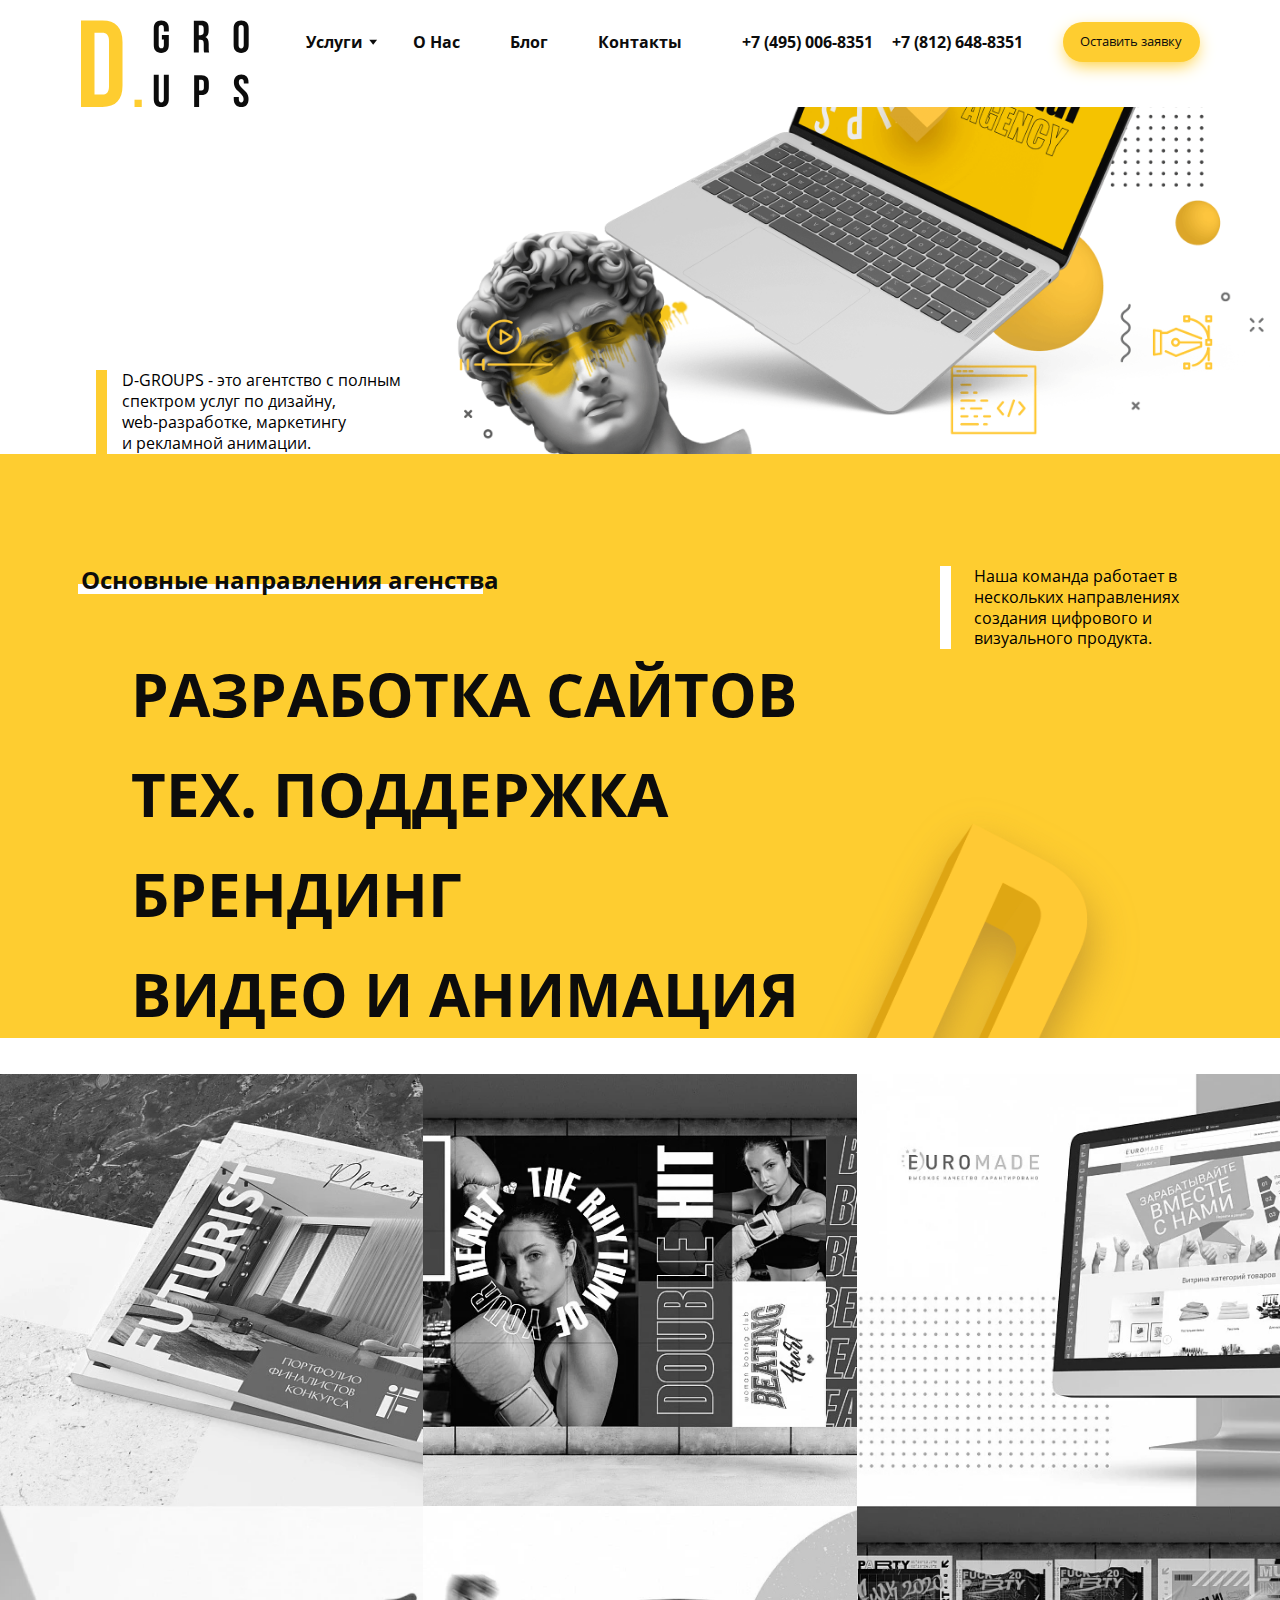
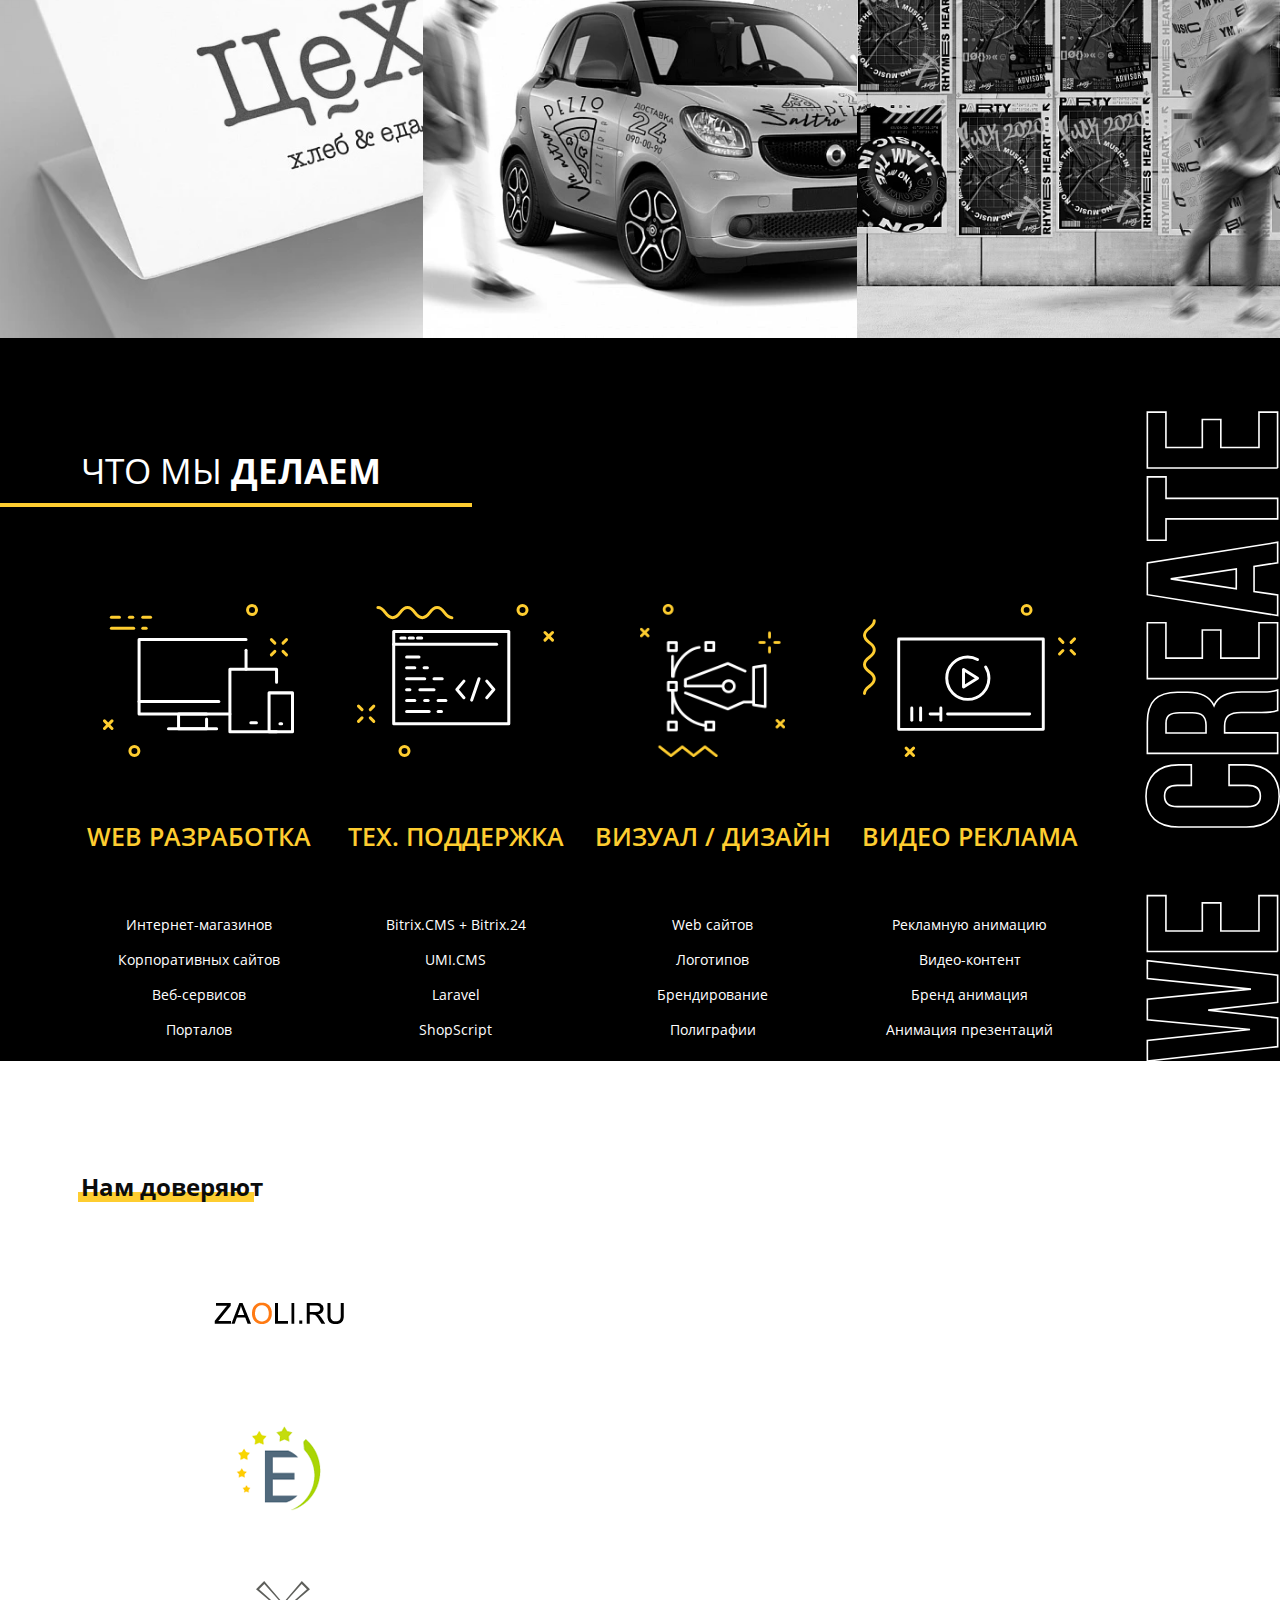
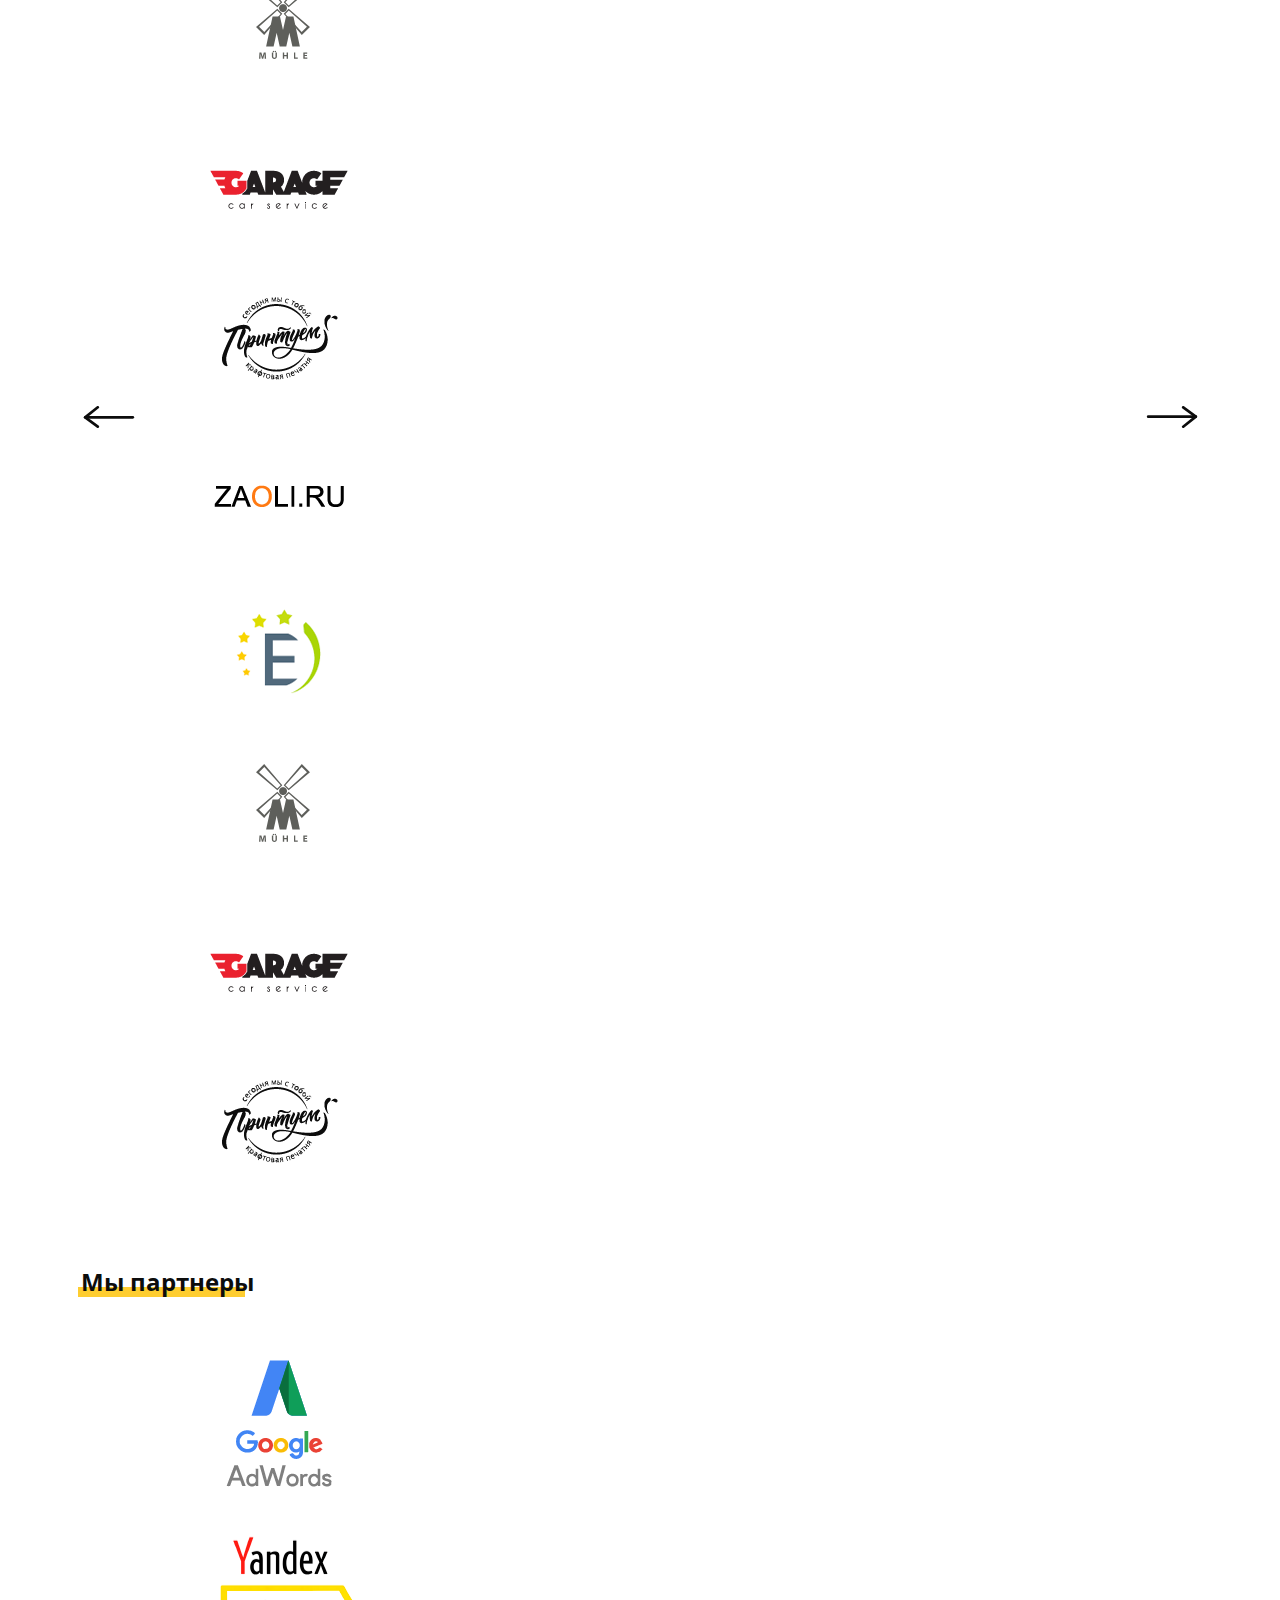
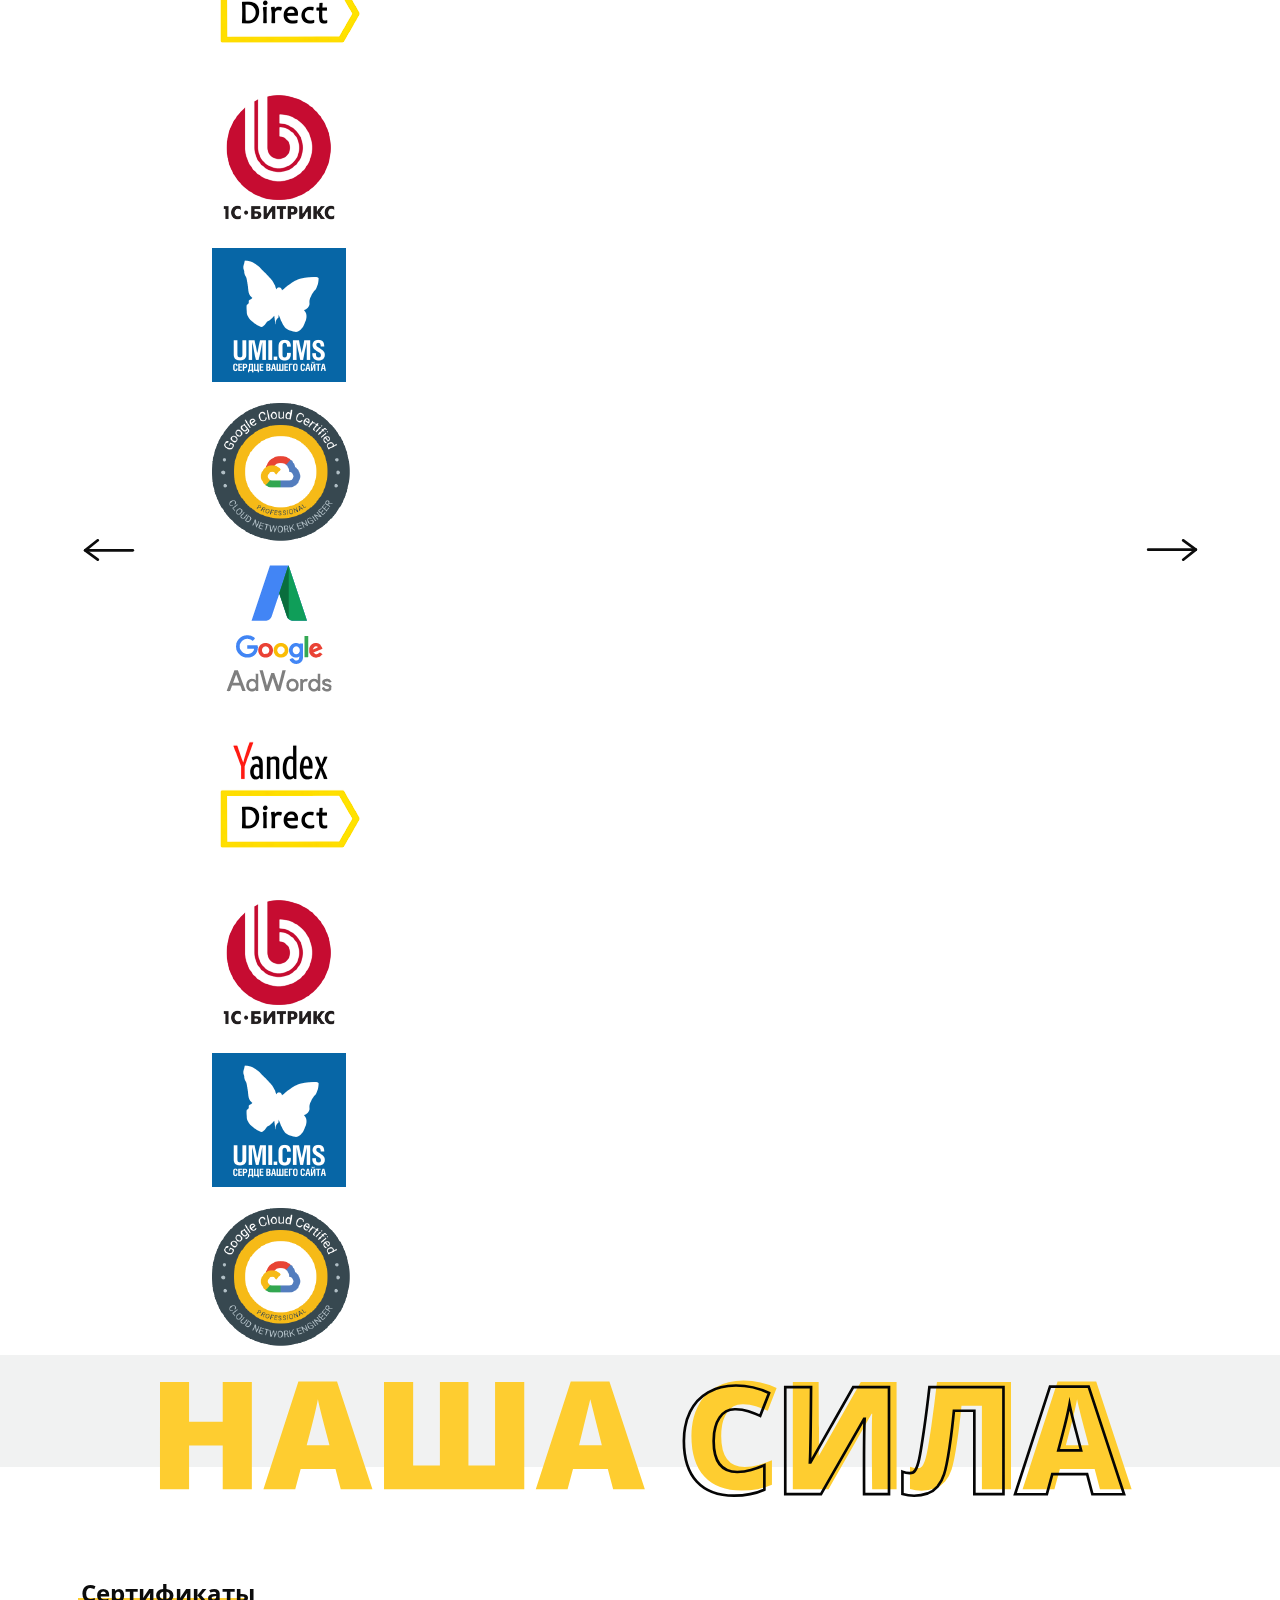
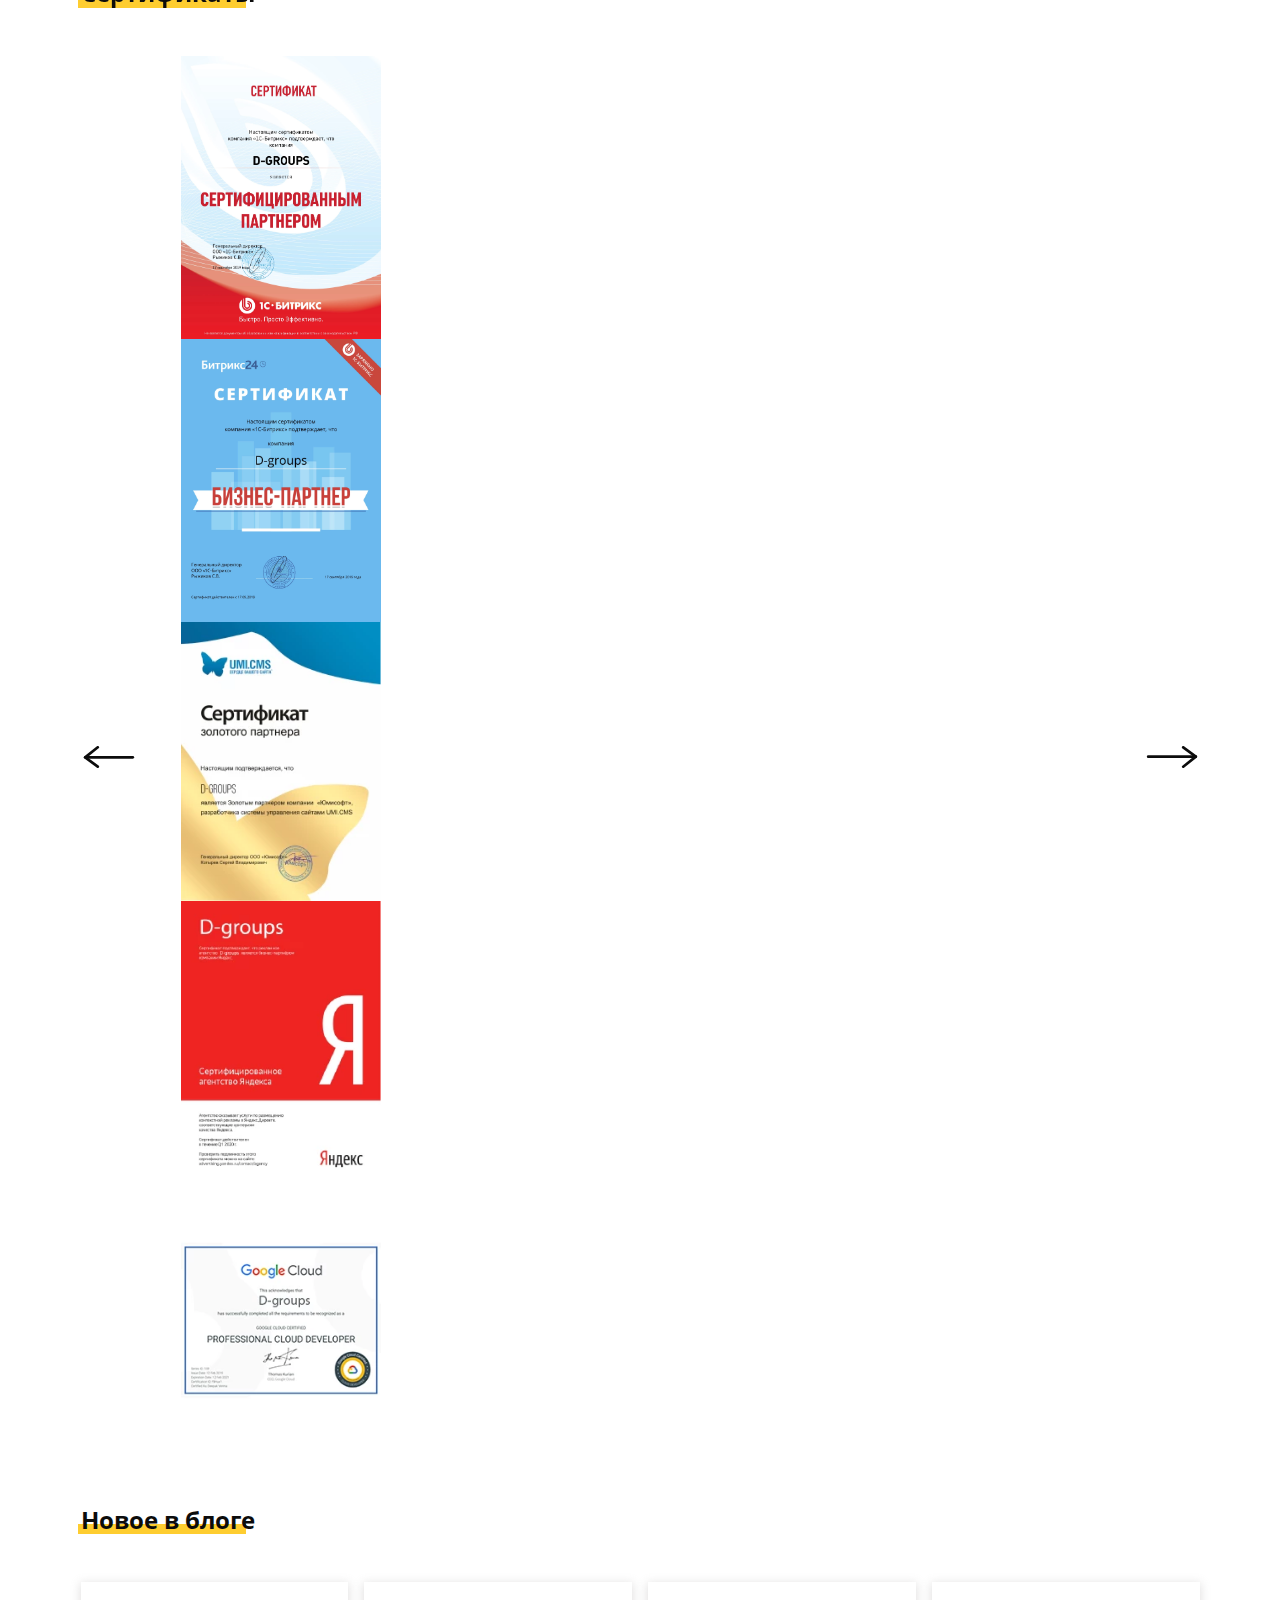
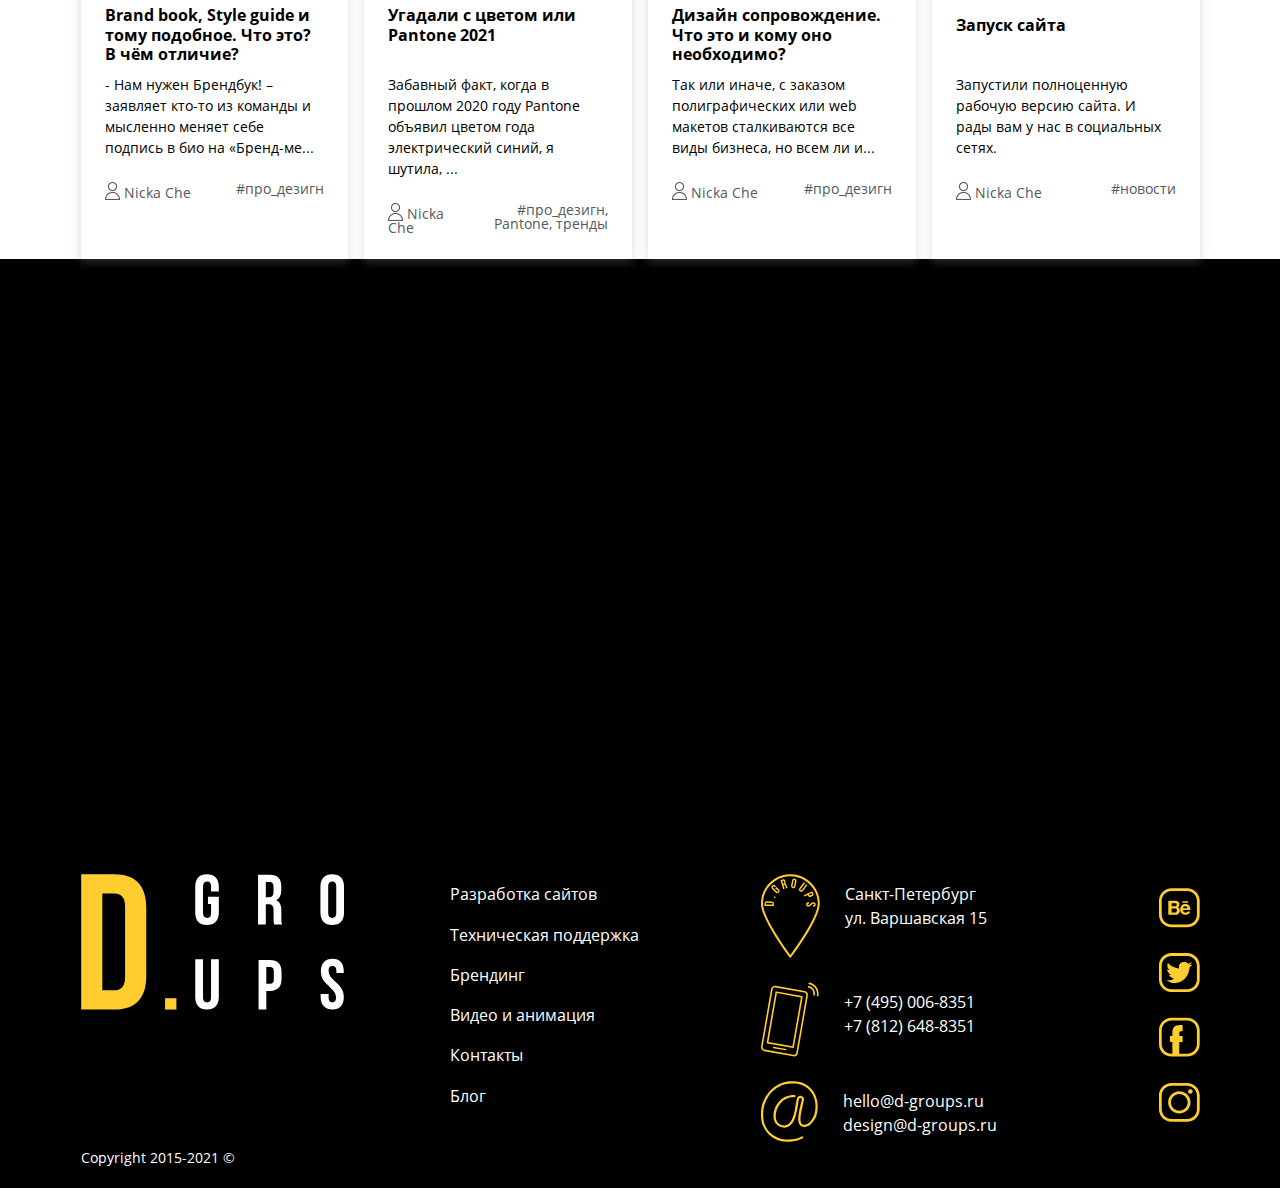
<file: index.html>
<!DOCTYPE html>
<html lang="ru">
<head>
	<meta charset="utf-8">
	<meta name="viewport" content="width=device-width, initial-scale=1.0">
	<meta name="description" content="Мы в компании D-groups занимаемся основными направлениями развития бизнеса клиентов, такими как созданием и поддержкой веб сайтов и реализацию дизайна и брендинга для бизнеса.">
	<link rel="preload" href="assets/fonts/open-sans-v17-vietnamese_latin-ext_latin_greek-ext_greek_cyrillic-ext_cyrillic-regular.woff2" as="font" type="font/woff2" crossorigin>
	<link rel="preload" href="https://d-groups.ru/local/templates/dgroupsNew/assets/fonts/open-sans-v17-vietnamese_latin-ext_latin_greek-ext_greek_cyrillic-ext_cyrillic-600.woff2" as="font" type="font/woff2" crossorigin="anonymous">
	<link rel="preload" href="assets/fonts/open-sans-v17-vietnamese_latin-ext_latin_greek-ext_greek_cyrillic-ext_cyrillic-700.woff2" as="font" type="font/woff2" crossorigin>
	<link rel="stylesheet" href="assets/css/style.css">
	<title>D-groups - разработка и продвижение сайтов, тех поддержка и обслуживание. Дизайн и брендинг бизнеса</title>
</head>
<body>
	<!--Sprite-->
	<svg class="sprite">
		<symbol id="arrow-dropdown" viewBox="0 0 9 6">
			<g><g><path d="M4.826.216L.914 5.172h7.823z"/></g></g>
		</symbol>
		<symbol id="arrow-slider" viewBox="0 0 56.7 24.8">
			<g>
			<polyline class="st0" points="15.7,23.3 1.5,12.8 15.7,1.5 	"/>
			<line class="st0" x1="1.5" y1="12.8" x2="55.2" y2="12.8"/>
			<style>
				.st0{fill:none;stroke-width:3;stroke-linecap:round;stroke-linejoin:round;stroke-miterlimit:10;}
			</style>
			</g>
		</symbol>
	</svg>

	<div class="wrapper">
		<header class="header" id="header">
				<div class="container">
					<div class="row">
						<div class="col-3 col-xxl-3 col-xl-2 col-lg-2">
							<a href="/" class="header__logo logo-nofixed">
								<img src="assets/images/logo.svg" alt="Логотип">
							</a>
							<a href="/" class="header__logo logo-fixed">
								<img src="assets/images/logo-white.svg" alt="Логотип">
							</a>
						</div>
						<div class="col-9 col-xxl-9 col-xl-10 col-lg-10">
							<nav class="header__menu menu">
								<ul class="menu__nav nav">
									<li class="nav__dropdown nav__list">
										<span class="nav__link header__link">Услуги</span>
										<span>
											<svg class="nav__dropdown__arrow">
												<use xlink:href="#arrow-dropdown"></use>
											</svg>
										</span>
										<ul class="nav__dropdown__menu">
											<li><a href="#">Разработка сайтов</a></li>
											<li><a href="#">Поддержка сайтов</a></li>
											<li>
												<a href="#">Дизайн</a>
												<ul class="menu__marker">
													<li><a href="brand.html">Брендинг</a></li>
													<li><a href="#">Поддержка</a></li>
													<li><a href="#">Логотипа</a></li>
													<li><a href="#">Полиграфии</a></li>
												</ul>
											</li>
											<li><a href="video.html">Видео и анимация</a></li>
										</ul>
									</li>
									<li class="nav__list"><a href="#" class="nav__link header__link">О Нас</a></li>
									<li class="nav__list"><a href="blog.html" class="nav__link header__link">Блог</a></li>
									<li class="nav__list"><a href="#" class="nav__link header__link">Контакты</a></li>
								</ul>
								<div class="header__phones phones">
									<a href="tel:+74950068351" class="header__link">+7 (495) 006-8351</a>
									<a href="tel:+78126488351" class="header__link">+7 (812) 648-8351</a>
								</div>
								<div class="header__btn">
									<a href="#" class="btn">Оставить заявку</a>
								</div>
									<div class="burger" id="burger">
									<span class="burger__item"></span>
								</div>
							</nav>
						</div>
					</div>
				</div>
			</header>
			<div class="fullpage" id="fullpage">
				<!--Intro-->
				<div class="block-intro block-intro_p section" id="intro">
					<div class="container">
						<div class="row">
							<div class="col-lg-4 col-md-5 col-sm-9">
								<div class="block-intro__info animated fadeIn delay-1s">
									<div class="block__text block__text-line">
									D-GROUPS - это агентство с полным<br> спектром услуг по дизайну,<br> web-разработке, маркетингу<br> и рекламной анимации.
									</div>
								</div>
							</div>
						</div>
					</div>
					<div class="block-intro__banner">
						<div class="block-intro__notebook">
							<img src="assets/images/intro_index_notebook.png" alt="">
						</div>
						<div class="block-intro__bust animated fadeInRight">
							<img src="assets/images/intro_index_bust.png" alt="">
						</div>
					</div>
				</div>
				<!--/intro-->
				<!--Create-->
				<section class="block-create bg-yellow block section">
					<div class="container relative">
						<div class="block__header">
							<h2 class="block-create__title title">Основные направления агенства</h2>
						</div>
						<ul class="block-create__menu">
							<li><a href="#" class="block-create__link">Разработка сайтов</a></li>
							<li><a href="#" class="block-create__link">Тех. поддержка</a></li>
							<li><a href="brand.html" class="block-create__link">Брендинг</a></li>
							<li><a href="video.html" class="block-create__link">Видео и анимация</a></li>
						</ul>
						<div class="block-create__info block__text block__text-line block__text-line_white">
							Наша команда работает в нескольких направлениях создания цифрового и визуального продукта.
						</div>
						<div class="block-create__letter">
							<img src="assets/images/3d_d.png" alt="">
						</div>
					</div>
				</section>
				<!--/create-->
				<!--Portfolio-->
				<div class="block-portfolio section">
					<div class="row">
						<div class="col-lg-4 col-md-6 col-12">
							<a href="#" class="block-portfolio__item">
								<img src="assets/images/futurist.webp" alt="Дизайн каталога интерьеров для победителей конкурса FUTURIST от RBI">
							</a>
						</div>
						<div class="col-lg-4 col-md-6 col-12">
							<a href="#" class="block-portfolio__item">
								<img src="assets/images/beat.webp" alt="Брендинг Для женского боксерского клуба «HEART BEAT»">
							</a>
						</div>
						<div class="col-lg-4 col-md-6 col-12">
							<a href="#" class="block-portfolio__item">
								<img src="assets/images/euromade.webp" alt="Euro">
							</a>
						</div>
						<div class="col-lg-4 col-md-6 col-12">
							<a href="#" class="block-portfolio__item">
								<img src="assets/images/cex.webp" alt="Логотип Для пекарни с ёмким названием «ЦЕХ»">
							</a>
						</div>
						<div class="col-lg-4 col-md-6 col-12">
							<a href="#" class="block-portfolio__item">
								<img src="assets/images/pezzo.webp" alt="Брендинг для пиццерии «Un altro Pezzo»">
							</a>
						</div>
						<div class="col-lg-4 col-md-6 col-12">
							<a href="#" class="block-portfolio__item">
								<img src="assets/images/party.webp" alt="Мерч бук для закрытой вечеринки 2020">
							</a>
						</div>
					</div>
				</div>
				<!--/portfolio-->
				<!--WeDo-->
				<section class="block block-wedo section">
					<div class="container">
						<h2 class="title-big title-big_line">Что мы <span>делаем</span></h2>
						<div class="block-wedo__content">
							<div class="row">
								<div class="col-lg-3 col-md-6 col-12">
									<div class="block-wedo__item">
										<a href="#">
											<img src="assets/images/icon_web.svg" alt="Web разработка">
										</a>
										<h3><a class="block-wedo__title title-yellow_semibold" href="#"> Web разработка</a></h3>
										<ul class="block-wedo__menu">
											<li><a href="#" class="block-wedo__link">Интернет-магазинов</a></li>
											<li><a href="#" class="block-wedo__link">Корпоративных сайтов</a></li>
											<li><a href="#" class="block-wedo__link">Веб-сервисов</a></li>
											<li><a href="#" class="block-wedo__link">Порталов</a></li>
										</ul>
									</div><!--/block-wedo__item-->
								</div>
								<div class="col-lg-3 col-md-6 col-12">
									<div class="block-wedo__item">
										<a href="#">
											<img src="assets/images/icon_teh.svg" alt="Тех. поддержка">
										</a>
										<h3><a class="block-wedo__title title-yellow_semibold" href="#">Тех. поддержка</a></h3>
										<ul class="block-wedo__menu">
											<li><a href="#" class="block-wedo__link">Bitrix.CMS + Bitrix.24</a></li>
											<li><a href="#" class="block-wedo__link">UMI.CMS</a></li>
											<li><a href="#" class="block-wedo__link">Laravel</a></li>
											<li><a href="#" class="block-wedo__link">ShopScript</a></li>
										</ul>
									</div><!--/block-wedo__item-->
								</div>
								<div class="col-lg-3 col-md-6 col-12">
									<div class="block-wedo__item">
										<a href="#">
											<img src="assets/images/icon_design.svg" alt="Визуал / Дизайн">
										</a>
										<h3><a class="block-wedo__title title-yellow_semibold" href="#"> Визуал / Дизайн</a></h3>
										<ul class="block-wedo__menu">
											<li><a href="#" class="block-wedo__link">Web сайтов</a></li>
											<li><a href="#" class="block-wedo__link">Логотипов</a></li>
											<li><a href="#" class="block-wedo__link">Брендирование</a></li>
											<li><a href="#" class="block-wedo__link">Полиграфии</a></li>
										</ul>
									</div><!--/block-wedo__item-->
								</div>
								<div class="col-lg-3 col-md-6 col-12">
									<div class="block-wedo__item">
										<a href="#">
											<img src="assets/images/icon_video.svg" alt="Видео реклама">
										</a>
										<h3><a class="block-wedo__title title-yellow_semibold" href="#">Видео реклама</a></h3>
										<ul class="block-wedo__menu">
											<li><a href="#" class="block-wedo__link">Рекламную анимацию</a></li>
											<li><a href="#" class="block-wedo__link">Видео-контент</a></li>
											<li><a href="#" class="block-wedo__link">Бренд анимация</a></li>
											<li><a href="#" class="block-wedo__link">Анимация презентаций</a></li>
										</ul>
									</div><!--/block-wedo__item-->
								</div>
							</div>
						</div>
					</div>
				</section>
				<!--/weDo-->
				<!--Trust-->
				<section class="block block-trust section">
					<div class="container">
						<div class="block-trust__slider block-trust__slider_clients">
							<h2 class="title title-line_yellow">Нам доверяют</h2>
							<div class="slider__block">
								<div class="slider-trust slider-trust_clients">
									<div class="slider-trust__wrapper">
										<div class="slider-trust__item">
											<img src="assets/images/zaoli.png" alt="">
										</div>
									</div>
									<div class="slider-trust__wrapper">
										<div class="slider-trust__item">
											<img src="assets/images/euro.png" alt="">
										</div>
									</div>
									<div class="slider-trust__wrapper">
										<div class="slider-trust__item">
											<img src="assets/images/muh.png" alt="">
										</div>
									</div>
									<div class="slider-trust__wrapper">
										<div class="slider-trust__item">
											<img src="assets/images/garage.png" alt="">
										</div>
									</div>
									<div class="slider-trust__wrapper">
										<div class="slider-trust__item">
											<img src="assets/images/printuem.png" alt="">
										</div>
									</div>
									<div class="slider-trust__wrapper">
										<div class="slider-trust__item">
											<img src="assets/images/zaoli.png" alt="">
										</div>
									</div>
									<div class="slider-trust__wrapper">
										<div class="slider-trust__item">
											<img src="assets/images/euro.png" alt="">
										</div>
									</div>
									<div class="slider-trust__wrapper">
										<div class="slider-trust__item">
											<img src="assets/images/muh.png" alt="">
										</div>
									</div>
									<div class="slider-trust__wrapper">
										<div class="slider-trust__item">
											<img src="assets/images/garage.png" alt="">
										</div>
									</div>
									<div class="slider-trust__wrapper">
										<div class="slider-trust__item">
											<img src="assets/images/printuem.png" alt="">
										</div>
									</div>
								</div><!--/slider-trust-->
								<div class="arrows">
									<svg class="slider__arrow slider__arrow-prev slider-clients__arrow-prev">
										<use xlink:href="#arrow-slider"></use>
									</svg>
									<svg class="slider__arrow slider__arrow-next slider-clients__arrow-next">
										<use xlink:href="#arrow-slider"></use>
									</svg>
								</div>
							</div>
						</div><!--/block-trust__slider-->
						<div class="block-trust__slider block-trust__slider_partners">
							<h2 class="title title-line_yellow">Мы партнеры</h2>
							<div class="slider__block slider__block_partners">
								<div class="slider-trust slider-trust_partners">
									<div class="slider-trust__wrapper">
										<div class="slider-trust__item">
											<img src="assets/images/google.png" alt="">
										</div>
									</div>
									<div class="slider-trust__wrapper">
										<div class="slider-trust__item">
											<img src="assets/images/yandex.png" alt="">
										</div>
									</div>
									<div class="slider-trust__wrapper">
										<div class="slider-trust__item">
											<img src="assets/images/bitrix.png" alt="">
										</div>
									</div>
									<div class="slider-trust__wrapper">
										<div class="slider-trust__item">
											<img src="assets/images/umi.png" alt="">
										</div>
									</div>
									<div class="slider-trust__wrapper">
										<div class="slider-trust__item">
											<img src="assets/images/cloud.png" alt="">
										</div>
									</div>
									<div class="slider-trust__wrapper">
										<div class="slider-trust__item">
											<img src="assets/images/google.png" alt="">
										</div>
									</div>
									<div class="slider-trust__wrapper">
										<div class="slider-trust__item">
											<img src="assets/images/yandex.png" alt="">
										</div>
									</div>
									<div class="slider-trust__wrapper">
										<div class="slider-trust__item">
											<img src="assets/images/bitrix.png" alt="">
										</div>
									</div>
									<div class="slider-trust__wrapper">
										<div class="slider-trust__item">
											<img src="assets/images/umi.png" alt="">
										</div>
									</div>
									<div class="slider-trust__wrapper">
										<div class="slider-trust__item">
											<img src="assets/images/cloud.png" alt="">
										</div>
									</div>
								</div><!--/slider-trust-->
								<div class="arrows">
									<svg class="slider__arrow slider__arrow-prev slider-partners__arrow-prev">
										<use xlink:href="#arrow-slider"></use>
									</svg>
									<svg class="slider__arrow slider__arrow-next slider-partners__arrow-next">
										<use xlink:href="#arrow-slider"></use>
									</svg>
								</div>
							</div>
						</div><!--/block-trust__slider-->
						<div class="scroll"></div>
					</div>
				</section>
				<!--/trust-->
				<!--Power-->
				<section class="block block-power section bg-gray" id="power">
					<div class="container">
						<div class="block-power__content power-block">
							
								<img class="block-power__images" src="assets/images/power_1.svg" alt="">
							
							<div class="block-power__images block-power__decor block-power__decor-dash">
								<img src="assets/images/power_2.svg" alt="">
							</div>
							<div class="block-power__images block-power__decor block-power__decor-icon">
								<img src="assets/images/power_4.svg" alt="">
							</div>
							<div class="block-power__images block-power__decor block-power__decor-words">
								<img src="assets/images/power_3.svg" alt="">
							</div>
						</div>
					</div>
				</section>
				<!--/power-->

				<section class="block section">
					<div class="container">
						<div class="block__slider block__slider_index">
							<h2 class="title title-line_yellow">Сертификаты</h2>
							<div class="slider__block">
								<div class="slider-certificates">
									<div class="slider-certificates__wrapper">
										<div class="slider-certificates__item">
											<img src="assets/images/certificate-bitrix_01.webp" alt="">
										</div>
									</div>
									<div class="slider-certificates__wrapper">
										<div class="slider-certificates__item">
											<img src="assets/images/certificate-bitrix_02.webp" alt="">
										</div>
									</div>
									<div class="slider-certificates__wrapper">
										<div class="slider-certificates__item">
											<img src="assets/images/certificate-umi.webp" alt="">
										</div>
									</div>
									<div class="slider-certificates__wrapper">
										<div class="slider-certificates__item">
											<img src="assets/images/certificate-yandex.webp" alt="">
										</div>
									</div>
									<div class="slider-certificates__wrapper">
										<div class="slider-certificates__item">
											<img src="assets/images/certificate-cloud.webp" alt="">
										</div>
									</div>
								</div><!--/slider-certificates-->
								<div class="arrows">
									<svg class="slider__arrow slider__arrow-prev slider-certificates__arrow-prev">
										<use xlink:href="#arrow-slider"></use>
									</svg>
									<svg class="slider__arrow slider__arrow-next slider-certificates__arrow-next">
										<use xlink:href="#arrow-slider"></use>
									</svg>
								</div>
							</div>
						</div><!--/block__slider-->
						<div class="block__news news">
							<h2 class="title title-line_yellow">Новое в блоге</h2>
							<div class="block__news__content news__content">
								<div class="news__col">
									<div class="news__item">
										<h3><a class="news__title" href="#">Brand book, Style guide и тому подобное. Что это? В чём отличие?</a></h3>
										<div class="news__anons">
										 - Нам нужен Брендбук! – заявляет кто-то из команды и мысленно меняет себе подпись в био на «Бренд-ме... 
										</div>
										<div class="news__info">
											<div class="new__autor">
												<img src="assets/images/author.webp" alt="">
												<span>Nicka Che</span>
											</div>
											<div class="news__tags">#про_дезигн</div>
										</div>
									</div><!--/news__item-->
								</div>
								<div class="news__col">
									<div class="news__item">
										<h3><a class="news__title" href="#">Угадали с цветом или Pantone 2021</a></h3>
										<div class="news__anons">
										 Забавный факт, когда в прошлом 2020 году Pantone объявил цветом года электрический синий, я шутила, ...
										</div>
										<div class="news__info">
											<div class="new__autor">
												<img src="assets/images/author.webp" alt="">
												<span>Nicka Che</span>
											</div>
											<div class="news__tags">#про_дезигн, Pantone, тренды</div>
										</div>
									</div><!--/news__item-->
								</div>
								<div class="news__col">
									<div class="news__item">
										<h3><a class="news__title" href="#">Дизайн сопровождение. Что это и кому оно необходимо?</a></h3>
										<div class="news__anons">
										Так или иначе, с заказом полиграфических или web макетов сталкиваются все виды бизнеса, но всем ли и...
										</div>
										<div class="news__info">
											<div class="new__autor">
												<img src="assets/images/author.webp" alt="">
												<span>Nicka Che</span>
											</div>
											<div class="news__tags">#про_дезигн</div>
										</div>
									</div><!--/news__item-->
								</div>
								<div class="news__col">
									<div class="news__item">
										<h3><a class="news__title news__title_short" href="#">Запуск сайта</a></h3>
										<div class="news__anons">
										Запустили полноценную рабочую версию сайта. И рады вам у нас в социальных сетях.
										</div>
										<div class="news__info">
											<div class="new__autor">
												<img src="assets/images/author.webp" alt="">
												<span>Nicka Che</span>
											</div>
											<div class="news__tags">#новости</div>
										</div>
									</div><!--/news__item-->
								</div>
							</div><!--/news__block-->
						</div>
					</div>
				</section>

				<!--Footer-->
				<footer class="footer section">
					<div class="footer__inner">
						<div class="map-block">
							<iframe src="https://yandex.ru/map-widget/v1/?um=constructor%3A7e0213c07e7f49e4aed4ea2635091c2e552f78369f2253c221537f27af4eb2f7&amp;source=constructor" width="100%" height="100%" frameborder="0"></iframe>
						</div>
						<div class="footer__content">
							<div class="container container-footer">
								<div class="row">
									<div class="col-xl-3 col-lg-2 col-md-2 col-12">
										<a href="/" class="footer__logo">
											<img src="assets/images/logo-white.svg" alt="лого">
										</a>
									</div>
									<div class="col-xxl-2 col-1 footer__freeplace"></div>
									<div class="col-xl-2 col-lg-3 col-md-3 col-5 p-md-0">
										<div class="footer__menu">
											<div class="footer__menu__column">
											<a href="#" class="footer__text footer__link">Разработка сайтов</a>
											<a href="#" class="footer__text footer__link">Техническая поддержка</a>
											<a href="brand.html" class="footer__text footer__link">Брендинг</a>
											<a href="video.html" class="footer__text footer__link">Видео и анимация</a>
										</div>
										<div class="footer__menu__column">
											<a href="#" class="footer__text footer__link">Контакты</a>
											<a href="blog.html" class="footer__text footer__link">Блог</a>
										</div>
										</div>
									</div>
									<div class="col-1 footer__freeplace"></div>
									<div class="col-xxl-3 col-lg-4 col-md-4 col-7">
										<div class="footer__about">
											<div class="footer__icon">
												<img src="assets/images/pin.svg" alt="иконка локации">
											</div>
											<div class="footer__text footer__info">Санкт-Петербург<br>ул. Варшавская 15</div>
										</div>
										<div class="footer__about">
											<div class="footer__icon footer__icon-phone">
												<img src="assets/images/phone.svg" alt="иконка телефона">
											</div>
											<div class="footer__info">
												<a href="tel:+74950068351" class="footer__text footer__link">+7 (495) 006-8351</a>
												<a href="tel:+78126488351" class="footer__text footer__link">+7 (812) 648-8351</a>
											</div>
										</div>
										<div class="footer__about">
											<div class="footer__icon">
												<img src="assets/images/mail.svg" alt="иконка почты">
											</div>
											<div class="footer__info">
												<a href="mailto:hello@d-groups.ru" class="footer__text footer__link">hello@d-groups.ru</a>
												<a href="mailto:dev@d-groups.ru" class="footer__text footer__link">design@d-groups.ru</a>
											</div>
										</div>
									</div>
									<div class="col-md-1 col-12">
										<div class="footer__social">
											<a href="#" class="footer__icon-social" target="blank">
												<img src="assets/images/behance.svg" alt="behance">
											</a>
											<a href="#" class="footer__icon-social" target="blank">
												<img src="assets/images/twitter.svg" alt="twitter">
											</a>
											<a href="#" class="footer__icon-social" target="blank">
												<img src="assets/images/facebook.svg" alt="facebook">
											</a>
											<a href="#" class="footer__icon-social" target="blank">
												<img src="assets/images/instagram.svg" alt="instagram">
											</a>
										</div>
									</div>
									<div class="col-12">
										<div class="footer__copyright footer__text">Copyright 2015-2021 ©</div>
									</div>
								</div>
							</div>
						</div>
					</div>
				</footer>
				<!--/footer-->
			</div>
			<nav class="header__menu_mobile">
										<ul class="pl-0">
											<li>
												<span class="nav__link header__link">Услуги:</span>
												<ul>
													<li class="menu__dots"><a class="nav__link header__link" href="#">Разработка сайтов</a></li>
													<li class="menu__dots"><a class="nav__link header__link" href="#">Поддержка сайтов</a></li>
													<li class="menu__dots">
														<a class="nav__link header__link" href="#">Дизайн</a>
														<ul class="menu__marker">
															<li><a class="header__link" href="brand.html">Брендинг</a></li>
															<li><a class="header__link" href="#">Поддержка</a></li>
															<li><a class="header__link" href="#">Логотипа</a></li>
															<li><a class="header__link" href="#">Полиграфии</a></li>
														</ul>
													</li>
													<li class="menu__dots"><a class="nav__link header__link" href="video.html">Видео и анимация</a></li>
												</ul>
											</li>
											<li><a href="#" class="nav__link header__link">О Нас</a></li>
											<li><a href="blog.html" class="nav__link header__link">Блог</a></li>
											<li><a href="#" class="nav__link header__link">Контакты</a></li>
										</ul>
										<div class="header__btn_mobile">
											<a href="#" class="btn">Оставить заявку</a>
										</div>
									</div>
			</nav>


	<script src="assets/js/jquery-3.6.0.min.js"></script>
	<script src="assets/js/slick.min.js"></script>
	<script src="https://alvarotrigo.com/fullPage/fullpage.min.js"></script>
	<script src="assets/js/script.js"></script>
</body>
</html>
</file>
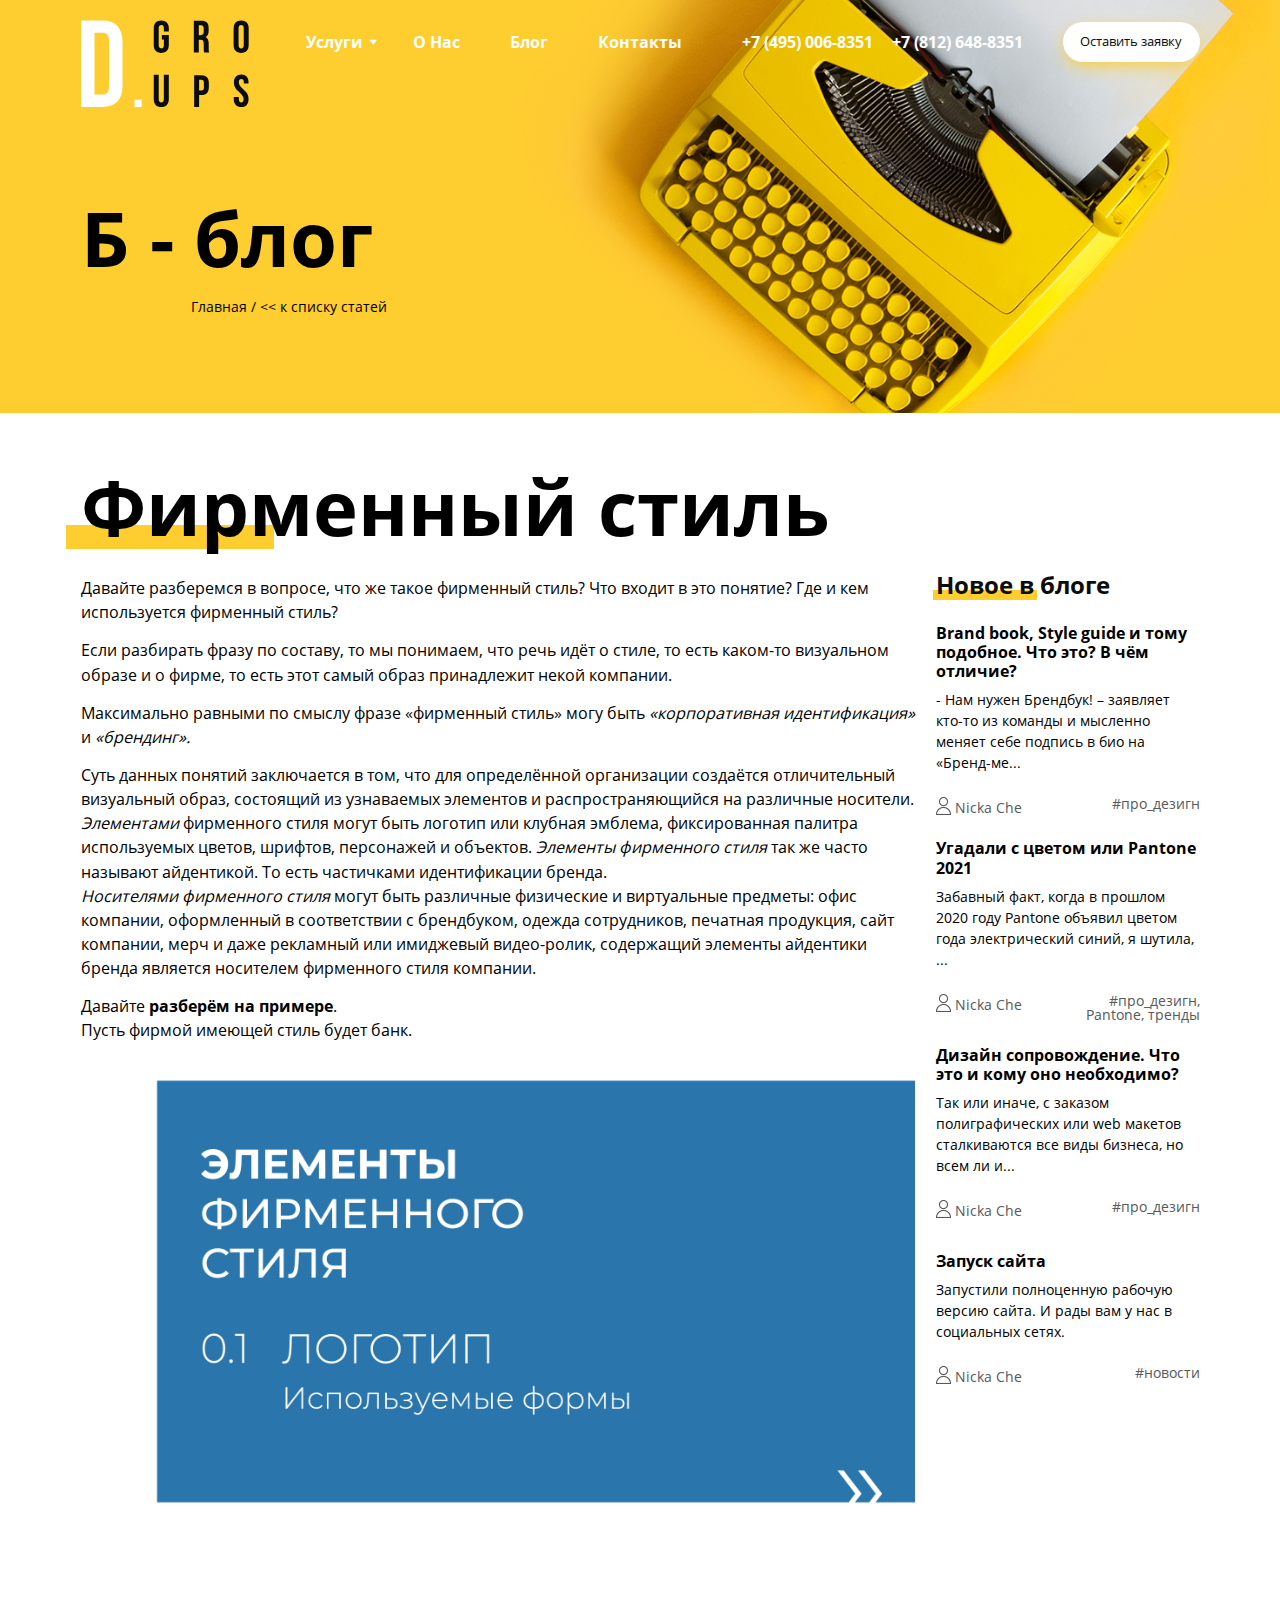
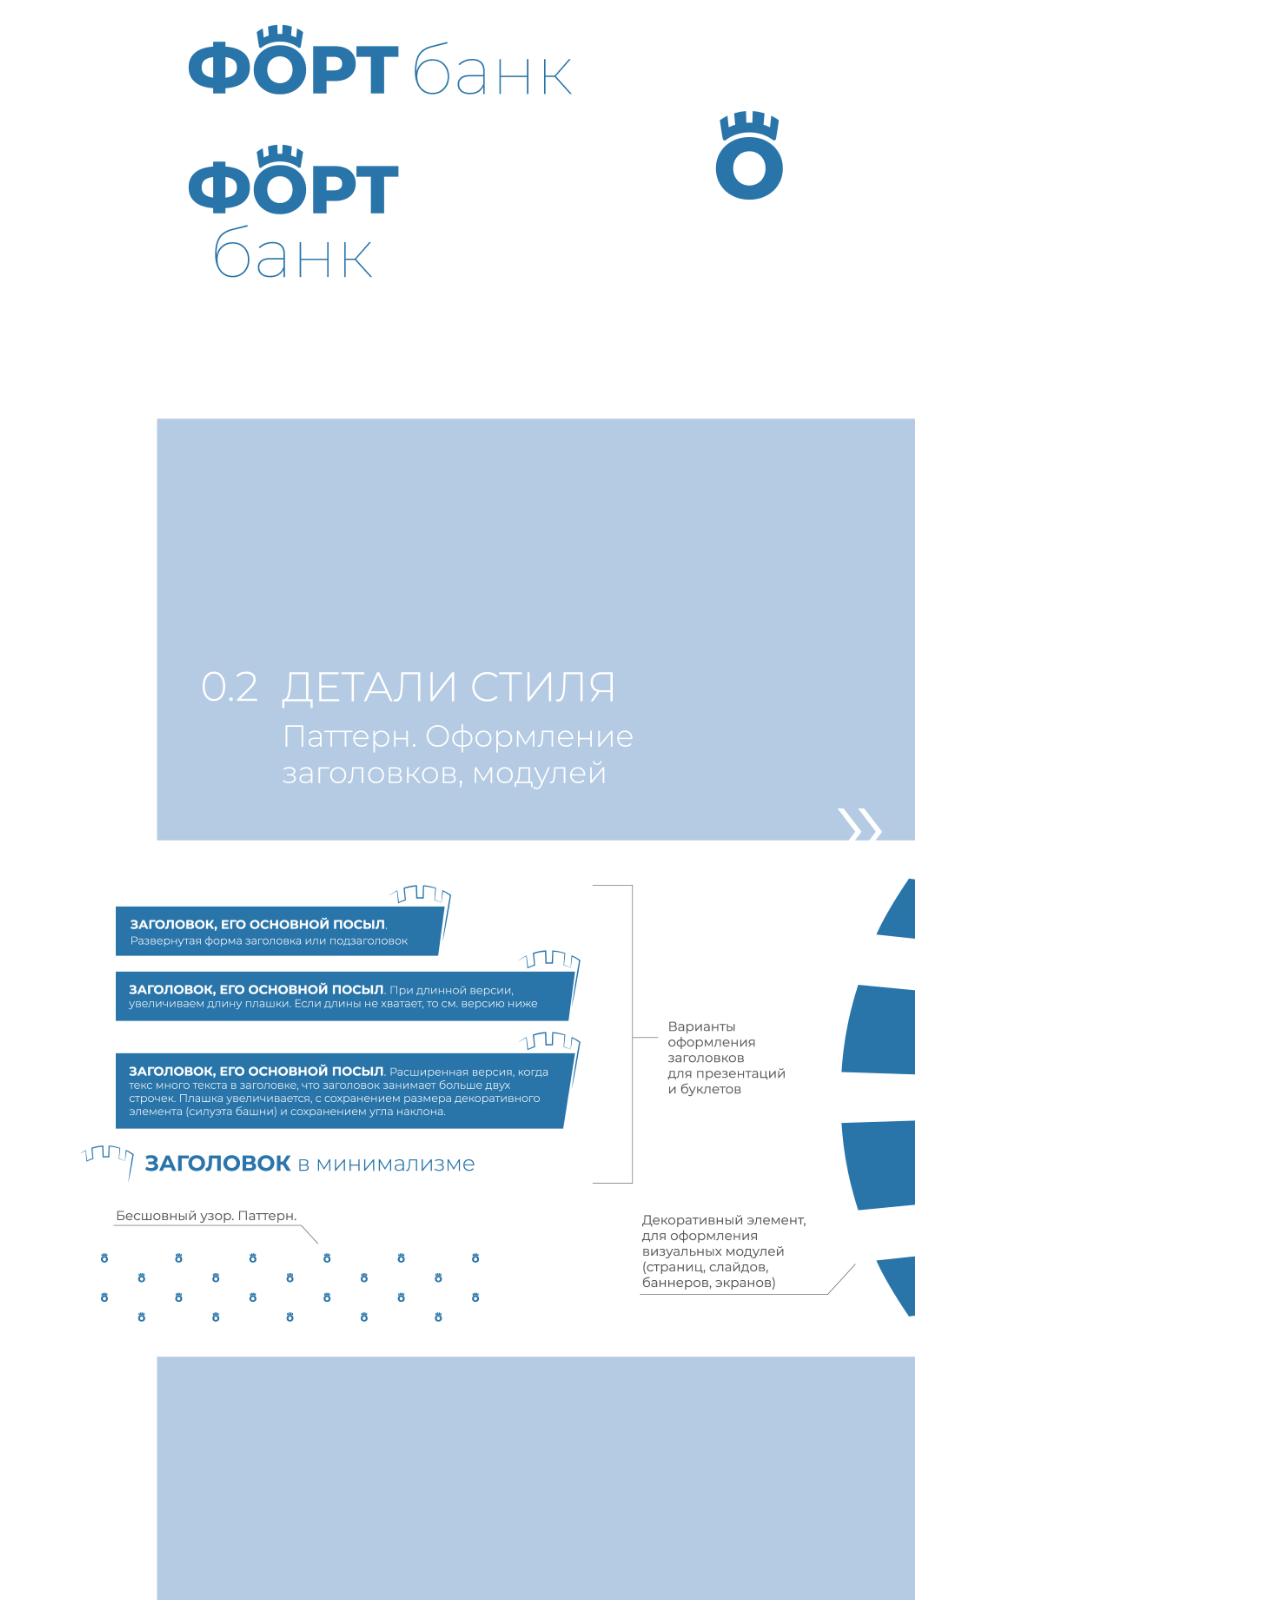
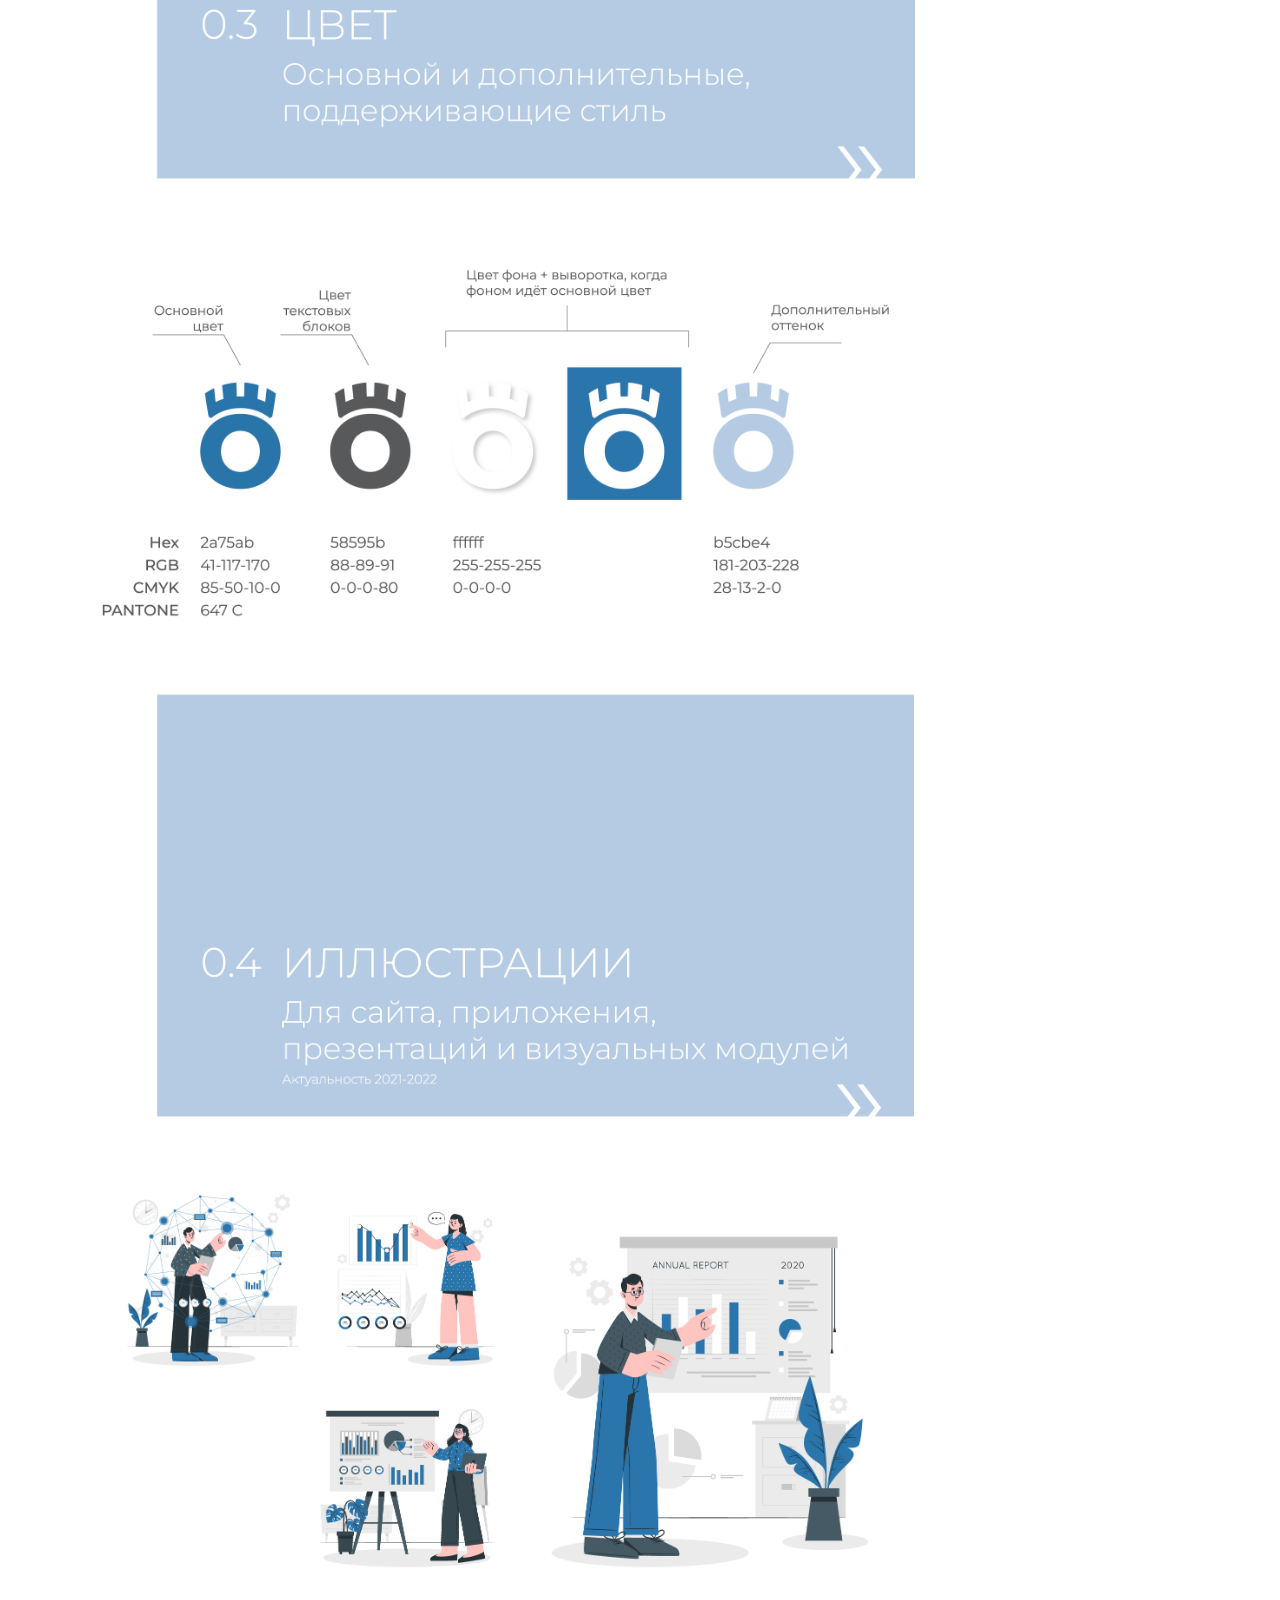
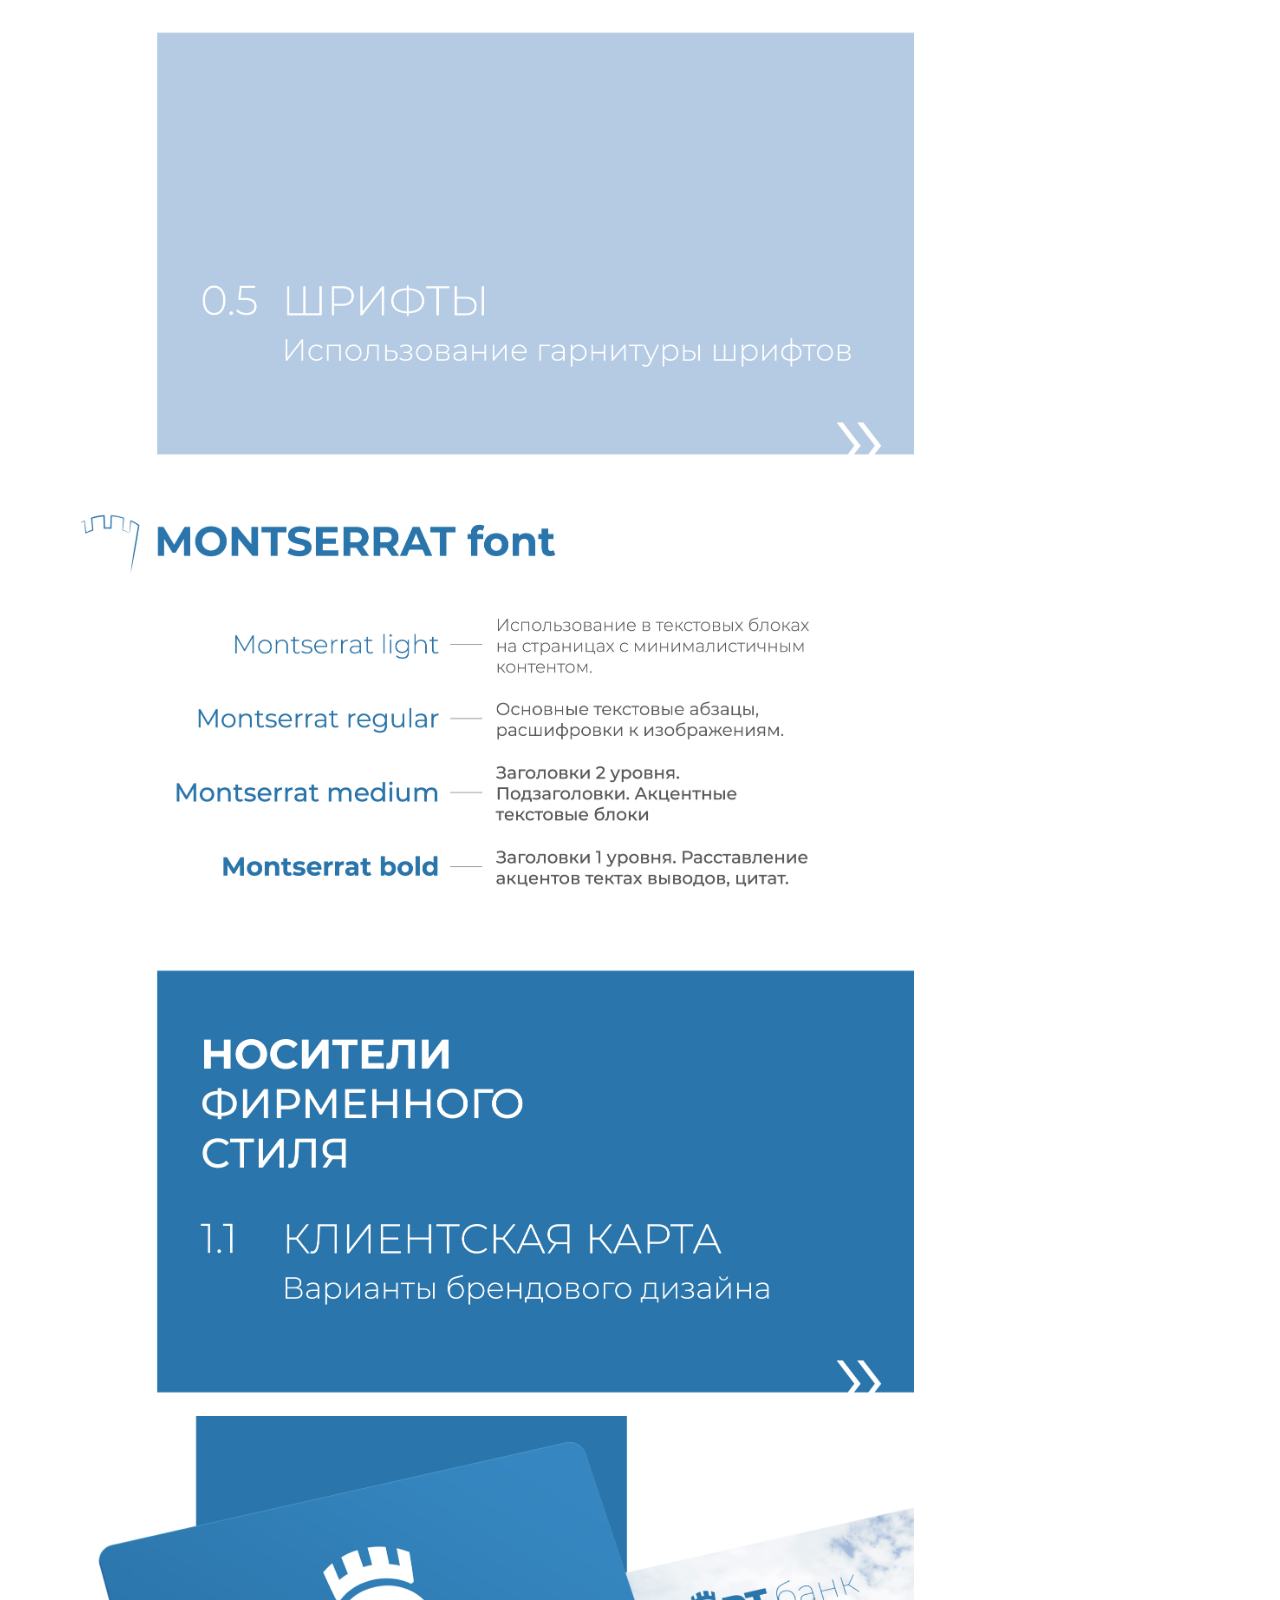
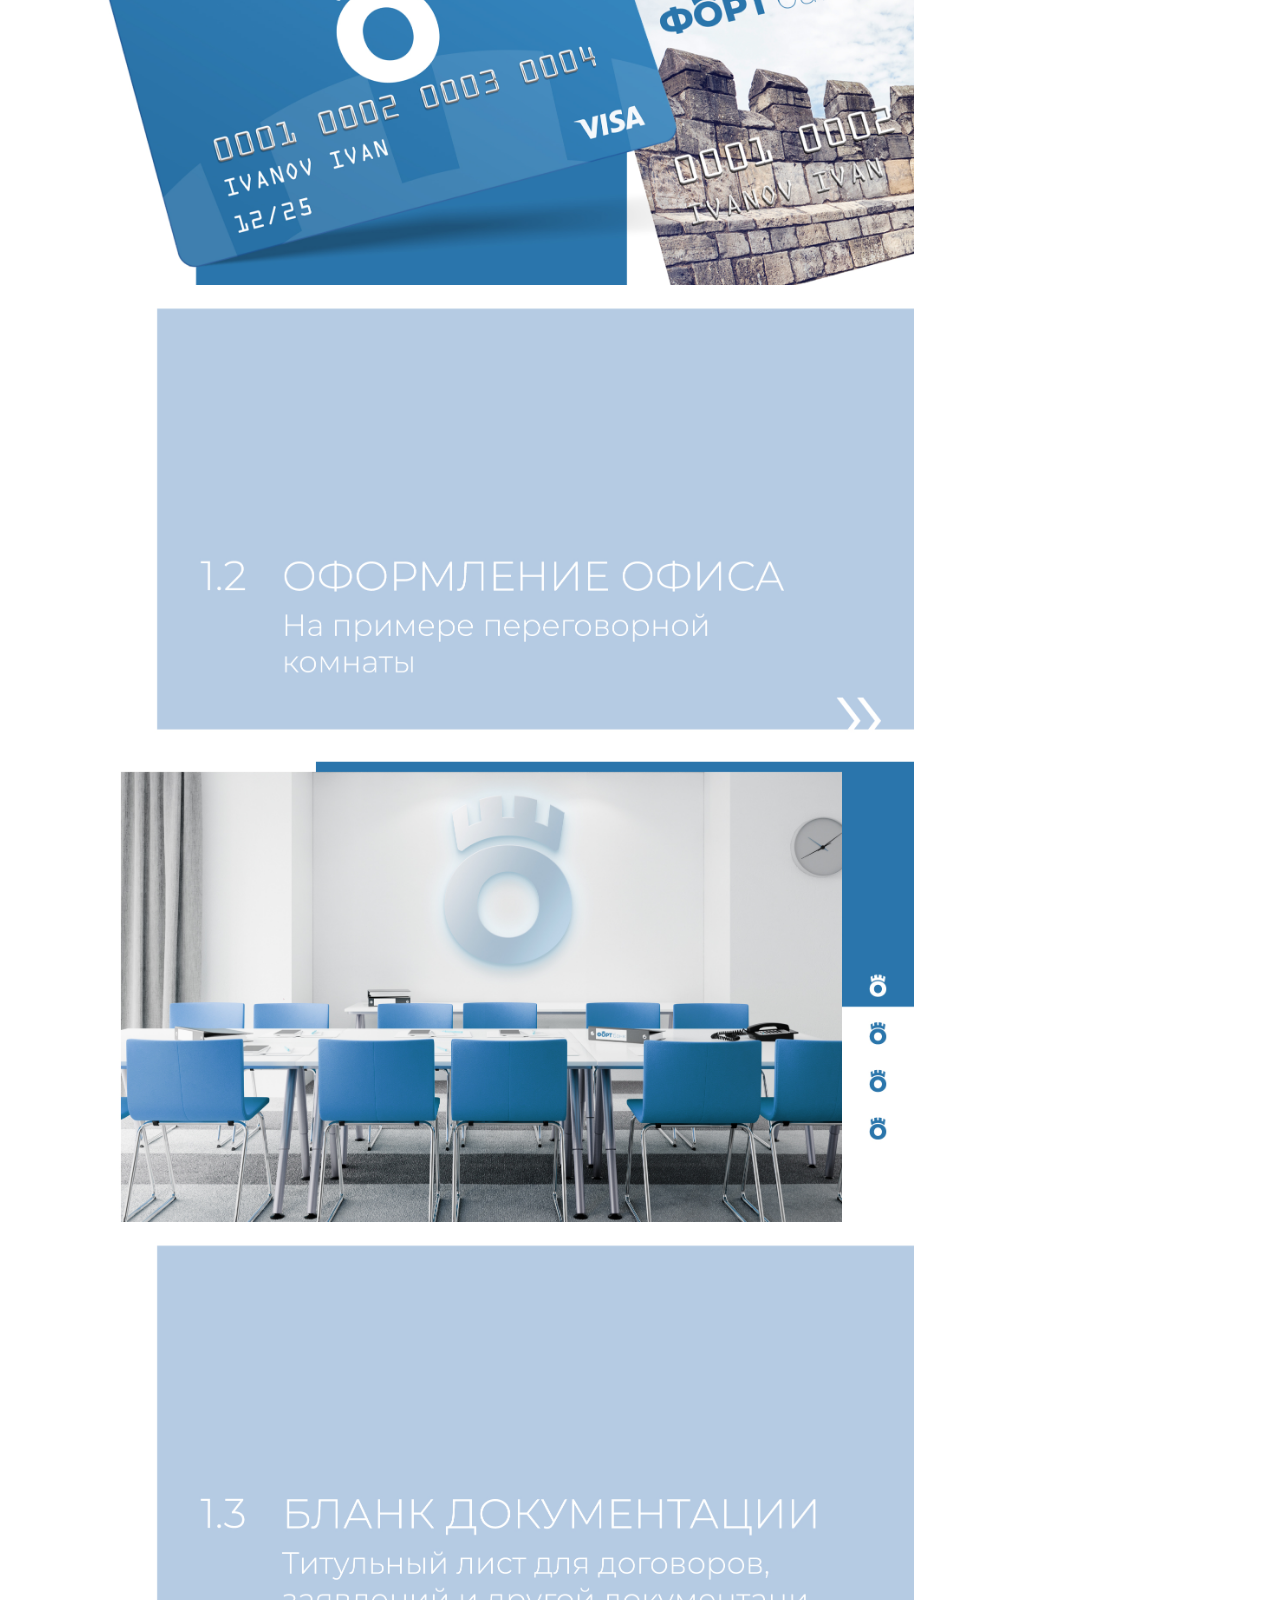
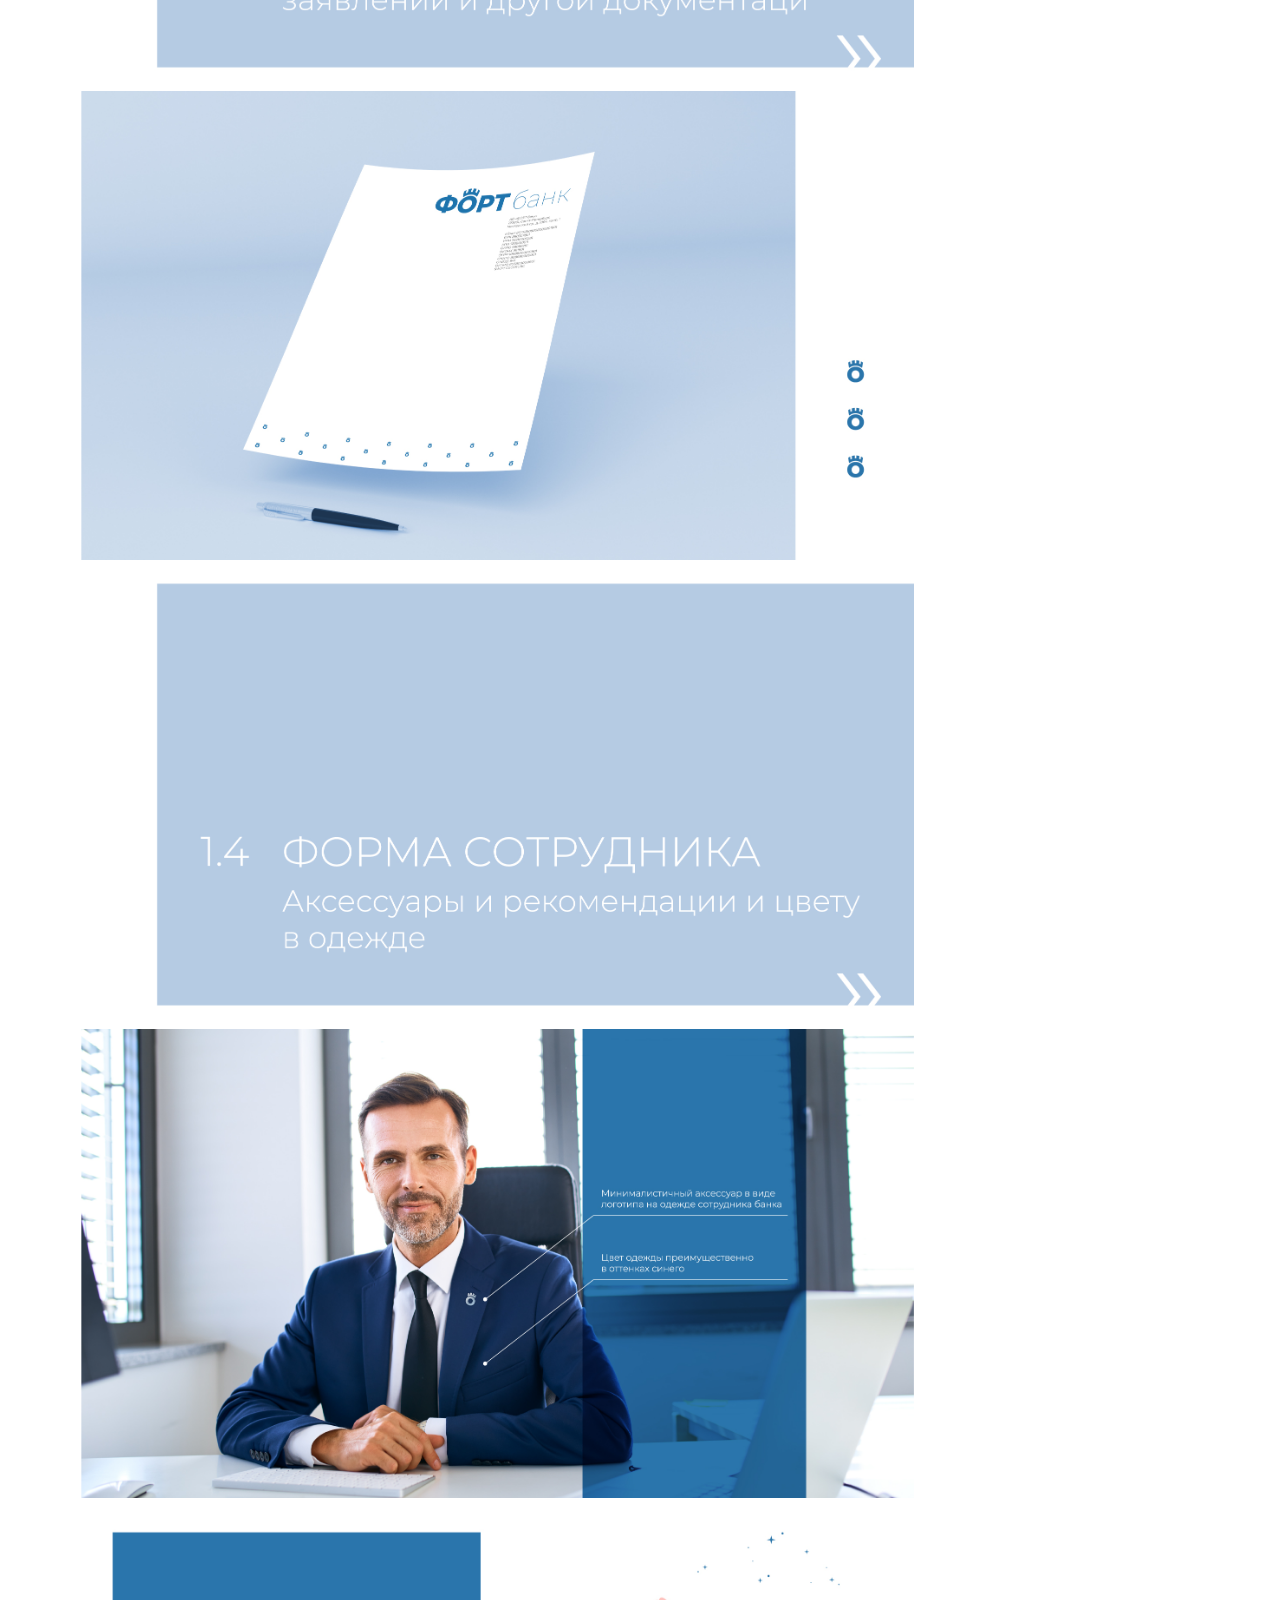
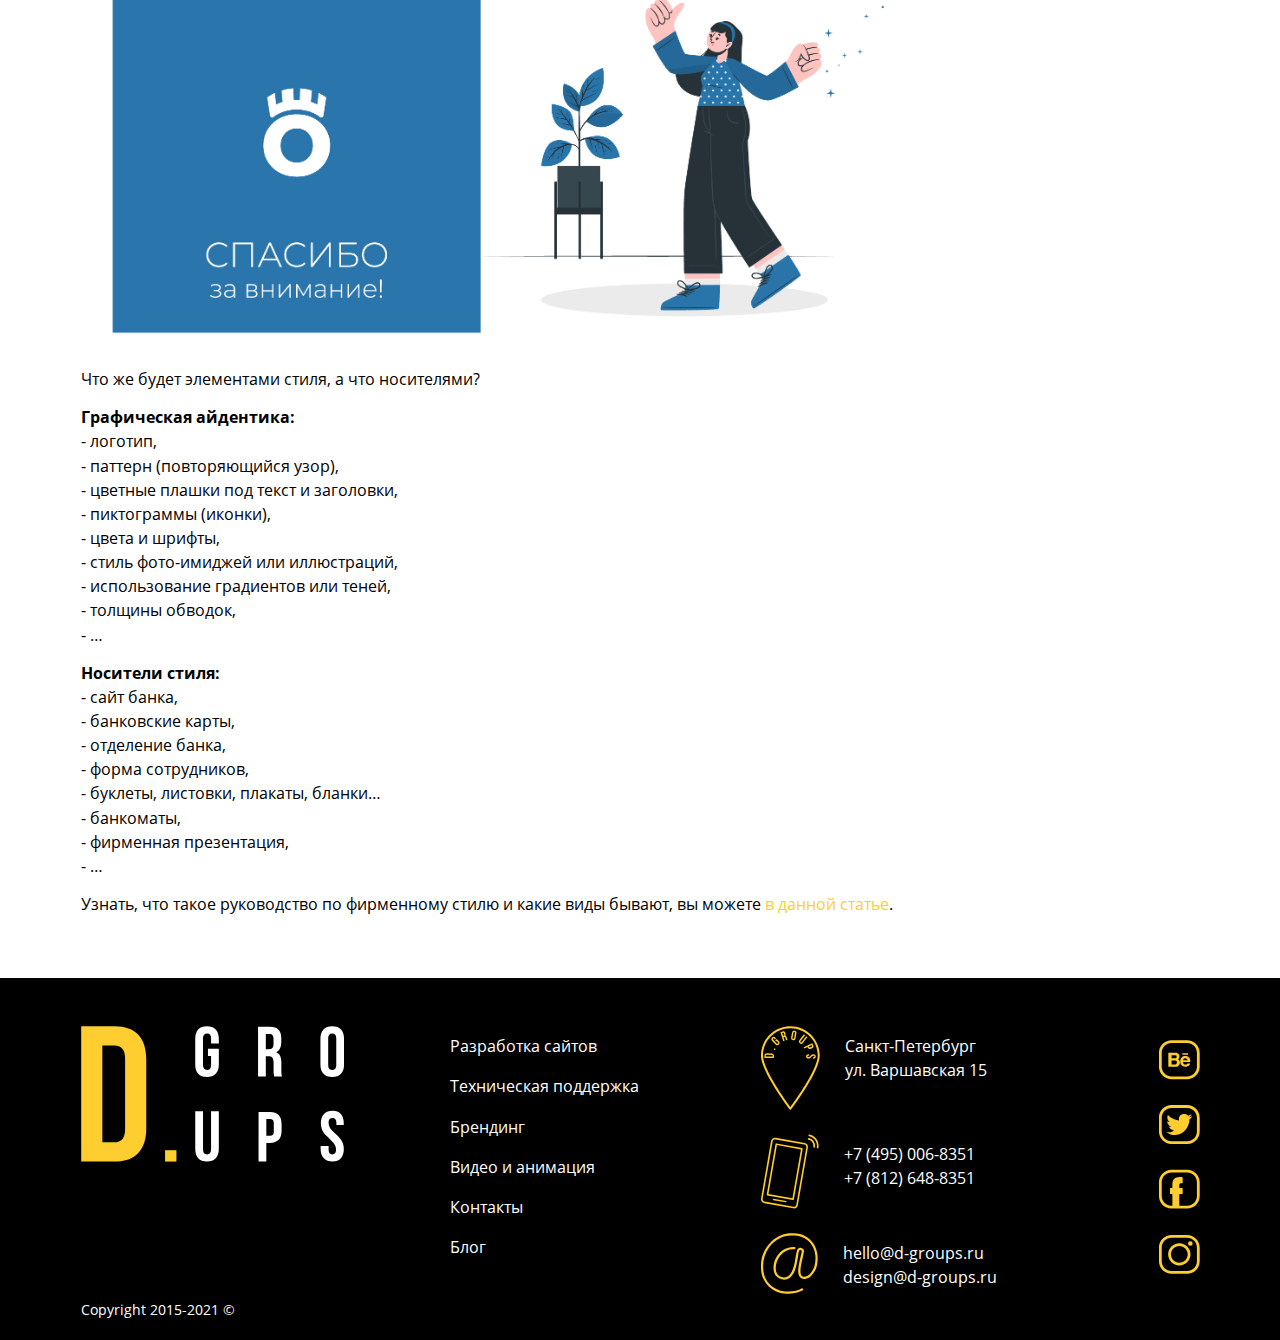
<file: blog-article_firm-style.html>
<!DOCTYPE html>
<html lang="ru">
<head>
	<meta charset="utf-8">
	<meta name="viewport" content="width=device-width, initial-scale=1.0">
	<meta name="description" content="Мы в компании D-groups занимаемся основными направлениями развития бизнеса клиентов, такими как созданием и поддержкой веб сайтов и реализацию дизайна и брендинга для бизнеса.">
	<link rel="preload" href="assets/fonts/open-sans-v17-vietnamese_latin-ext_latin_greek-ext_greek_cyrillic-ext_cyrillic-regular.woff2" as="font" type="font/woff2" crossorigin>
	<link rel="preload" href="https://d-groups.ru/local/templates/dgroupsNew/assets/fonts/open-sans-v17-vietnamese_latin-ext_latin_greek-ext_greek_cyrillic-ext_cyrillic-600.woff2" as="font" type="font/woff2" crossorigin="anonymous">
	<link rel="preload" href="assets/fonts/open-sans-v17-vietnamese_latin-ext_latin_greek-ext_greek_cyrillic-ext_cyrillic-700.woff2" as="font" type="font/woff2" crossorigin>
	<link rel="stylesheet" href="assets/css/style.css">
	<title>Фирменный стиль</title>
</head>
<body>
	<!--Sprite-->
	<svg class="sprite">
		<symbol id="arrow-dropdown" viewBox="0 0 9 6">
			<g><g><path d="M4.826.216L.914 5.172h7.823z"/></g></g>
		</symbol>
		<symbol id="arrow-slider" viewBox="0 0 56.7 24.8">
			<g>
			<polyline class="st0" points="15.7,23.3 1.5,12.8 15.7,1.5 	"/>
			<line class="st0" x1="1.5" y1="12.8" x2="55.2" y2="12.8"/>
			<style>
				.st0{fill:none;stroke-width:3;stroke-linecap:round;stroke-linejoin:round;stroke-miterlimit:10;}
			</style>
			</g>
		</symbol>
	</svg>

	<div class="wrapper">
		


			<div class="blog__intro blog__intro_p block-intro_p" id="intro">
				<header class="header header_yellow" id="header">
					<div class="header__wrapper">
						<div class="container">
							<div class="row">
								<div class="col-3 col-xxl-3 col-xl-2 col-lg-2">
									<a href="#" class="header__logo logo-nofixed">
										<img src="assets/images/logo-white_d.svg" alt="Логотип">
									</a>
									<a href="#" class="header__logo logo-fixed">
										<img src="assets/images/logo-white.svg" alt="Логотип">
									</a>
								</div>
								<div class="col-9 col-xxl-9 col-xl-10 col-lg-10">
									<nav class="header__menu menu">
										<ul class="menu__nav nav">
											<li class="nav__dropdown nav__list">
												<span class="nav__link header__link">Услуги</span>
												<span>
													<svg class="nav__dropdown__arrow">
														<use xlink:href="#arrow-dropdown"></use>
													</svg>
												</span>
												<ul class="nav__dropdown__menu">
													<li><a href="#">Разработка сайтов</a></li>
													<li><a href="#">Поддержка сайтов</a></li>
													<li>
														<a href="#">Дизайн</a>
														<ul class="menu__marker">
															<li><a href="brand.html">Брендинг</a></li>
															<li><a href="#">Поддержка</a></li>
															<li><a href="#">Логотипа</a></li>
															<li><a href="#">Полиграфии</a></li>
														</ul>
													</li>
													<li><a href="video.html">Видео и анимация</a></li>
												</ul>
											</li>
											<li class="nav__list"><a href="#" class="nav__link header__link">О Нас</a></li>
											<li class="nav__list"><a href="#" class="nav__link header__link">Блог</a></li>
											<li class="nav__list"><a href="#" class="nav__link header__link">Контакты</a></li>
										</ul>
										<div class="header__phones phones">
											<a href="tel:+74950068351" class="header__link">+7 (495) 006-8351</a>
											<a href="tel:+78126488351" class="header__link">+7 (812) 648-8351</a>
										</div>
										<div class="header__btn">
											<a href="#" class="btn">Оставить заявку</a>
										</div>
											<div class="burger" id="burger">
											<span class="burger__item"></span>
										</div>
									</nav>
								</div>
							</div>
						</div>
					<div class="blog__typewriter">
						<img src="assets/images/blog/typewriter.png" alt="">
					</div>
				</div>
			</header>
				<div class="container">
					<div class="blog__header">
						<div class="blog__title blog__title_pt blog__title_ml">Б - блог</div>
						<div class="blog__description">
							<div class="breadcrumbs">
								<a href="/">Главная</a>
								<a href="blog.html"><< к списку статей</a>
							</div>
						</div>
					</div>
				</div>
			</div>
			<div class="main">
				<div class="container transform-left">
					<div class="row">
						<div class="col-lg-9 col-12">
							<article class="blog-article">
								<h1 class="blog__title blog__title_short-line blog-article__title">Фирменный стиль</h1>
								<div class="blog-article__content">
									<div class="blog-article__text block__text">
										<p>Давайте разберемся в вопросе, что же такое фирменный стиль? Что входит в это понятие? Где и кем используется фирменный стиль?</p>
										<p>Если разбирать фразу по составу, то мы понимаем, что речь идёт о стиле, то есть каком-то визуальном образе и о фирме, то есть этот самый образ принадлежит некой компании.</p>
										<p>Максимально равными по смыслу фразе «фирменный стиль» могу быть <i>«корпоративная идентификация»</i> и <i>«брендинг».</i></p>
										<p>Суть данных понятий заключается в том, что для определённой организации создаётся отличительный визуальный образ, состоящий из узнаваемых элементов и распространяющийся на различные носители.<br><i>Элементами </i>фирменного стиля могут быть логотип или клубная эмблема, фиксированная палитра используемых цветов, шрифтов, персонажей и объектов. <i>Элементы фирменного стиля</i> так же часто называют айдентикой. То есть частичками идентификации бренда.<br><i>Носителями фирменного стиля</i> могут быть различные физические и виртуальные предметы: офис компании, оформленный в соответствии с брендбуком, одежда сотрудников, печатная продукция, сайт компании, мерч и даже рекламный или имиджевый видео-ролик, содержащий элементы айдентики бренда является носителем фирменного стиля компании.</p>
										<p>Давайте <b>разберём на примере</b>.<br>Пусть фирмой имеющей стиль будет банк.</p>
									</div>
									<img src="assets/images/blog/firm-style/firm_00.jpg" alt="Банк Форт. Фирменный стиль картинка #0">
									<img src="assets/images/blog/firm-style/firm_01.jpg" alt="Банк Форт. Фирменный стиль картинка #1">
									<img src="assets/images/blog/firm-style/firm_02.jpg" alt="Банк Форт. Фирменный стиль картинка #2">
									<img src="assets/images/blog/firm-style/firm_03.jpg" alt="Банк Форт. Фирменный стиль картинка #3">
									<img src="assets/images/blog/firm-style/firm_04.jpg" alt="Банк Форт. Фирменный стиль картинка #4">
									<img src="assets/images/blog/firm-style/firm_05.jpg" alt="Банк Форт. Фирменный стиль картинка #5">
									<img src="assets/images/blog/firm-style/firm_06.jpg" alt="Банк Форт. Фирменный стиль картинка #6">
									<img src="assets/images/blog/firm-style/firm_07.jpg" alt="Банк Форт. Фирменный стиль картинка #7">
									<img src="assets/images/blog/firm-style/firm_08.jpg" alt="Банк Форт. Фирменный стиль картинка #8">
									<img src="assets/images/blog/firm-style/firm_09.jpg" alt="Банк Форт. Фирменный стиль картинка #9">
									<img src="assets/images/blog/firm-style/firm_10.jpg" alt="Банк Форт. Фирменный стиль картинка #10">
									<img src="assets/images/blog/firm-style/firm_11.jpg" alt="Банк Форт. Фирменный стиль картинка #11">
									<img src="assets/images/blog/firm-style/firm_12.jpg" alt="Банк Форт. Фирменный стиль картинка #12">
									<img src="assets/images/blog/firm-style/firm_13.jpg" alt="Банк Форт. Фирменный стиль картинка #13">
									<img src="assets/images/blog/firm-style/firm_14.jpg" alt="Банк Форт. Фирменный стиль картинка #14">
									<img src="assets/images/blog/firm-style/firm_15.jpg" alt="Банк Форт. Фирменный стиль картинка #15">
									<img src="assets/images/blog/firm-style/firm_16.jpg" alt="Банк Форт. Фирменный стиль картинка #16">
									<img src="assets/images/blog/firm-style/firm_17.jpg" alt="Банк Форт. Фирменный стиль картинка #17">
									<img src="assets/images/blog/firm-style/firm_18.jpg" alt="Банк Форт. Фирменный стиль картинка #18">
									<div class="blog-article__text block__text">
										<p>Что же будет элементами стиля, а что носителями?</p>
											<ul class="p-0">
												<b>Графическая айдентика:</b>
												<li>- логотип,</li>
												<li>- паттерн (повторяющийся узор),</li>
												<li>- цветные плашки под текст и заголовки,</li>
												<li>- пиктограммы (иконки),</li>
												<li>- цвета и шрифты,</li>
												<li>- стиль фото-имиджей или иллюстраций,</li>
												<li>- использование градиентов или теней,</li>
												<li>- толщины обводок,</li>
												<li>- …</li>
											</ul>
											<ul class="p-0">
												<b>Носители стиля:</b>
												<li>- сайт банка,</li>
												<li>- банковские карты,</li>
												<li>- отделение банка,</li>
												<li>- форма сотрудников,</li>
												<li>- буклеты, листовки, плакаты, бланки…</li>
												<li>- банкоматы,</li>
												<li>- фирменная презентация,</li>
												<li>- …</li>
											</ul>
											<p>Узнать, что такое руководство по фирменному стилю и какие виды бывают, вы можете <a href="#">в данной статье</a>.</p>
									</div>
								</div>
							</article>
						</div>
						<div class="col-lg-3 col-12">
							<div class="blog-article__sidebar">
								<div class="block__news news">
							<h2 class="title title-line_yellow">Новое в блоге</h2>
							<div class="block__news__content news__content">
								<div class="news__col">
									<div class="news__item">
										<h3><a class="news__title" href="#">Brand book, Style guide и тому подобное. Что это? В чём отличие?</a></h3>
										<div class="news__anons">
										 - Нам нужен Брендбук! – заявляет кто-то из команды и мысленно меняет себе подпись в био на «Бренд-ме... 
										</div>
										<div class="news__info">
											<div class="new__autor">
												<img src="assets/images/author.webp" alt="">
												<span>Nicka Che</span>
											</div>
											<div class="news__tags">#про_дезигн</div>
										</div>
									</div><!--/news__item-->
								</div>
								<div class="news__col">
									<div class="news__item">
										<h3><a class="news__title" href="#">Угадали с цветом или Pantone 2021</a></h3>
										<div class="news__anons">
										 Забавный факт, когда в прошлом 2020 году Pantone объявил цветом года электрический синий, я шутила, ...
										</div>
										<div class="news__info">
											<div class="new__autor">
												<img src="assets/images/author.webp" alt="">
												<span>Nicka Che</span>
											</div>
											<div class="news__tags">#про_дезигн, Pantone, тренды </div>
										</div>
									</div><!--/news__item-->
								</div>
								<div class="news__col">
									<div class="news__item">
										<h3><a class="news__title" href="#">Дизайн сопровождение. Что это и кому оно необходимо?</a></h3>
										<div class="news__anons">
										Так или иначе, с заказом полиграфических или web макетов сталкиваются все виды бизнеса, но всем ли и...
										</div>
										<div class="news__info">
											<div class="new__autor">
												<img src="assets/images/author.webp" alt="">
												<span>Nicka Che</span>
											</div>
											<div class="news__tags">#про_дезигн</div>
										</div>
									</div><!--/news__item-->
								</div>
								<div class="news__col">
									<div class="news__item">
										<h3><a class="news__title news__title_short" href="#">Запуск сайта</a></h3>
										<div class="news__anons">
										Запустили полноценную рабочую версию сайта. И рады вам у нас в социальных сетях.
										</div>
										<div class="news__info">
											<div class="new__autor">
												<img src="assets/images/author.webp" alt="">
												<span>Nicka Che</span>
											</div>
											<div class="news__tags">#новости</div>
										</div>
									</div><!--/news__item-->
								</div>
							</div><!--/news__block-->
							</div>
						</div>
					</div>
				</div>
			</div>



				<!--Footer-->
				<footer class="footer transform-left">
					<div class="footer__inner">
						<div class="footer__content">
							<div class="container container-footer">
								<div class="row">
									<div class="col-xl-3 col-lg-2 col-md-2 col-12">
										<a href="/" class="footer__logo">
											<img src="assets/images/logo-white.svg" alt="лого">
										</a>
									</div>
									<div class="col-xxl-2 col-1 footer__freeplace"></div>
									<div class="col-xl-2 col-lg-3 col-md-3 col-5 p-md-0">
										<div class="footer__menu">
											<div class="footer__menu__column">
											<a href="#" class="footer__text footer__link">Разработка сайтов</a>
											<a href="#" class="footer__text footer__link">Техническая поддержка</a>
											<a href="brand.html" class="footer__text footer__link">Брендинг</a>
											<a href="video.html" class="footer__text footer__link">Видео и анимация</a>
										</div>
										<div class="footer__menu__column">
											<a href="#" class="footer__text footer__link">Контакты</a>
											<a href="#" class="footer__text footer__link">Блог</a>
										</div>
										</div>
									</div>
									<div class="col-1 footer__freeplace"></div>
									<div class="col-xxl-3 col-lg-4 col-md-4 col-7">
										<div class="footer__about">
											<div class="footer__icon">
												<img src="assets/images/pin.svg" alt="иконка локации">
											</div>
											<div class="footer__text footer__info">Санкт-Петербург<br>ул. Варшавская 15</div>
										</div>
										<div class="footer__about">
											<div class="footer__icon footer__icon-phone">
												<img src="assets/images/phone.svg" alt="иконка телефона">
											</div>
											<div class="footer__info">
												<a href="tel:+74950068351" class="footer__text footer__link">+7 (495) 006-8351</a>
												<a href="tel:+78126488351" class="footer__text footer__link">+7 (812) 648-8351</a>
											</div>
										</div>
										<div class="footer__about">
											<div class="footer__icon">
												<img src="assets/images/mail.svg" alt="иконка почты">
											</div>
											<div class="footer__info">
												<a href="mailto:hello@d-groups.ru" class="footer__text footer__link">hello@d-groups.ru</a>
												<a href="mailto:dev@d-groups.ru" class="footer__text footer__link">design@d-groups.ru</a>
											</div>
										</div>
									</div>
									<div class="col-md-1 col-12">
										<div class="footer__social">
											<a href="#" class="footer__icon-social" target="blank">
												<img src="assets/images/behance.svg" alt="behance">
											</a>
											<a href="#" class="footer__icon-social" target="blank">
												<img src="assets/images/twitter.svg" alt="twitter">
											</a>
											<a href="#" class="footer__icon-social" target="blank">
												<img src="assets/images/facebook.svg" alt="facebook">
											</a>
											<a href="#" class="footer__icon-social" target="blank">
												<img src="assets/images/instagram.svg" alt="instagram">
											</a>
										</div>
									</div>
									<div class="col-12">
										<div class="footer__copyright footer__text">Copyright 2015-2021 ©</div>
									</div>
								</div>
							</div>
						</div>
					</div>
				</footer>
				<!--/footer-->

			<nav class="header__menu_mobile header__menu_mobile_yellow">
										<ul class="pl-0">
											<li>
												<span class="nav__link header__link">Услуги:</span>
												<ul>
													<li class="menu__dots"><a class="nav__link header__link" href="#">Разработка сайтов</a></li>
													<li class="menu__dots"><a class="nav__link header__link" href="#">Поддержка сайтов</a></li>
													<li class="menu__dots">
														<a class="nav__link header__link" href="#">Дизайн</a>
														<ul class="menu__marker">
															<li><a class="header__link" href="brand.html">Брендинг</a></li>
															<li><a class="header__link" href="#">Поддержка</a></li>
															<li><a class="header__link" href="#">Логотипа</a></li>
															<li><a class="header__link" href="#">Полиграфии</a></li>
														</ul>
													</li>
													<li class="menu__dots"><a class="nav__link header__link" href="video.html">Видео и анимация</a></li>
												</ul>
											</li>
											<li><a href="#" class="nav__link header__link">О Нас</a></li>
											<li><a href="#" class="nav__link header__link">Блог</a></li>
											<li><a href="#" class="nav__link header__link">Контакты</a></li>
										</ul>
										<div class="header__btn_mobile">
											<a href="#" class="btn">Оставить заявку</a>
										</div>
									</div>
			</nav>


	<script src="assets/js/jquery-3.6.0.min.js"></script>
	<script src="assets/js/script.js"></script>
</body>
</html>
</file>
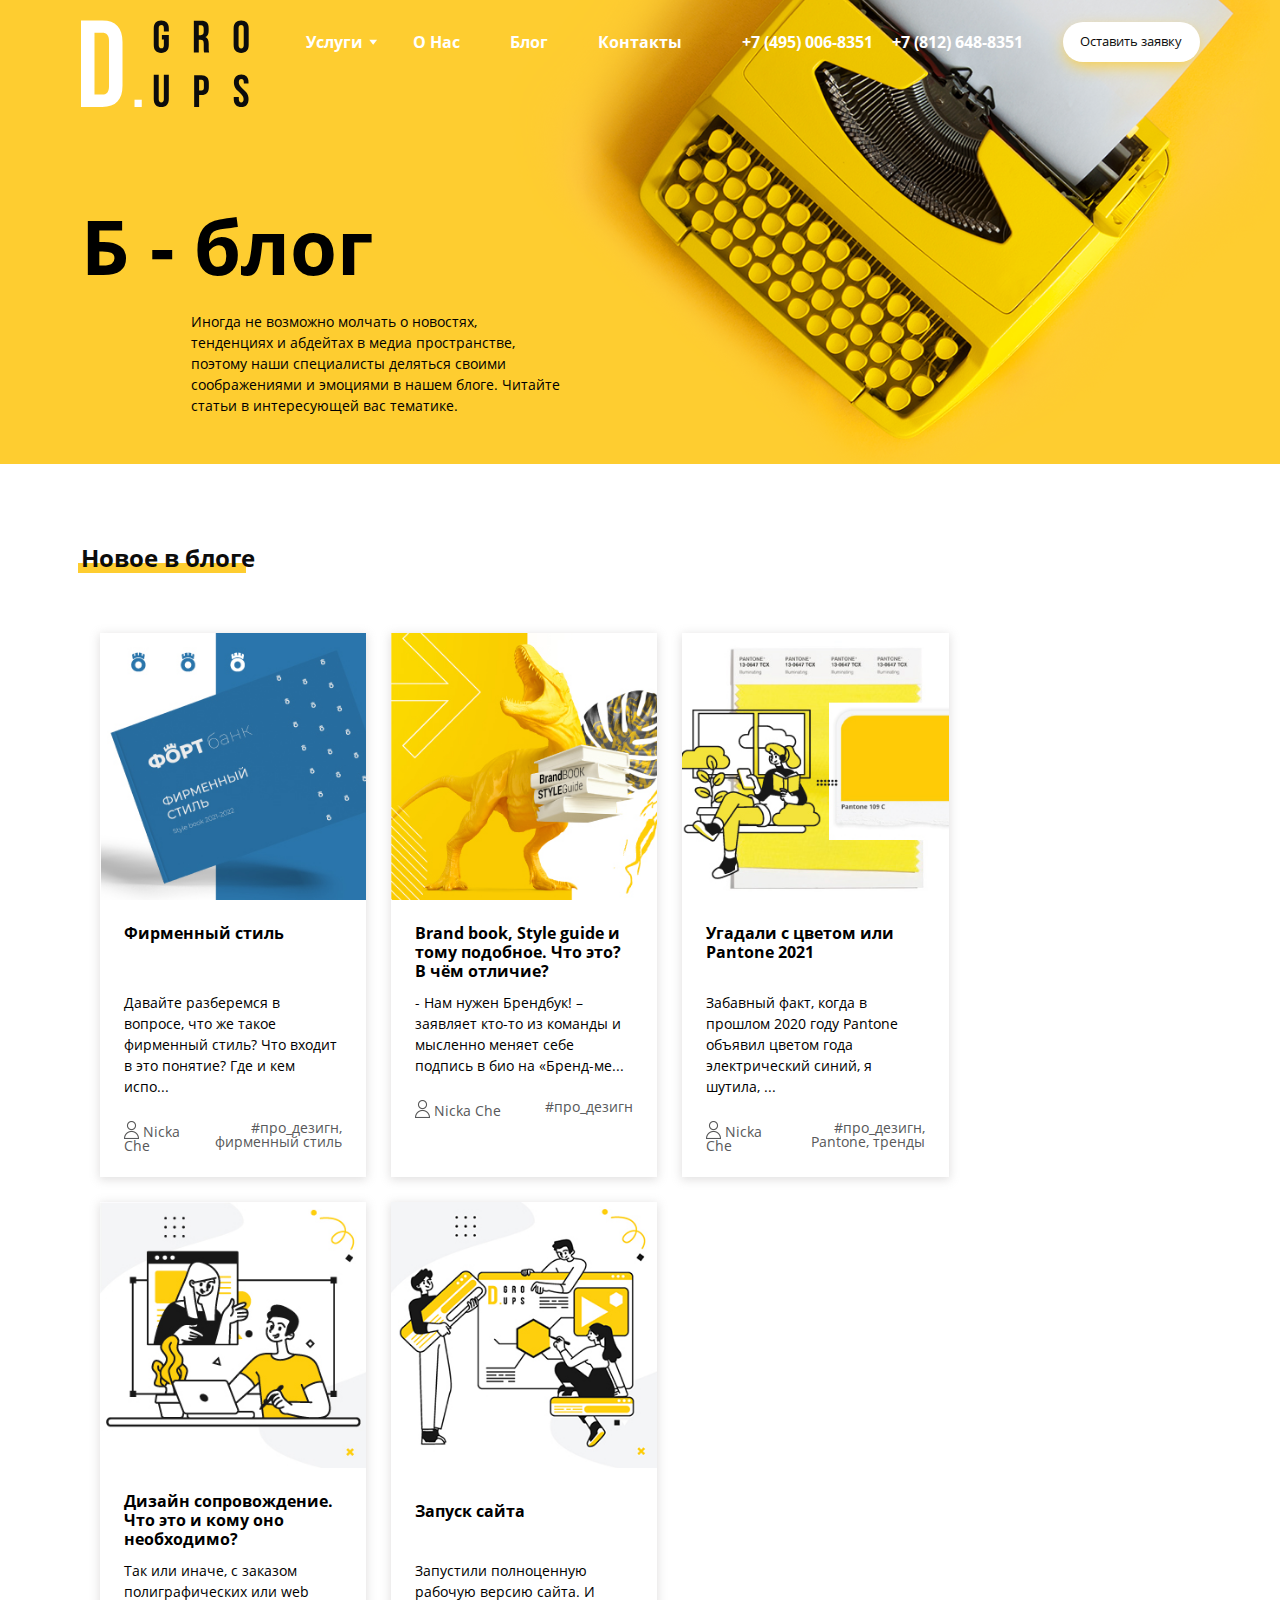
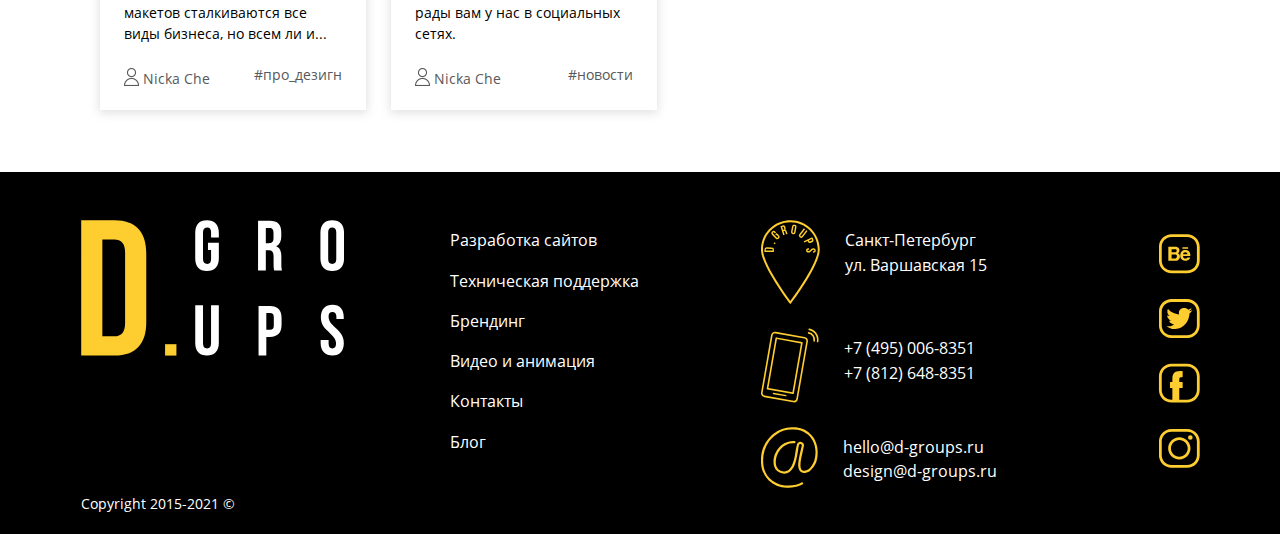
<file: blog.html>
<!DOCTYPE html>
<html lang="ru">
<head>
	<meta charset="utf-8">
	<meta name="viewport" content="width=device-width, initial-scale=1.0">
	<meta name="description" content="Мы в компании D-groups занимаемся основными направлениями развития бизнеса клиентов, такими как созданием и поддержкой веб сайтов и реализацию дизайна и брендинга для бизнеса.">
	<link rel="preload" href="assets/fonts/open-sans-v17-vietnamese_latin-ext_latin_greek-ext_greek_cyrillic-ext_cyrillic-regular.woff2" as="font" type="font/woff2" crossorigin>
	<link rel="preload" href="https://d-groups.ru/local/templates/dgroupsNew/assets/fonts/open-sans-v17-vietnamese_latin-ext_latin_greek-ext_greek_cyrillic-ext_cyrillic-600.woff2" as="font" type="font/woff2" crossorigin="anonymous">
	<link rel="preload" href="assets/fonts/open-sans-v17-vietnamese_latin-ext_latin_greek-ext_greek_cyrillic-ext_cyrillic-700.woff2" as="font" type="font/woff2" crossorigin>
	<link rel="stylesheet" href="assets/css/style.css">
	<title>Блог агенства D-groups</title>
</head>
<body>
	<!--Sprite-->
	<svg class="sprite">
		<symbol id="arrow-dropdown" viewBox="0 0 9 6">
			<g><g><path d="M4.826.216L.914 5.172h7.823z"/></g></g>
		</symbol>
		<symbol id="arrow-slider" viewBox="0 0 56.7 24.8">
			<g>
			<polyline class="st0" points="15.7,23.3 1.5,12.8 15.7,1.5 	"/>
			<line class="st0" x1="1.5" y1="12.8" x2="55.2" y2="12.8"/>
			<style>
				.st0{fill:none;stroke-width:3;stroke-linecap:round;stroke-linejoin:round;stroke-miterlimit:10;}
			</style>
			</g>
		</symbol>
	</svg>

	<div class="wrapper">
		


			<div class="blog__intro blog__intro_p block-intro_p" id="intro">
				<header class="header header_yellow" id="header">
					<div class="header__wrapper">
						<div class="container">
							<div class="row">
								<div class="col-3 col-xxl-3 col-xl-2 col-lg-2">
									<a href="/" class="header__logo logo-nofixed">
										<img src="assets/images/logo-white_d.svg" alt="Логотип">
									</a>
									<a href="/" class="header__logo logo-fixed">
										<img src="assets/images/logo-white.svg" alt="Логотип">
									</a>
								</div>
								<div class="col-9 col-xxl-9 col-xl-10 col-lg-10">
									<nav class="header__menu menu">
										<ul class="menu__nav nav">
											<li class="nav__dropdown nav__list">
												<span class="nav__link header__link">Услуги</span>
												<span>
													<svg class="nav__dropdown__arrow">
														<use xlink:href="#arrow-dropdown"></use>
													</svg>
												</span>
												<ul class="nav__dropdown__menu">
													<li><a href="#">Разработка сайтов</a></li>
													<li><a href="#">Поддержка сайтов</a></li>
													<li>
														<a href="#">Дизайн</a>
														<ul class="menu__marker">
															<li><a href="brand.html">Брендинг</a></li>
															<li><a href="#">Поддержка</a></li>
															<li><a href="#">Логотипа</a></li>
															<li><a href="#">Полиграфии</a></li>
														</ul>
													</li>
													<li><a href="video.html">Видео и анимация</a></li>
												</ul>
											</li>
											<li class="nav__list"><a href="#" class="nav__link header__link">О Нас</a></li>
											<li class="nav__list"><a href="#" class="nav__link header__link">Блог</a></li>
											<li class="nav__list"><a href="#" class="nav__link header__link">Контакты</a></li>
										</ul>
										<div class="header__phones phones">
											<a href="tel:+74950068351" class="header__link">+7 (495) 006-8351</a>
											<a href="tel:+78126488351" class="header__link">+7 (812) 648-8351</a>
										</div>
										<div class="header__btn">
											<a href="#" class="btn">Оставить заявку</a>
										</div>
											<div class="burger" id="burger">
											<span class="burger__item"></span>
										</div>
									</nav>
								</div>
							</div>
						</div>
					<div class="blog__typewriter">
						<img src="assets/images/blog/typewriter.png" alt="">
					</div>
				</div>
			</header>
				<div class="container">
					<div class="blog__header">
						<h1 class="blog__title blog__title_pt blog__title_ml">Б - блог</h1>
						<div class="blog__description">
							Иногда не возможно молчать о новостях, тенденциях и абдейтах в медиа пространстве, поэтому наши специалисты деляться своими соображениями и эмоциями в нашем блоге. Читайте статьи в интересующей вас тематике.
						</div>
					</div>
				</div>
			</div>
			<div class="main">
				<div class="container transform-left">
					<div class="block__news news blog__news">
							<h2 class="title title-line_yellow">Новое в блоге</h2>
							<div class="block__news__content news__content">
								<div class="news__col">
									<div class="news__wrapper">
										<a href="blog-article_firm-style.html" class="news__image">
											<img src="assets/images/blog/fort-bank.jpg" alt="">
										</a>
										<div class="news__item">
											<h3><a class="news__title" href="blog-article_firm-style.html">Фирменный стиль</a></h3>
											<div class="news__anons">
											Давайте разберемся в вопросе, что же такое фирменный стиль? Что входит в это понятие? Где и кем испо...
											</div>
											<div class="news__info">
												<div class="new__autor">
													<img src="assets/images/author.webp" alt="">
													<span>Nicka Che</span>
												</div>
												<div class="news__tags">#про_дезигн, фирменный стиль</div>
											</div>
										</div><!--/news__item-->
									</div>
								</div>
								<div class="news__col">
									<div class="news__wrapper">
										<a href="#" class="news__image">
											<img src="assets/images/blog/blog-brandbook.jpg" alt="">
										</a>
										<div class="news__item">
											<h3><a class="news__title" href="#">Brand book, Style guide и тому подобное. Что это? В чём отличие?</a></h3>
											<div class="news__anons">
											 - Нам нужен Брендбук! – заявляет кто-то из команды и мысленно меняет себе подпись в био на «Бренд-ме... 
											</div>
											<div class="news__info">
												<div class="new__autor">
													<img src="assets/images/author.webp" alt="">
													<span>Nicka Che</span>
												</div>
												<div class="news__tags">#про_дезигн</div>
											</div>
										</div><!--/news__item-->
									</div>
								</div>
								<div class="news__col">
									<div class="news__wrapper">
										<a href="#" class="news__image">
											<img src="assets/images/blog/blog-pantone.jpg" alt="">
										</a>
										<div class="news__item">
											<h3><a class="news__title" href="#">Угадали с цветом или Pantone 2021</a></h3>
											<div class="news__anons">
											 Забавный факт, когда в прошлом 2020 году Pantone объявил цветом года электрический синий, я шутила, ...
											</div>
											<div class="news__info">
												<div class="new__autor">
													<img src="assets/images/author.webp" alt="">
													<span>Nicka Che</span>
												</div>
												<div class="news__tags">#про_дезигн, Pantone, тренды</div>
											</div>
										</div><!--/news__item-->
									</div>
								</div>
								<div class="news__col">
									<div class="news__wrapper">
										<a href="#" class="news__image">
											<img src="assets/images/blog/design-support.jpg" alt="">
										</a>
										<div class="news__item">
											<h3><a class="news__title" href="#">Дизайн сопровождение. Что это и кому оно необходимо?</a></h3>
											<div class="news__anons">
											Так или иначе, с заказом полиграфических или web макетов сталкиваются все виды бизнеса, но всем ли и...
											</div>
											<div class="news__info">
												<div class="new__autor">
													<img src="assets/images/author.webp" alt="">
													<span>Nicka Che</span>
												</div>
												<div class="news__tags">#про_дезигн</div>
											</div>
										</div><!--/news__item-->
									</div>
								</div>
								<div class="news__col">
									<div class="news__wrapper">
										<a href="#" class="news__image">
											<img src="assets/images/blog/blog-site.jpg" alt="">
										</a>
										<div class="news__item">
											<h3><a class="news__title news__title_short" href="#">Запуск сайта</a></h3>
											<div class="news__anons">
											Запустили полноценную рабочую версию сайта. И рады вам у нас в социальных сетях.
											</div>
											<div class="news__info">
												<div class="new__autor">
													<img src="assets/images/author.webp" alt="">
													<span>Nicka Che</span>
												</div>
												<div class="news__tags">#новости</div>
											</div>
										</div><!--/news__item-->
									</div>
								</div>
							</div><!--/news__block-->
						</div>
				</div>
			</div>



				<!--Footer-->
				<footer class="footer transform-left">
					<div class="footer__inner">
						<div class="footer__content">
							<div class="container container-footer">
								<div class="row">
									<div class="col-xl-3 col-lg-2 col-md-2 col-12">
										<a href="/" class="footer__logo">
											<img src="assets/images/logo-white.svg" alt="лого">
										</a>
									</div>
									<div class="col-xxl-2 col-1 footer__freeplace"></div>
									<div class="col-xl-2 col-lg-3 col-md-3 col-5 p-md-0">
										<div class="footer__menu">
											<div class="footer__menu__column">
											<a href="#" class="footer__text footer__link">Разработка сайтов</a>
											<a href="#" class="footer__text footer__link">Техническая поддержка</a>
											<a href="brand.html" class="footer__text footer__link">Брендинг</a>
											<a href="video.html" class="footer__text footer__link">Видео и анимация</a>
										</div>
										<div class="footer__menu__column">
											<a href="#" class="footer__text footer__link">Контакты</a>
											<a href="#" class="footer__text footer__link">Блог</a>
										</div>
										</div>
									</div>
									<div class="col-1 footer__freeplace"></div>
									<div class="col-xxl-3 col-lg-4 col-md-4 col-7">
										<div class="footer__about">
											<div class="footer__icon">
												<img src="assets/images/pin.svg" alt="иконка локации">
											</div>
											<div class="footer__text footer__info">Санкт-Петербург<br>ул. Варшавская 15</div>
										</div>
										<div class="footer__about">
											<div class="footer__icon footer__icon-phone">
												<img src="assets/images/phone.svg" alt="иконка телефона">
											</div>
											<div class="footer__info">
												<a href="tel:+74950068351" class="footer__text footer__link">+7 (495) 006-8351</a>
												<a href="tel:+78126488351" class="footer__text footer__link">+7 (812) 648-8351</a>
											</div>
										</div>
										<div class="footer__about">
											<div class="footer__icon">
												<img src="assets/images/mail.svg" alt="иконка почты">
											</div>
											<div class="footer__info">
												<a href="mailto:hello@d-groups.ru" class="footer__text footer__link">hello@d-groups.ru</a>
												<a href="mailto:dev@d-groups.ru" class="footer__text footer__link">design@d-groups.ru</a>
											</div>
										</div>
									</div>
									<div class="col-md-1 col-12">
										<div class="footer__social">
											<a href="#" class="footer__icon-social" target="blank">
												<img src="assets/images/behance.svg" alt="behance">
											</a>
											<a href="#" class="footer__icon-social" target="blank">
												<img src="assets/images/twitter.svg" alt="twitter">
											</a>
											<a href="#" class="footer__icon-social" target="blank">
												<img src="assets/images/facebook.svg" alt="facebook">
											</a>
											<a href="#" class="footer__icon-social" target="blank">
												<img src="assets/images/instagram.svg" alt="instagram">
											</a>
										</div>
									</div>
									<div class="col-12">
										<div class="footer__copyright footer__text">Copyright 2015-2021 ©</div>
									</div>
								</div>
							</div>
						</div>
					</div>
				</footer>
				<!--/footer-->

			<nav class="header__menu_mobile header__menu_mobile_yellow">
										<ul class="pl-0">
											<li>
												<span class="nav__link header__link">Услуги:</span>
												<ul>
													<li class="menu__dots"><a class="nav__link header__link" href="#">Разработка сайтов</a></li>
													<li class="menu__dots"><a class="nav__link header__link" href="#">Поддержка сайтов</a></li>
													<li class="menu__dots">
														<a class="nav__link header__link" href="#">Дизайн</a>
														<ul class="menu__marker">
															<li><a class="header__link" href="brand.html">Брендинг</a></li>
															<li><a class="header__link" href="#">Поддержка</a></li>
															<li><a class="header__link" href="#">Логотипа</a></li>
															<li><a class="header__link" href="#">Полиграфии</a></li>
														</ul>
													</li>
													<li class="menu__dots"><a class="nav__link header__link" href="video.html">Видео и анимация</a></li>
												</ul>
											</li>
											<li><a href="#" class="nav__link header__link">О Нас</a></li>
											<li><a href="#" class="nav__link header__link">Блог</a></li>
											<li><a href="#" class="nav__link header__link">Контакты</a></li>
										</ul>
										<div class="header__btn_mobile">
											<a href="#" class="btn">Оставить заявку</a>
										</div>
									</div>
			</nav>


	<script src="assets/js/jquery-3.6.0.min.js"></script>
	<script src="assets/js/script.js"></script>
</body>
</html>
</file>
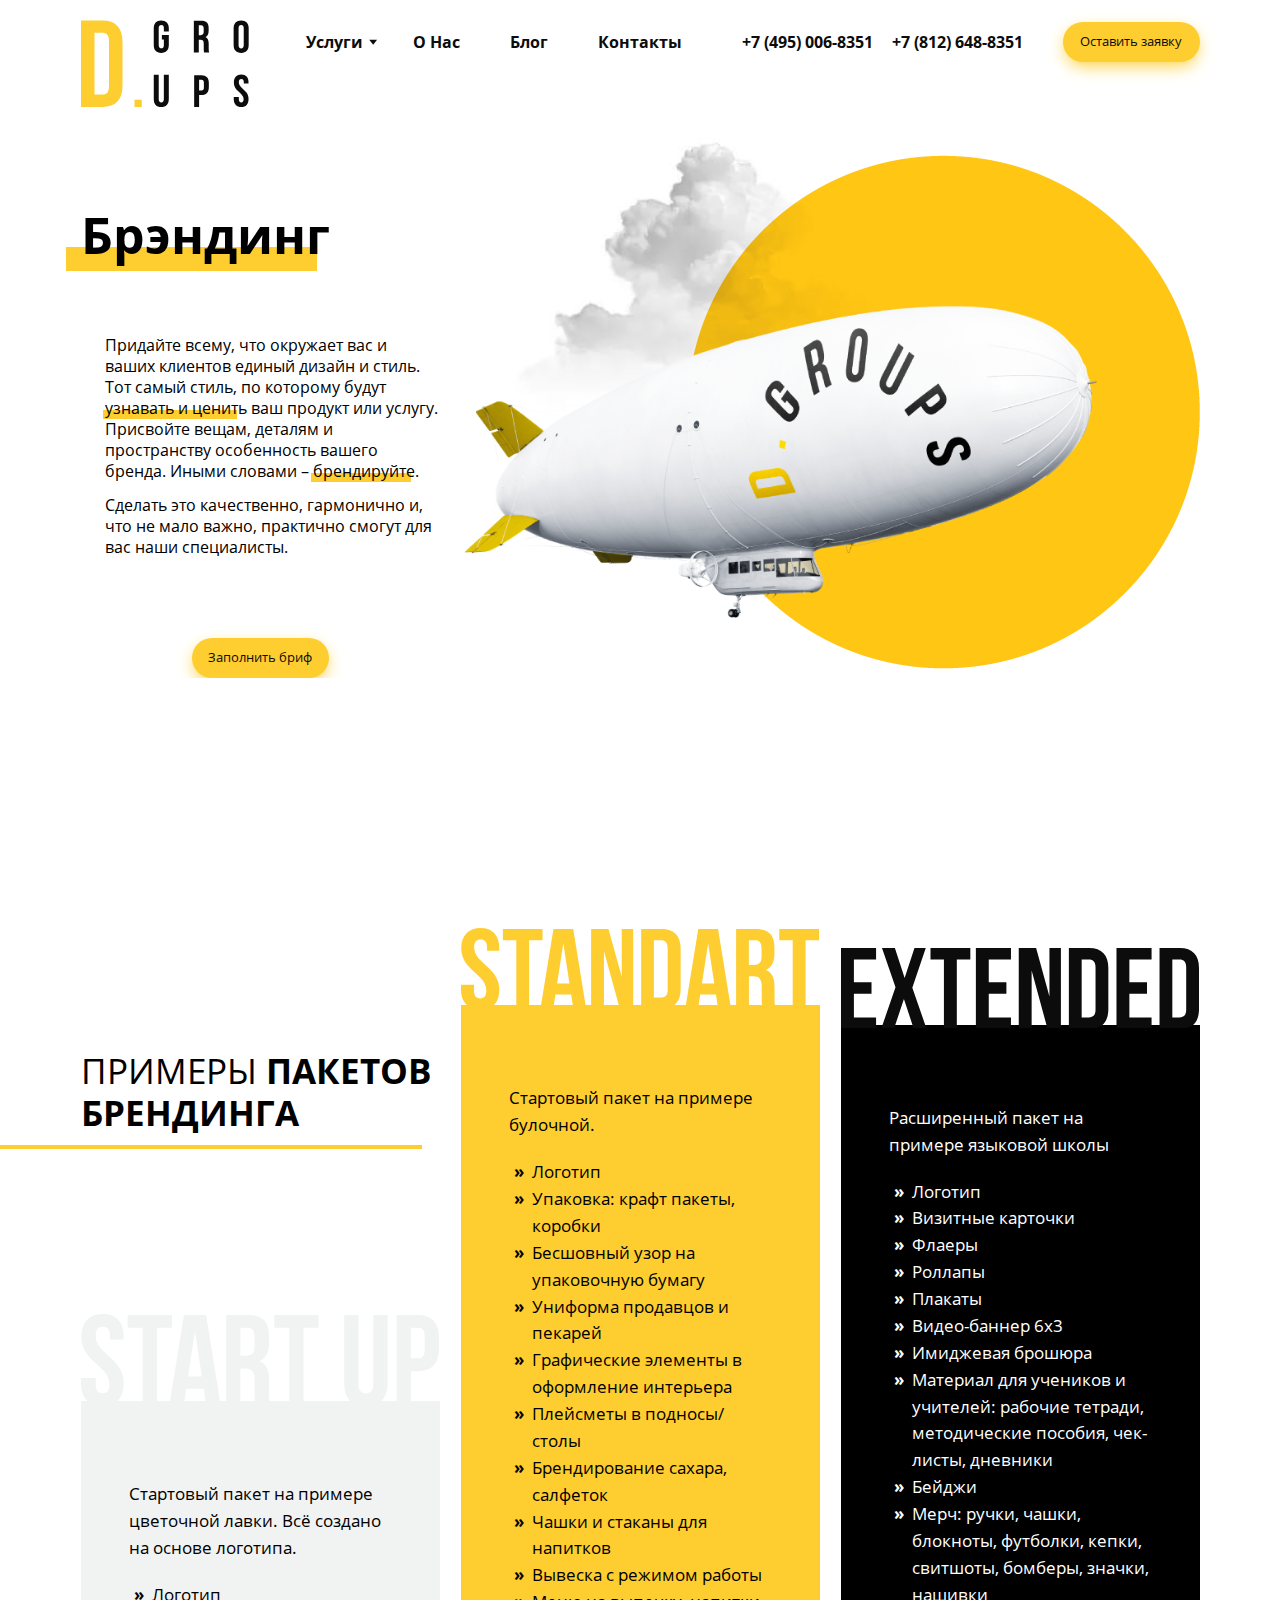
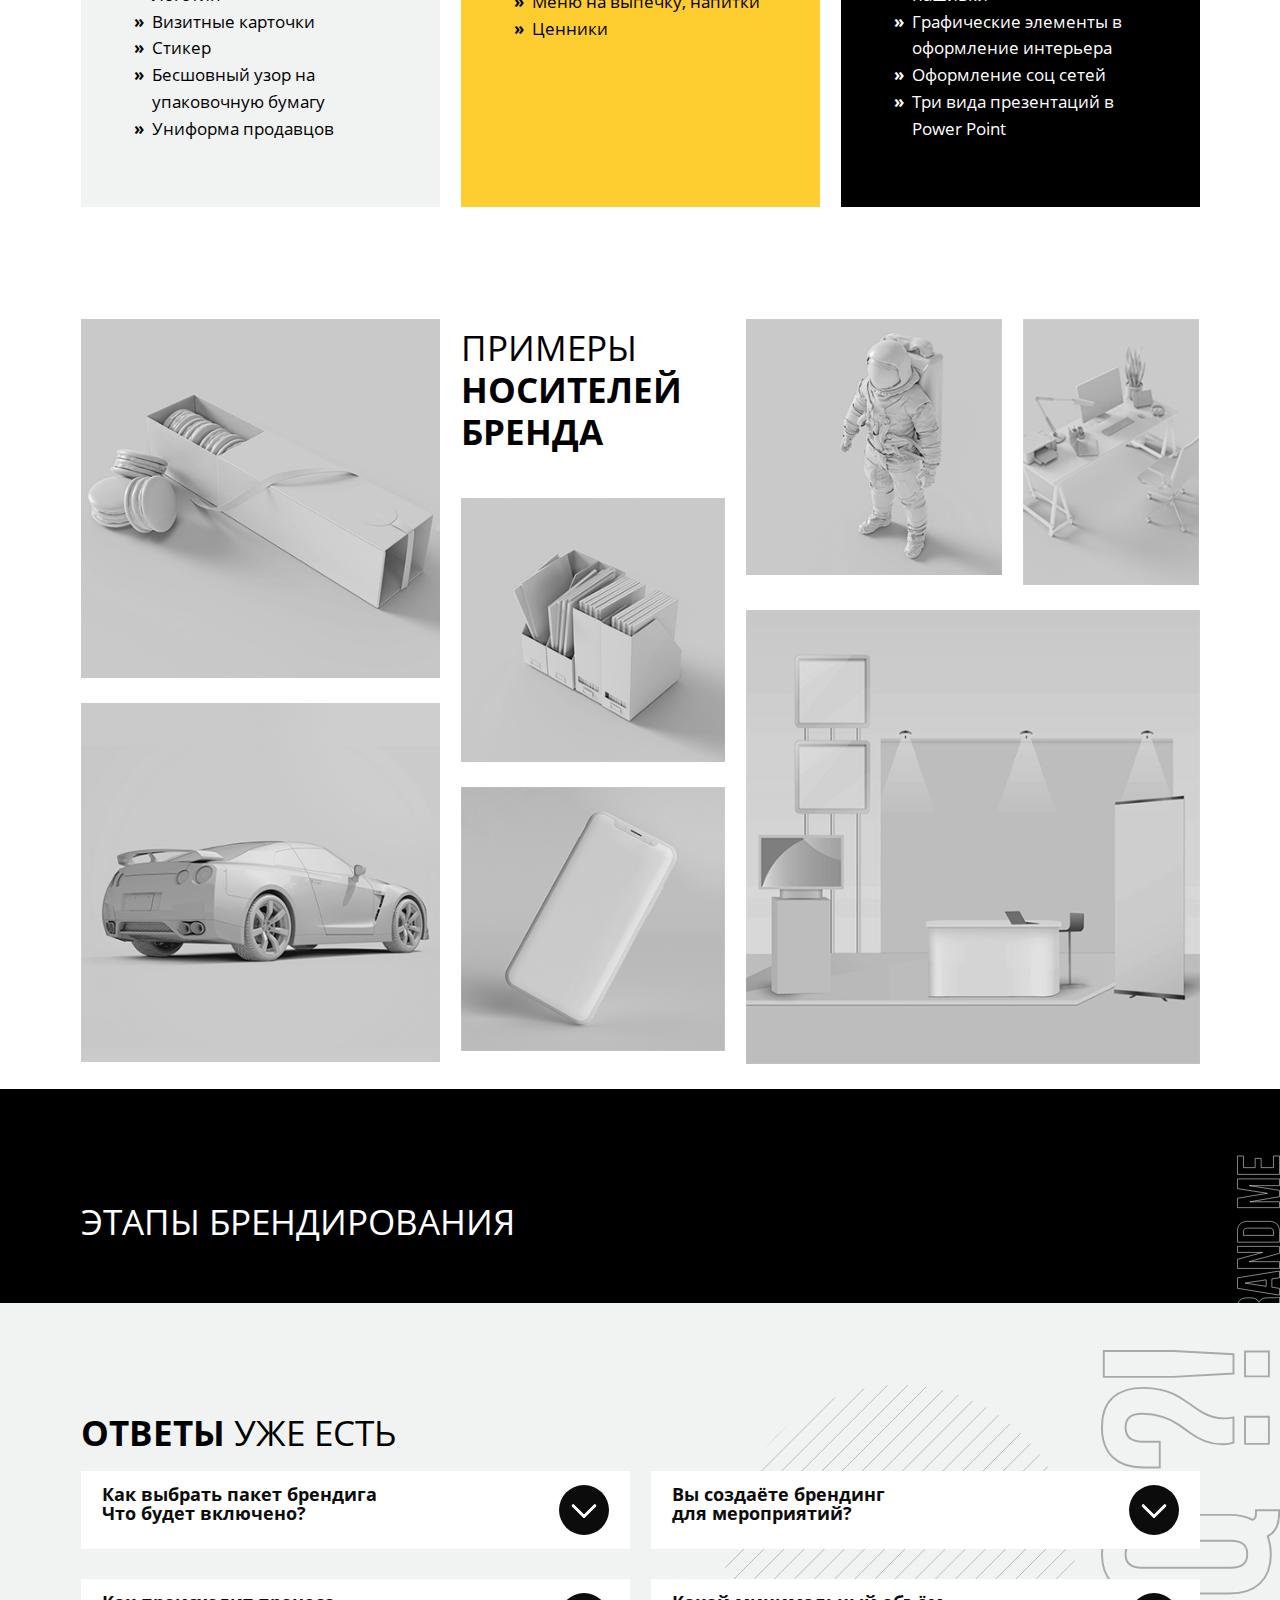
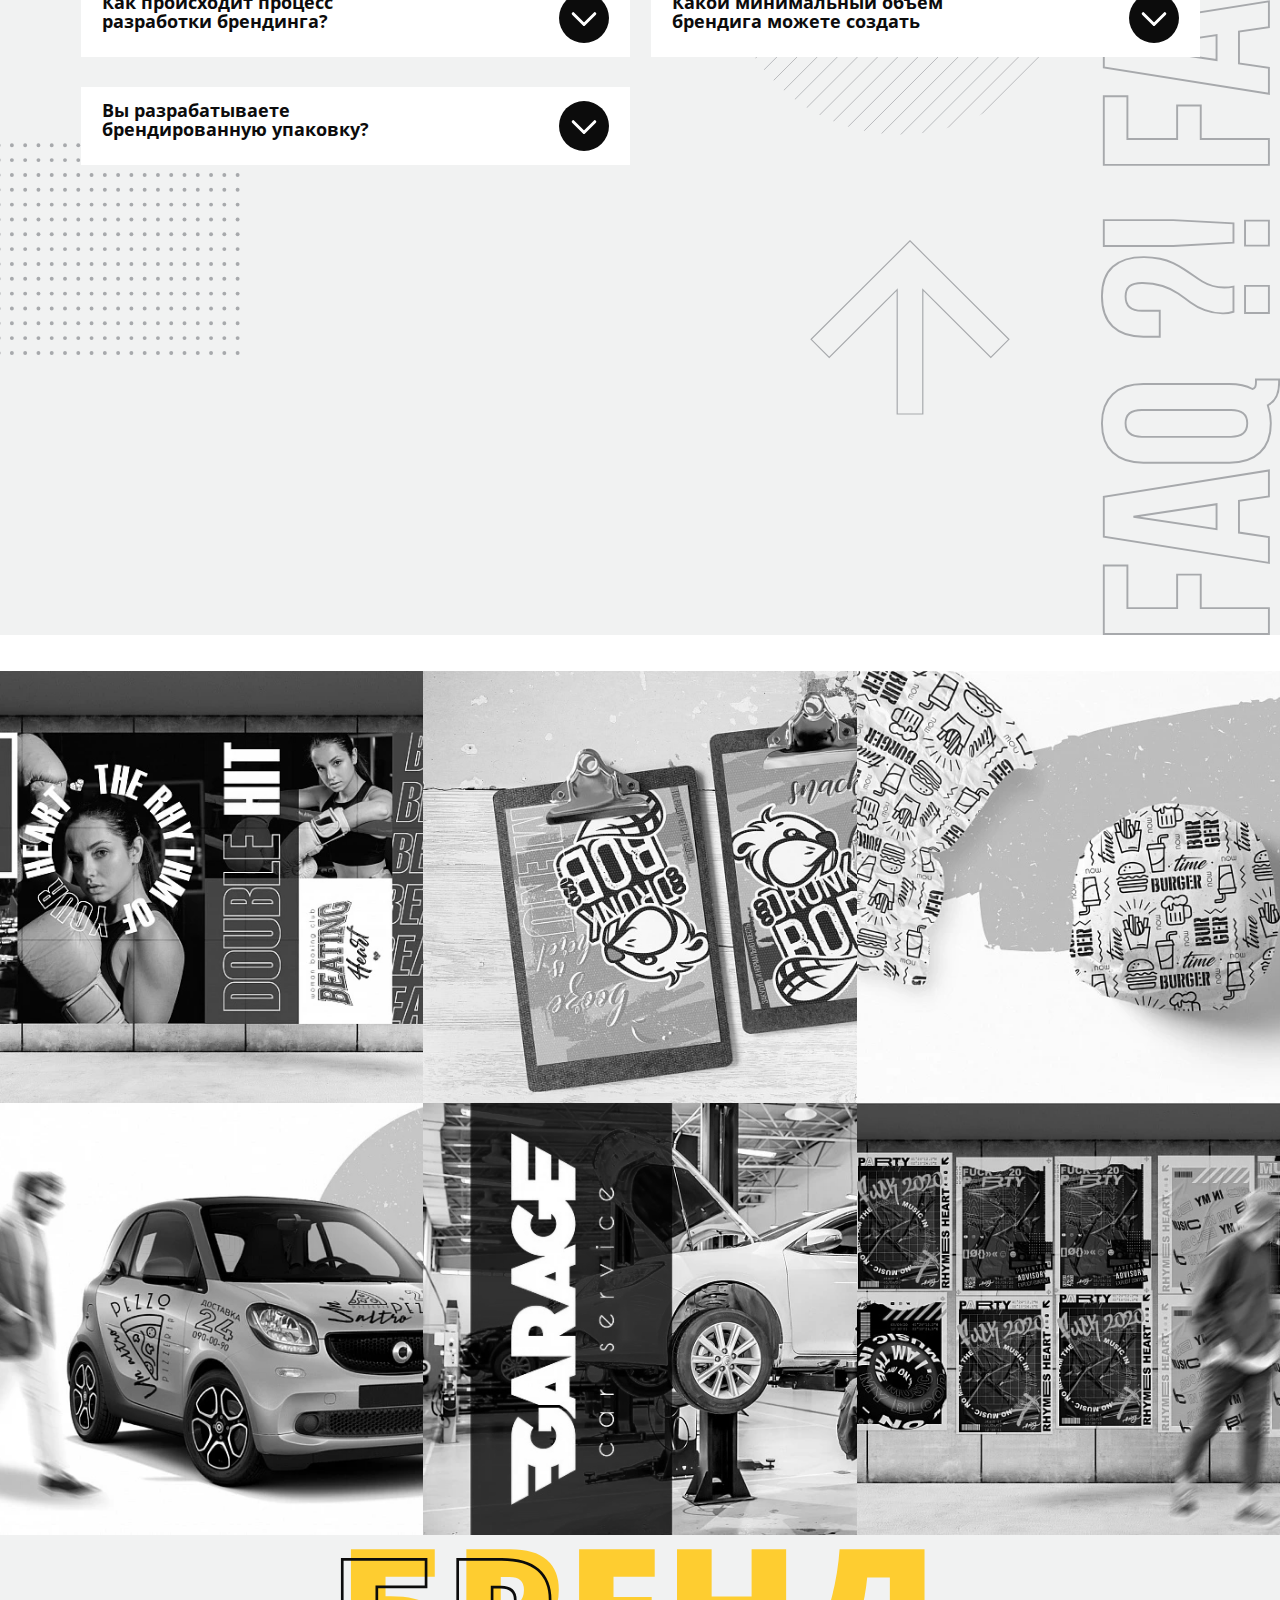
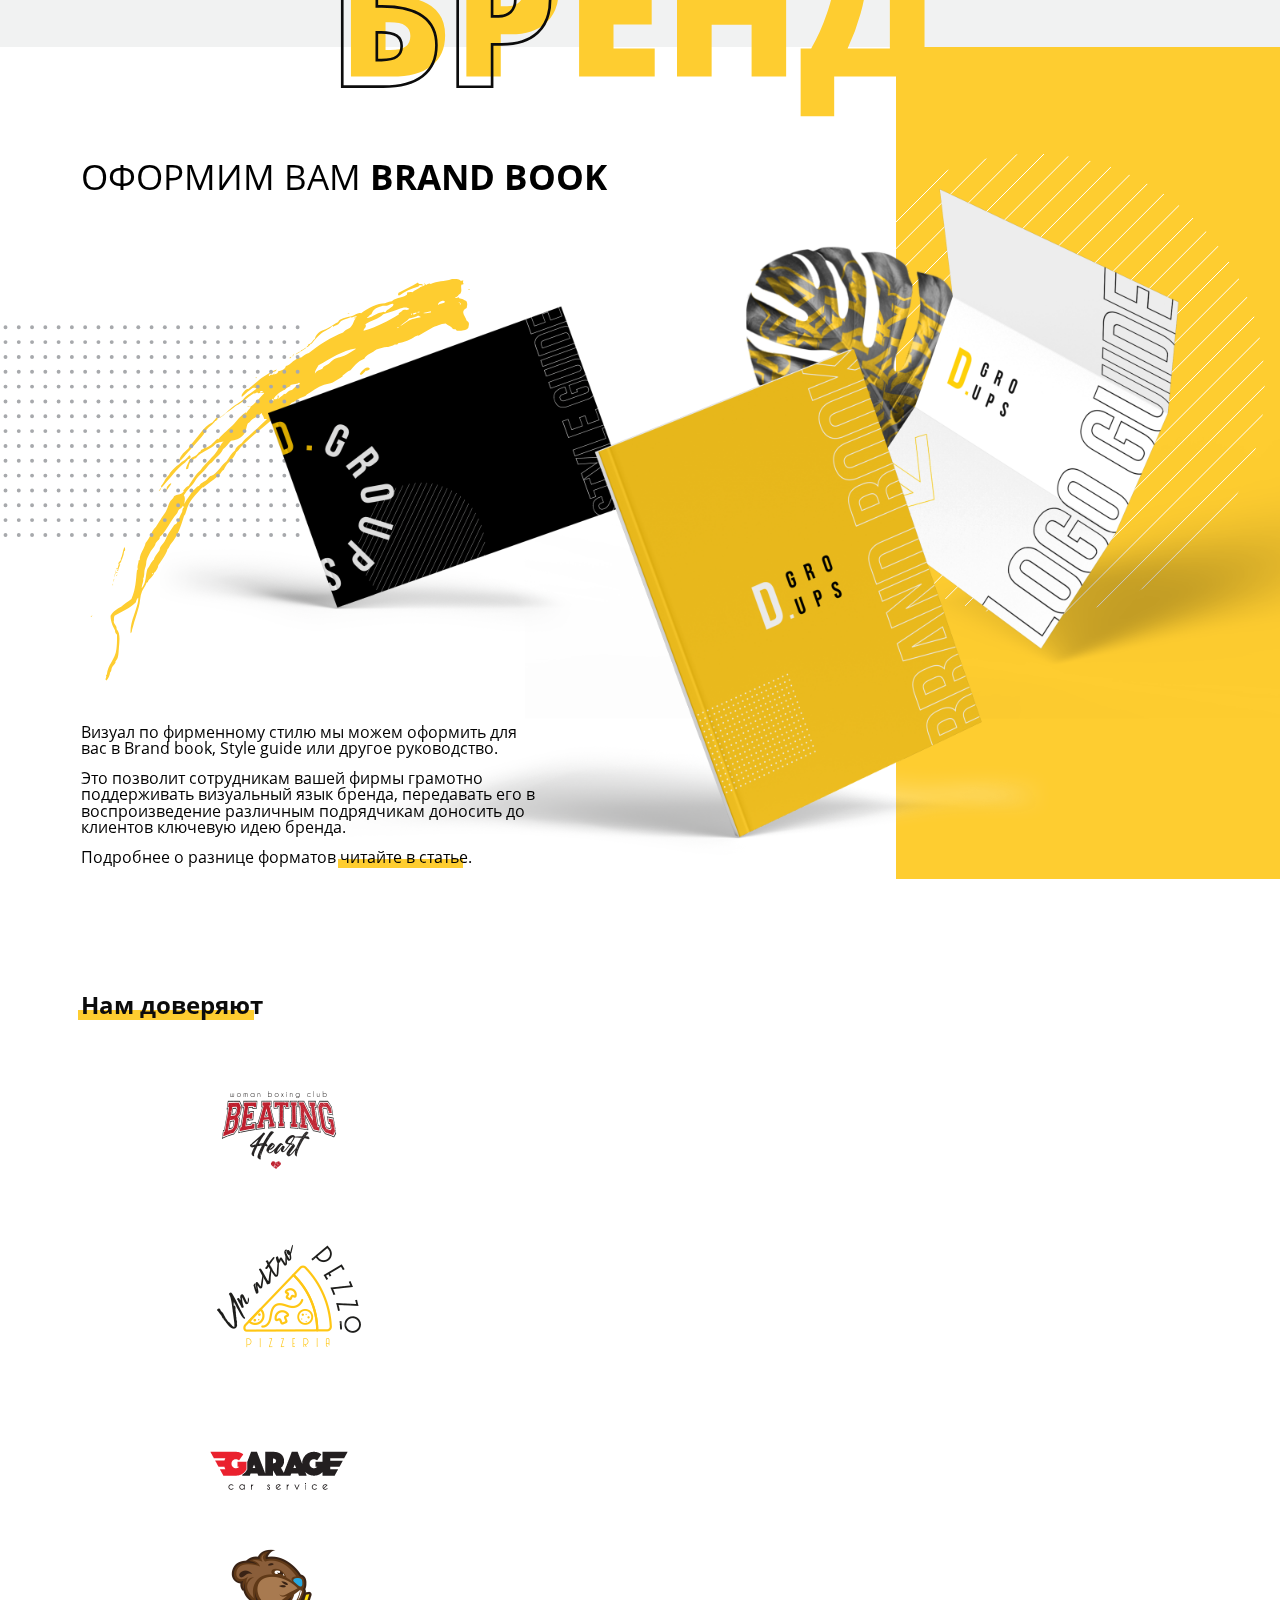
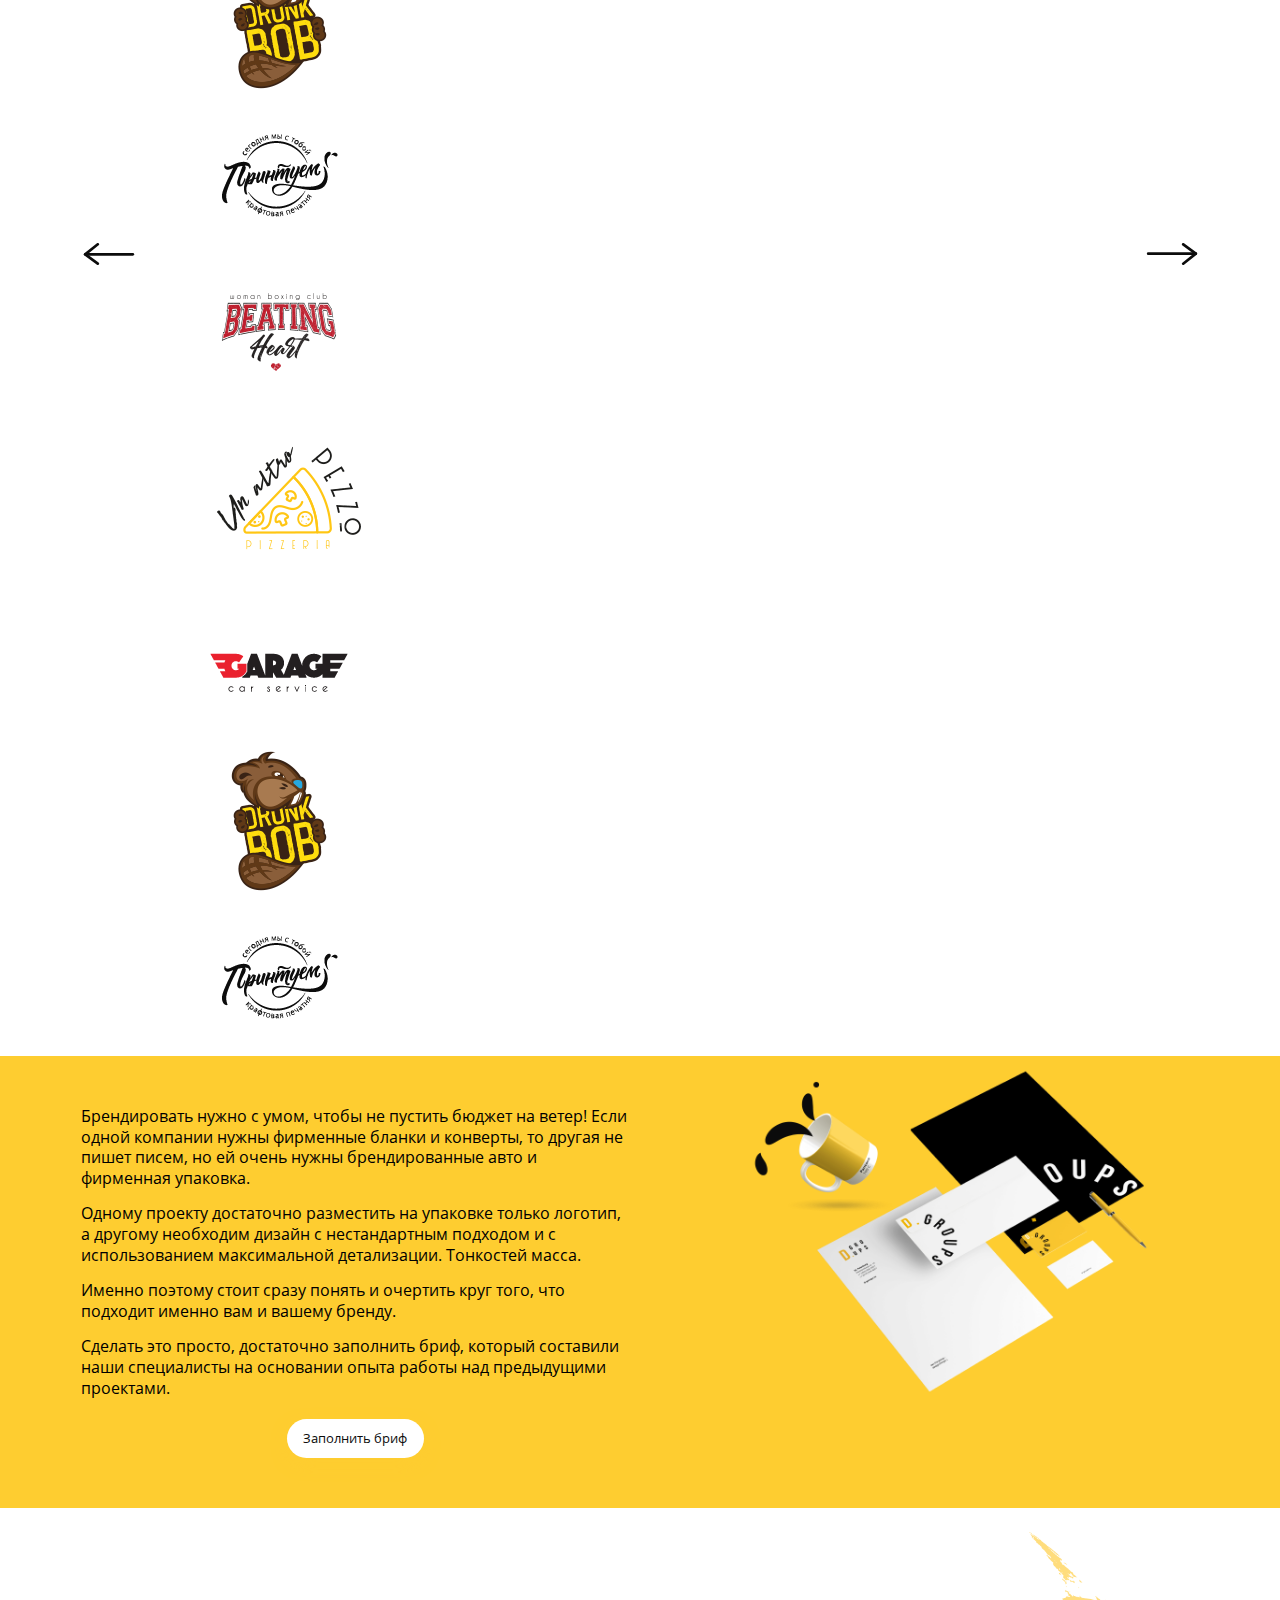
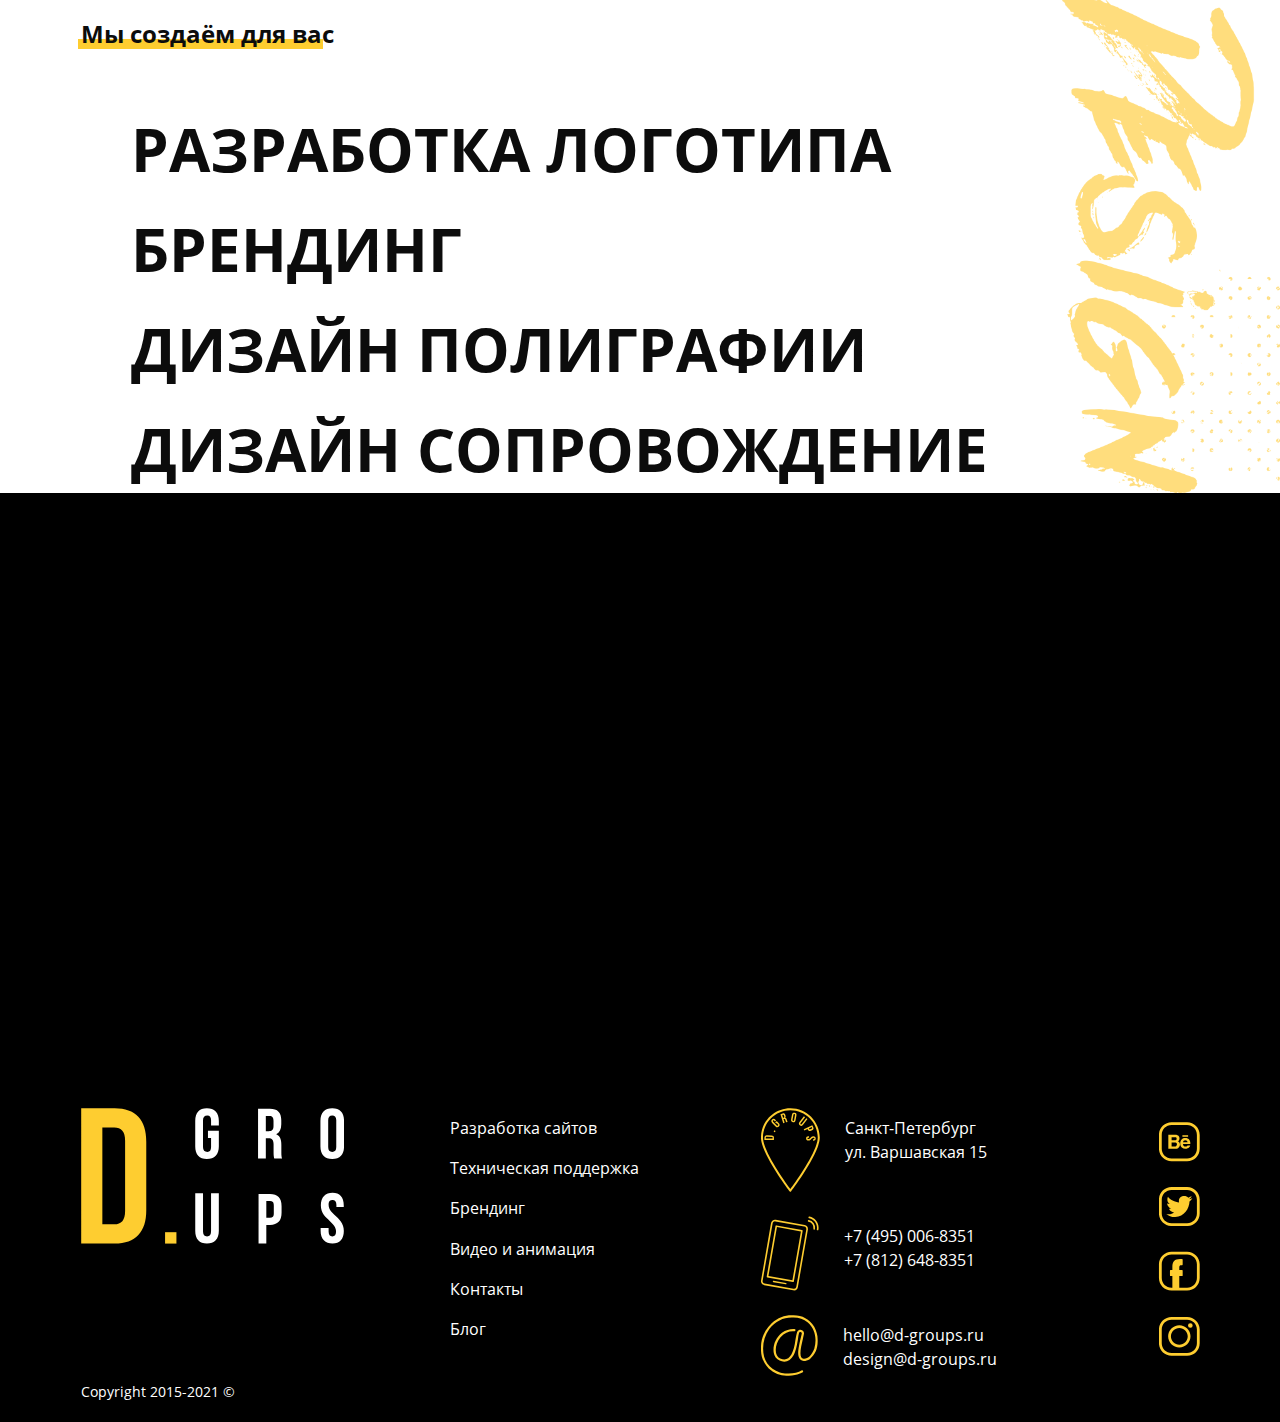
<file: brand.html>
<!DOCTYPE html>
<html lang="ru">
<head>
	<meta charset="utf-8">
	<meta name="viewport" content="width=device-width, initial-scale=1.0">
	<meta name="description" content="Мы в компании D-groups занимаемся основными направлениями развития бизнеса клиентов, такими как созданием и поддержкой веб сайтов и реализацию дизайна и брендинга для бизнеса.">
	<link rel="preload" href="assets/fonts/open-sans-v17-vietnamese_latin-ext_latin_greek-ext_greek_cyrillic-ext_cyrillic-regular.woff2" as="font" type="font/woff2" crossorigin>
	<link rel="preload" href="https://d-groups.ru/local/templates/dgroupsNew/assets/fonts/open-sans-v17-vietnamese_latin-ext_latin_greek-ext_greek_cyrillic-ext_cyrillic-600.woff2" as="font" type="font/woff2" crossorigin="anonymous">
	<link rel="preload" href="assets/fonts/open-sans-v17-vietnamese_latin-ext_latin_greek-ext_greek_cyrillic-ext_cyrillic-700.woff2" as="font" type="font/woff2" crossorigin>
	<link rel="stylesheet" href="assets/css/style.css">
	<title>Брэндинг (фирменный стиль) дизайн - разработка для Вашего бизнеса - D-groups</title>
</head>
<body>
	<!--Sprite-->
	<svg class="sprite">
		<symbol id="arrow-dropdown" viewBox="0 0 9 6">
			<g><g><path d="M4.826.216L.914 5.172h7.823z"/></g></g>
		</symbol>
		<symbol id="arrow-slider" viewBox="0 0 56.7 24.8">
			<g>
			<polyline class="st0" points="15.7,23.3 1.5,12.8 15.7,1.5 	"/>
			<line class="st0" x1="1.5" y1="12.8" x2="55.2" y2="12.8"/>
			<style>
				.st0{fill:none;stroke-width:3;stroke-linecap:round;stroke-linejoin:round;stroke-miterlimit:10;}
			</style>
			</g>
		</symbol>
	</svg>

	<div class="wrapper">
		<header class="header" id="header">
				<div class="container">
					<div class="row">
						<div class="col-3 col-xxl-3 col-xl-2 col-lg-2">
							<a href="/" class="header__logo logo-nofixed">
								<img src="assets/images/logo.svg" alt="Логотип">
							</a>
							<a href="#" class="header__logo logo-fixed">
								<img src="assets/images/logo-white.svg" alt="Логотип">
							</a>
						</div>
						<div class="col-9 col-xxl-9 col-xl-10 col-lg-10">
							<nav class="header__menu menu">
								<ul class="menu__nav nav">
									<li class="nav__dropdown nav__list">
										<span class="nav__link header__link">Услуги</span>
										<span>
											<svg class="nav__dropdown__arrow">
												<use xlink:href="#arrow-dropdown"></use>
											</svg>
										</span>
										<ul class="nav__dropdown__menu">
											<li><a href="#">Разработка сайтов</a></li>
											<li><a href="#">Поддержка сайтов</a></li>
											<li>
												<a href="#">Дизайн</a>
												<ul class="menu__marker">
													<li><a href="brand.html">Брендинг</a></li>
													<li><a href="#">Поддержка</a></li>
													<li><a href="#">Логотипа</a></li>
													<li><a href="#">Полиграфии</a></li>
												</ul>
											</li>
											<li><a href="video.html">Видео и анимация</a></li>
										</ul>
									</li>
									<li class="nav__list"><a href="#" class="nav__link header__link">О Нас</a></li>
									<li class="nav__list"><a href="blog.html" class="nav__link header__link">Блог</a></li>
									<li class="nav__list"><a href="#" class="nav__link header__link">Контакты</a></li>
								</ul>
								<div class="header__phones phones">
									<a href="tel:+74950068351" class="header__link">+7 (495) 006-8351</a>
									<a href="tel:+78126488351" class="header__link">+7 (812) 648-8351</a>
								</div>
								<div class="header__btn">
									<a href="#" class="btn">Оставить заявку</a>
								</div>
									<div class="burger" id="burger">
									<span class="burger__item"></span>
								</div>
							</nav>
						</div>
					</div>
				</div>
			</header>
			<div class="fullpage" id="fullpage">
				<!--Intro-->
				<section class="block-intro block-intro_p block-intro_pb-0 section" id="intro">
					<div class="container">
						<div class="row block-intro__row_revers">
							<div class="col-lg-4 col-md-9 col-sm-9 animated fadeInLeft delay-01s">
								<h1 class="block-intro__title block-intro__title_mt">
									Брэндинг
								</h1>
								<div class="block-intro__text block-intro__text_mt block__text">
									<p>Придайте всему, что окружает вас и ваших клиентов единый дизайн и стиль. Тот самый стиль, по которому будут <span class="block__text-line-bottom">узнавать и ценить</span> ваш продукт или услугу. Присвойте вещам, деталям и пространству особенность вашего бренда. Иными словами – <span class="block__text-line-bottom">брендируйте.</span></p>
									<p> Сделать это качественно, гармонично и, что не мало важно, практично смогут для вас наши специалисты. </p>
								</div>
								<a href="#" class="block-intro__btn btn btn_center">Заполнить бриф</a>
							</div>
							<div class="col-lg-8 col-md-12">
								<div class="block-intro__banner block-intro__banner_relative">
									<div class="block-intro__airship animated slideInLeft">
										<img src="assets/images/airship.png" alt="">
									</div>
									<div class="block-intro__cloud">
										<img src="assets/images/brand_cloud.png" alt="">
									</div>
								</div>
							</div>
						</div>
					</div>
				</section>
				<!--/intro-->
				<!--Package-->
				<section class="section section-package" id="package">
						<div class="block block-package">
						<div class="container">
							<div class="row">
								<div class="col-md-4 col-sm-12">
									<div class="block-package__column">
										<h2 class="block-package__title title-big title-big_black">Примеры <span>пакетов брендинга</span></h2>
										<div class="block-package__name">
											<img src="assets/images/start_up.svg" alt="">
										</div>
										<div class="block-package__content block-package__content_start bg-gray">
											<div class="block-package__description block__text">Стартовый пакет на примере цветочной лавки. Всё создано на основе логотипа.</div>
											<ul class="block-package__list block__text">
												<li>Логотип</li>
												<li>Визитные карточки</li>
												<li>Стикер</li>
												<li>Бесшовный узор на упаковочную бумагу</li>
												<li>Униформа продавцов</li>
											</ul>
										</div>
									</div><!--/block-package__column-->
								</div>
								<div class="col-md-4 col-sm-12">
									<div class="block-package__column">
										<div class="block-package__name">
											<img src="assets/images/standart.svg" alt="">
										</div>
										<div class="block-package__content block-package__content_standart bg-yellow">
											<div class="block-package__description block__text">Стартовый пакет на примере булочной.</div>
											<ul class="block-package__list block__text">
												<li>Логотип</li>
												<li>Упаковка: крафт пакеты, коробки</li>
												<li>Бесшовный узор на упаковочную бумагу</li>
												<li>Униформа продавцов и пекарей</li>
												<li>Графические элементы в оформление интерьера</li>
												<li>Плейсметы в подносы/столы</li>
												<li>Брендирование сахара, салфеток</li>
												<li>Чашки и стаканы для напитков</li>
												<li>Вывеска с режимом работы</li>
												<li>Меню на выпечку, напитки</li>
												<li>Ценники</li>
											</ul>
										</div>
									</div><!--/block-package__column-->
								</div>
								<div class="col-md-4 col-sm-12">
									<div class="block-package__column">
										<div class="block-package__name">
											<img src="assets/images/extended.svg" alt="">
										</div>
										<div class="block-package__content block-package__content_extended bg-black">
											<div class="block-package__description block__text block__text_white">Расширенный пакет на примере языковой школы</div>
											<ul class="block-package__list block__text block__text_white">
												<li>Логотип</li>
												<li>Визитные карточки</li>
												<li>Флаеры</li>
												<li>Роллапы</li>
												<li>Плакаты</li>
												<li>Видео-баннер 6х3</li>
												<li>Имиджевая брошюра</li>
												<li>Материал для учеников и учителей: рабочие тетради, методические пособия, чек-листы, дневники</li>
												<li>Бейджи</li>
												<li>Мерч: ручки, чашки, блокноты, футболки, кепки, свитшоты, бомберы, значки, нашивки</li>
												<li>Графические элементы в оформление интерьера</li>
												<li>Оформление соц сетей</li>
												<li>Три вида презентаций в Power Point</li>
											</ul>
										</div>
									</div><!--/block-package__column-->
								</div>
							</div>
						</div>
					</div>
				</section>
				<!--/package-->
				<!--Brand-->
				<section class="block block-brand section">
					<div class="container">
						<div class="row block-brand__content">
							<div class="col-md-4 col-7">
								<div class="block-brand__column">
									<div class="block-brand__item">
										<img src="assets/images/pac.png" alt="" class="block-brand__img_gray">
										<img src="assets/images/color/pac.png" alt="" class="block-brand__img_color">
									</div>
									<div class="block-brand__item">
										<img src="assets/images/car.png" alt="" class="block-brand__img_gray">
										<img src="assets/images/color/car.png" alt="" class="block-brand__img_color">
									</div>
								</div>
							</div>
							<div class="col-md-3 col-5">
								<div class="block-brand__column">
									<h2 class="block-brand__title title-big title-big_black">Примеры <span>носителей бренда</span></h2>
									<div class="block-brand__item">
										<img src="assets/images/doc.png" alt="" class="block-brand__img_gray">
										<img src="assets/images/color/doc.png" alt="" class="block-brand__img_color">
									</div>
									<div class="block-brand__item">
										<img src="assets/images/soc.png" alt="" class="block-brand__img_gray">
										<img src="assets/images/color/soc.png" alt="" class="block-brand__img_color">
									</div>
								</div>
							</div>
							<div class="col-md-5 col-12">
								<div class="block-brand__column">
									<div class="row">
										<div class="col-7">
											<div class="block-brand__item">
												<img src="assets/images/clothes.png" alt="" class="block-brand__img_gray">
												<img src="assets/images/color/clothes.png" alt="" class="block-brand__img_color">
											</div>
										</div>
										<div class="col-5">
											<div class="block-brand__item block-brand__item_small">
												<img src="assets/images/office.png" alt="" class="block-brand__img_gray">
												<img src="assets/images/color/office.png" alt="" class="block-brand__img_color">
											</div>
										</div>
										<div class="col-12">
											<div class="block-brand__item">
												<img src="assets/images/exh.png" alt="" class="block-brand__img_gray">
												<img src="assets/images/color/exh.png" alt="" class="block-brand__img_color">
											</div>
										</div>
									</div>
								</div>
							</div>
						</div>
					</div>
				</section>
				<!--brand-->
				<!--Step-->
				<section class="block-step block-step_brand block section">
					<div class="container">
						<div class="block__header">
							<h2 class="block-step__title title-big">Этапы брендирования</h2>
						</div>
						<div class="block-step__content block-step__content_many">
							<div class="row">
								<div class="col-xl-3 col-lg-4 col-sm-6 col-xs-12">
									<div class="block-step__item">
										<div class="block-step__img">
											<img src="assets/images/step_01.svg" alt="шаг 1">
										</div>
										<div class="block-step__text">
											Заполнение брифа.<br>Выявление ваших<br>потребностей
										</div>
									</div>
								</div>
								<div class="col-1 block-step__freeplace"></div>
								<div class="col-xl-3 col-lg-4 col-sm-6 col-xs-12">
									<div class="block-step__item">
										<div class="block-step__img">
											<img src="assets/images/step_02.svg" alt="шаг 2">
										</div>
										<div class="block-step__text">
											Анализ данных.<br> Определения перечня необходимых для<br> брендирования единиц
										</div>
									</div>
								</div>
								<div class="col-1 block-step__freeplace"></div>
								<div class="col-xl-3 col-lg-4 col-sm-6 col-xs-12">
									<div class="block-step__item">
										<div class="block-step__img">
											<img src="assets/images/step_03.svg" alt="шаг 3">
										</div>
										<div class="block-step__text">
											Работа над <br>брендированием.<br> Создание вариантов<br> визуального сопровождения
										</div>
									</div>
								</div>
								<div class="col-xl-3 col-lg-4 col-sm-6 col-xs-12">
									<div class="block-step__item">
										<div class="block-step__img">
											<img src="assets/images/step_04.svg" alt="шаг 4">
										</div>
										<div class="block-step__text">
											Согласование и <br>тестирование <br> финального варианта
										</div>
									</div>
								</div>
								<div class="col-1 block-step__freeplace"></div>
								<div class="col-xl-3 col-lg-4 col-sm-6 col-xs-12">
									<div class="block-step__item">
										<div class="block-step__img block-step__img-pl">
											<img src="assets/images/step_05.svg" alt="шаг 51">
										</div>
										<div class="block-step__text">
											Формирование <br>Brand book <br>или Style guide
										</div>
									</div>
								</div>
								<div class="col-1 block-step__freeplace"></div>
								<div class="col-xl-3 col-lg-4 col-sm-6 col-xs-12">
									<div class="block-step__item">
										<div class="block-step__img">
											<img src="assets/images/step_06.svg" alt="шаг 6">
										</div>
										<div class="block-step__text">
											Передача файлов <br>согласованной дизайн <br> концепции брендирования
										</div>
									</div>
								</div>
							</div>
						</div>
					</div>
				</section>
				<!--/step-->
				<!--FAQ-->
				<section class="block-faq block section">
					<div class="container relative">
						<div class="block-faq__decor-circle">
							<img src="assets/images/decor-circle.svg" alt="">
						</div>
						<div class="block-faq__decor-dots">
							<img src="assets/images/decor-dots.svg" alt="">
						</div>
						<div class="block-faq__decor-arrow">
							<img src="assets/images/decor-arrow.svg" alt="">
						</div>
						<div class="block-faq__content one">
							<div class="block-faq__title title-big title-big_black mb-4"><span>Ответы</span> уже есть</div>
							<div class="row">
								<div class="col-lg-6 col-md-12 block-faq__column">
									<div class="block-faq__item">
										<div class="block-faq__question pl-4 py-3">
											<div class="row">
												<div class="col-10">Как выбрать пакет брендига<br>Что будет включено?</div>
												<div class="block-faq__arrow col-2"></div>
											</div>
										</div>
										<div class="block-faq__answer">
											<div class="p-4">
												Ваш бренд уникален, поэтому его визуальная часть и носители бренда к нему также будут подобраны персонально для вас, без навязывания вам лишних продуктов и услуг. Мы предоставим вам выбор из расширенного списка носителей бренда, то есть тех вещей, на которых будет воспроизведён ваш фирменный стиль. Вы выберете только то, что будет необходимо именно вашей команде. По данному выбору мы сделаем рассчёт стоимости и сроков работ, также предоставим подробный план хода выполнения работы.
											</div>
										</div>
									</div><!--/block-faq__item-->
									<div class="block-faq__item">
										<div class="block-faq__question pl-4 py-3">
											<div class="row">
												<div class="col-10">Как происходит процесс<br> разработки брендинга?</div>
												<div class="block-faq__arrow col-2"></div>
											</div>
										</div>
										<div class="block-faq__answer">
											<div class="p-4">
												<div>Процесс разработки можно разделить на следующие этапы:</div>
												<ul class="block-faq__list">
													<li>1. Определение объема и сложности работы по средствам брифинга и видео-, аудио-конференций.</li>
													<li>2. Составление плана работ.</li>
													<li>3. Творческо-технический процесс создания дизайн-макетов.</li>
													<li>4. Согласование и тестирование вариантов.</li>
													<li>5. При необходимости оформление материала в Бренд бук, стайл гайд или другое руководство по стилю.</li>
													<li>6. Передача вам файлов согласованной концепции.</li>
												</ul>
											</div>
										</div>
									</div><!--/block-faq__item-->
								<div class="block-faq__item">
									<div class="block-faq__question pl-4 py-3">
										<div class="row">
											<div class="col-10">Вы разрабатываете<br>брендированную упаковку?</div>
											<div class="block-faq__arrow col-2"></div>
										</div>
									</div>
									<div class="block-faq__answer">
										<div class="p-4">
											Да, в нашей команде работают дизайнеры, которые спецализируются в данном направлении. Мы создададим для вас упаковку любой сложности. От простых этикеток/стикеров на коробки/бутылки до сложных вырубных боксов или даже упаковки для лазерной резки.
										</div>
									</div>
								</div><!--/block-faq__item-->
					</div><!--/block-faq__column-->
					<div class="col-lg-6 col-md-12 block-faq__column">
						<div class="block-faq__item">
							<div class="block-faq__question pl-4 py-3">
								<div class="row">
									<div class="col-10">Вы создаёте брендинг<br> для мероприятий?</div>
									<div class="block-faq__arrow col-2"></div>
								</div>
							</div>
							<div class="block-faq__answer">
								<div class="p-4">
									Конечно, да. И это одно из интереснейших направлений брендинга для нас. Ведь когда создаётся визуал для мероприятия, будь то концерт, фестиваль, конференция, форум или спортивное соревнование, то в основе концепции всегда лежит идея передачи посетителям ярких позитивных эмоций за единицу времени. Это сложно и интересно одновременно. И мы на высоком уровне решим задачу гармоничного и грамотного предоставления дизайна мероприятия на разных носителях, от афиши и мельчайших деталей мерча до оформления зала.
								</div>
							</div>
						</div><!--/block-faq__item-->
						<div class="bblock-faq__item">
							<div class="block-faq__question pl-4 py-3">
								<div class="row">
									<div class="col-10">Какой минимальный объём<br>брендига можете создать</div>
									<div class="block-faq__arrow col-2"></div>
								</div>
							</div>
							<div class="block-faq__answer">
								<div class="p-4">
									<p class="m-0">Если вам необходим стартовый пакет для запуска вашего продукта, но у вас ограничен бюджет, то мы создадим для вас логотип + на ваш выбор брендируем 3-5 носителей бренда. К примеру, вы запускаете школу йоги. После согласования логотипа мы разработаем элементы фирменного стиля и паттерн (узор), которым брендируем:</p>
										<ul class="p-0">
											<li>1. Одежду для ваших преподавателей/тренеров.</li>
											<li>2. Брошюру с информацией о школе для новых клиентов.</li>
											<li>3. Оформление постов для страницы в Инстаграм.</li>
											<li>4. Брендированные коврики для занятий.</li>
											<li>5. Оформление интерьера залов и ресепшена вашей школы.</li>
										</ul>
										<a href="#package" class="block__text-line-bottom block-branbook__link">Смотреть другие примеры</a>
								</div>
							</div>
						</div><!--/block-faq__item-->
					</div><!--/block-faq__column-->
				</div>
			</div>
		</div>
	</section>
	<!--/faq-->
				<!--Portfolio-->
				<div class="block-portfolio section">
					<div class="row">
						<div class="col-lg-4 col-md-6 col-12">
							<a href="#" class="block-portfolio__item">
								<img src="assets/images/beat.webp" alt="Брендинг Для женского боксерского клуба «HEART BEAT»">
							</a>
						</div>
						<div class="col-lg-4 col-md-6 col-12">
							<a href="#" class="block-portfolio__item">
								<img src="assets/images/bob.webp" alt="Брендинг для неклассического паба «Drunk BOB»">
							</a>
						</div>
						<div class="col-lg-4 col-md-6 col-12">
							<a href="#" class="block-portfolio__item">
								<img src="assets/images/burger.webp" alt="Брендинг для бургерной «Burger time. Now»">
							</a>
						</div>
						<div class="col-lg-4 col-md-6 col-12">
							<a href="#" class="block-portfolio__item">
								<img src="assets/images/pezzo.webp" alt="Брендинг для пиццерии «Un altro Pezzo»">
							</a>
						</div>
						<div class="col-lg-4 col-md-6 col-12">
							<a href="#" class="block-portfolio__item">
								<img src="assets/images/garage.webp" alt="Рестайлинг фирменной айдентики для «Garage»">
							</a>
						</div>
						<div class="col-lg-4 col-md-6 col-12">
							<a href="#" class="block-portfolio__item">
								<img src="assets/images/party.webp" alt="Мерч бук для закрытой вечеринки 2020">
							</a>
						</div>
					</div>
				</div>
				<!--/portfolio-->
				<!--Power-->
				<section class="block block-power section bg-gray" id="power">
					<div class="container">
						<div class="block-power__content power-block">
							
								<img class="block-power__images" src="assets/images/brand_power_1.svg" alt="">
							
							<div class="block-power__images block-power__decor block-power__decor-dash">
								<img src="assets/images/brand_power_2.svg" alt="">
							</div>
							<div class="block-power__images block-power__decor block-power__decor-icon">
								<img src="assets/images/brand_power_4.svg" alt="">
							</div>
							<div class="block-power__images block-power__decor block-power__decor-words">
								<img src="assets/images/brand_power_3.svg" alt="">
							</div>
						</div>
					</div>
				</section>
				<!--/power-->
				<!--Brandbook-->
				<section class="block-branbook block section">
					<div class="container relative">
						<div class="block-branbook__decor">
							<img src="assets/images/brandbook.png" alt="Брендбук">
						</div>
						<div class="block-branbook__dots">
							<img src="assets/images/decor-dots.svg" alt="Декоративные точки">
						</div>
						<div class="block-branbook__splashes">
							<img src="assets/images/splashes.svg" alt="Линии">
						</div>
						<div class="block-branbook__circle">
							<img src="assets/images/circle-white.svg" alt="Круговые линии">
						</div>
						<div class="block-branbook__content">
							<div class="title-big title-big_black">Оформим вам <span>brand book</span></div>
							<div class="row">
								<div class="col-lg-5 col-md-8 col-12 block-branbook__text ml-4">
									<p>Визуал по фирменному стилю мы можем оформить для вас в Brand book, Style guide или другое руководство.</p>
									<p>Это позволит сотрудникам вашей фирмы грамотно поддерживать визуальный язык бренда, передавать его в воспроизведение различным подрядчикам доносить до клиентов ключевую идею бренда.</p>
									<p>Подробнее о разнице форматов <a href="#" class="block__text-line-bottom block-branbook__link">читайте в статье.</a></p>
								</div>
							</div>
						</div>
					</div>
			</section>
			<!--/brandbook-->
			<!--Trust-->
				<section class="block block-trust block-trust_yellow-bottom section">
					<div class="container">
						<div class="block-trust__slider block-trust__slider_clients">
							<h2 class="title title-line_yellow">Нам доверяют</h2>
							<div class="slider__block">
								<div class="slider-trust slider-trust_clients">
									<div class="slider-trust__wrapper">
										<div class="slider-trust__item">
											<img src="assets/images/bh.png" alt="">
										</div>
									</div>
									<div class="slider-trust__wrapper">
										<div class="slider-trust__item">
											<img src="assets/images/pezzo.png" alt="">
										</div>
									</div>
									<div class="slider-trust__wrapper">
										<div class="slider-trust__item">
											<img src="assets/images/garage.png" alt="">
										</div>
									</div>
									<div class="slider-trust__wrapper">
										<div class="slider-trust__item">
											<img src="assets/images/bob.png" alt="">
										</div>
									</div>
									<div class="slider-trust__wrapper">
										<div class="slider-trust__item">
											<img src="assets/images/printuem.png" alt="">
										</div>
									</div>
									<div class="slider-trust__wrapper">
										<div class="slider-trust__item">
											<img src="assets/images/bh.png" alt="">
										</div>
									</div>
									<div class="slider-trust__wrapper">
										<div class="slider-trust__item">
											<img src="assets/images/pezzo.png" alt="">
										</div>
									</div>
									<div class="slider-trust__wrapper">
										<div class="slider-trust__item">
											<img src="assets/images/garage.png" alt="">
										</div>
									</div>
									<div class="slider-trust__wrapper">
										<div class="slider-trust__item">
											<img src="assets/images/bob.png" alt="">
										</div>
									</div>
									<div class="slider-trust__wrapper">
										<div class="slider-trust__item">
											<img src="assets/images/printuem.png" alt="">
										</div>
									</div>
								</div><!--/slider-trust-->
								<div class="arrows">
									<svg class="slider__arrow slider__arrow-prev slider-clients__arrow-prev">
										<use xlink:href="#arrow-slider"></use>
									</svg>
									<svg class="slider__arrow slider__arrow-next slider-clients__arrow-next">
										<use xlink:href="#arrow-slider"></use>
									</svg>
								</div>
							</div>
						</div><!--/block-trust__slider-->
					</div>
					<div class="block-trust__info block-trust__info_yellow">
						<div class="container">
							<div class="row">
								<div class="col-lg-6 col-12">
									<div class="block__text block-trust__text">
										<p>Брендировать нужно с умом, чтобы не пустить бюджет на ветер! Если одной компании нужны фирменные бланки и конверты, то другая не пишет писем, но ей очень нужны брендированные авто и фирменная упаковка.</p>
										<p>Одному проекту достаточно разместить на упаковке только логотип, а другому необходим дизайн с нестандартным подходом и с использованием максимальной детализации. Тонкостей масса.</p>
										<p>Именно поэтому стоит сразу понять и очертить круг того, что подходит именно вам и вашему бренду.</p>
										<p>Сделать это просто, достаточно заполнить бриф, который составили наши специалисты на основании опыта работы над предыдущими проектами.</p>
									</div>
									<a href="" class="btn btn_center btn_white btn_mt-20">Заполнить бриф</a>
								</div>
								<div class="col-1 block-trust__freeplace"></div>
								<div class="col-lg-5 col-12">
									<div class="block-trust__blanks">
										<img src="assets/images/blanks-design.png" alt="">
									</div>
								</div>
							</div>
						</div>
					</div>
				</section>
				<!--/trust-->
				<!--Create-->
					<section class="block-create block-create_brand block-create_bg-right block section">
						<div class="container">
							<div class="block__header">
								<h2 class="block-create__title title title-line_yellow">Мы создаём для вас</h2>
							</div>
							<ul class="block-create__menu">
								<li><a href="#" class="block-create__link block-create__link_white-line">Разработка логотипа</a></li>
								<li><a href="#" class="block-create__link block-create__link_white-line">Брендинг</a></li>
								<li><a href="#" class="block-create__link block-create__link_white-line">Дизайн полиграфии</a></li>
								<li><a href="#" class="block-create__link block-create__link_white-line">Дизайн сопровождение</a></li>
							</ul>
						</div>
					</section>
			<!--/create-->

				<!--Footer-->
				<footer class="footer section">
					<div class="footer__inner">
						<div class="map-block">
							<iframe src="https://yandex.ru/map-widget/v1/?um=constructor%3A7e0213c07e7f49e4aed4ea2635091c2e552f78369f2253c221537f27af4eb2f7&amp;source=constructor" width="100%" height="100%" frameborder="0"></iframe>
						</div>
						<div class="footer__content">
							<div class="container container-footer">
								<div class="row">
									<div class="col-xl-3 col-lg-2 col-md-2 col-12">
										<a href="/" class="footer__logo">
											<img src="assets/images/logo-white.svg" alt="лого">
										</a>
									</div>
									<div class="col-xxl-2 col-1 footer__freeplace"></div>
									<div class="col-xl-2 col-lg-3 col-md-3 col-5 p-md-0">
										<div class="footer__menu">
											<div class="footer__menu__column">
											<a href="#" class="footer__text footer__link">Разработка сайтов</a>
											<a href="#" class="footer__text footer__link">Техническая поддержка</a>
											<a href="brand.html" class="footer__text footer__link">Брендинг</a>
											<a href="video.html" class="footer__text footer__link">Видео и анимация</a>
										</div>
										<div class="footer__menu__column">
											<a href="#" class="footer__text footer__link">Контакты</a>
											<a href="blog.html" class="footer__text footer__link">Блог</a>
										</div>
										</div>
									</div>
									<div class="col-1 footer__freeplace"></div>
									<div class="col-xxl-3 col-lg-4 col-md-4 col-7">
										<div class="footer__about">
											<div class="footer__icon">
												<img src="assets/images/pin.svg" alt="иконка локации">
											</div>
											<div class="footer__text footer__info">Санкт-Петербург<br>ул. Варшавская 15</div>
										</div>
										<div class="footer__about">
											<div class="footer__icon footer__icon-phone">
												<img src="assets/images/phone.svg" alt="иконка телефона">
											</div>
											<div class="footer__info">
												<a href="tel:+74950068351" class="footer__text footer__link">+7 (495) 006-8351</a>
												<a href="tel:+78126488351" class="footer__text footer__link">+7 (812) 648-8351</a>
											</div>
										</div>
										<div class="footer__about">
											<div class="footer__icon">
												<img src="assets/images/mail.svg" alt="иконка почты">
											</div>
											<div class="footer__info">
												<a href="mailto:hello@d-groups.ru" class="footer__text footer__link">hello@d-groups.ru</a>
												<a href="mailto:dev@d-groups.ru" class="footer__text footer__link">design@d-groups.ru</a>
											</div>
										</div>
									</div>
									<div class="col-md-1 col-12">
										<div class="footer__social">
											<a href="#" class="footer__icon-social" target="blank">
												<img src="assets/images/behance.svg" alt="behance">
											</a>
											<a href="#" class="footer__icon-social" target="blank">
												<img src="assets/images/twitter.svg" alt="twitter">
											</a>
											<a href="#" class="footer__icon-social" target="blank">
												<img src="assets/images/facebook.svg" alt="facebook">
											</a>
											<a href="#" class="footer__icon-social" target="blank">
												<img src="assets/images/instagram.svg" alt="instagram">
											</a>
										</div>
									</div>
									<div class="col-12">
										<div class="footer__copyright footer__text">Copyright 2015-2021 ©</div>
									</div>
								</div>
							</div>
						</div>
					</div>
				</footer>
				<!--/footer-->
			</div>
			<nav class="header__menu_mobile">
										<ul class="pl-0">
											<li>
												<span class="nav__link header__link">Услуги:</span>
												<ul>
													<li class="menu__dots"><a class="nav__link header__link" href="#">Разработка сайтов</a></li>
													<li class="menu__dots"><a class="nav__link header__link" href="#">Поддержка сайтов</a></li>
													<li class="menu__dots">
														<a class="nav__link header__link" href="#">Дизайн</a>
														<ul class="menu__marker">
															<li><a class="header__link" href="brand.html">Брендинг</a></li>
															<li><a class="header__link" href="#">Поддержка</a></li>
															<li><a class="header__link" href="#">Логотипа</a></li>
															<li><a class="header__link" href="#">Полиграфии</a></li>
														</ul>
													</li>
													<li class="menu__dots"><a class="nav__link header__link" href="video.html">Видео и анимация</a></li>
												</ul>
											</li>
											<li><a href="#" class="nav__link header__link">О Нас</a></li>
											<li><a href="blog.html" class="nav__link header__link">Блог</a></li>
											<li><a href="#" class="nav__link header__link">Контакты</a></li>
										</ul>
										<div class="header__btn_mobile">
											<a href="#" class="btn">Оставить заявку</a>
										</div>
									</div>
			</nav>


	<script src="assets/js/jquery-3.6.0.min.js"></script>
	<script src="assets/js/slick.min.js"></script>
	<script src="https://alvarotrigo.com/fullPage/fullpage.min.js"></script>
	<script src="assets/js/script.js"></script>
</body>
</html>
</file>
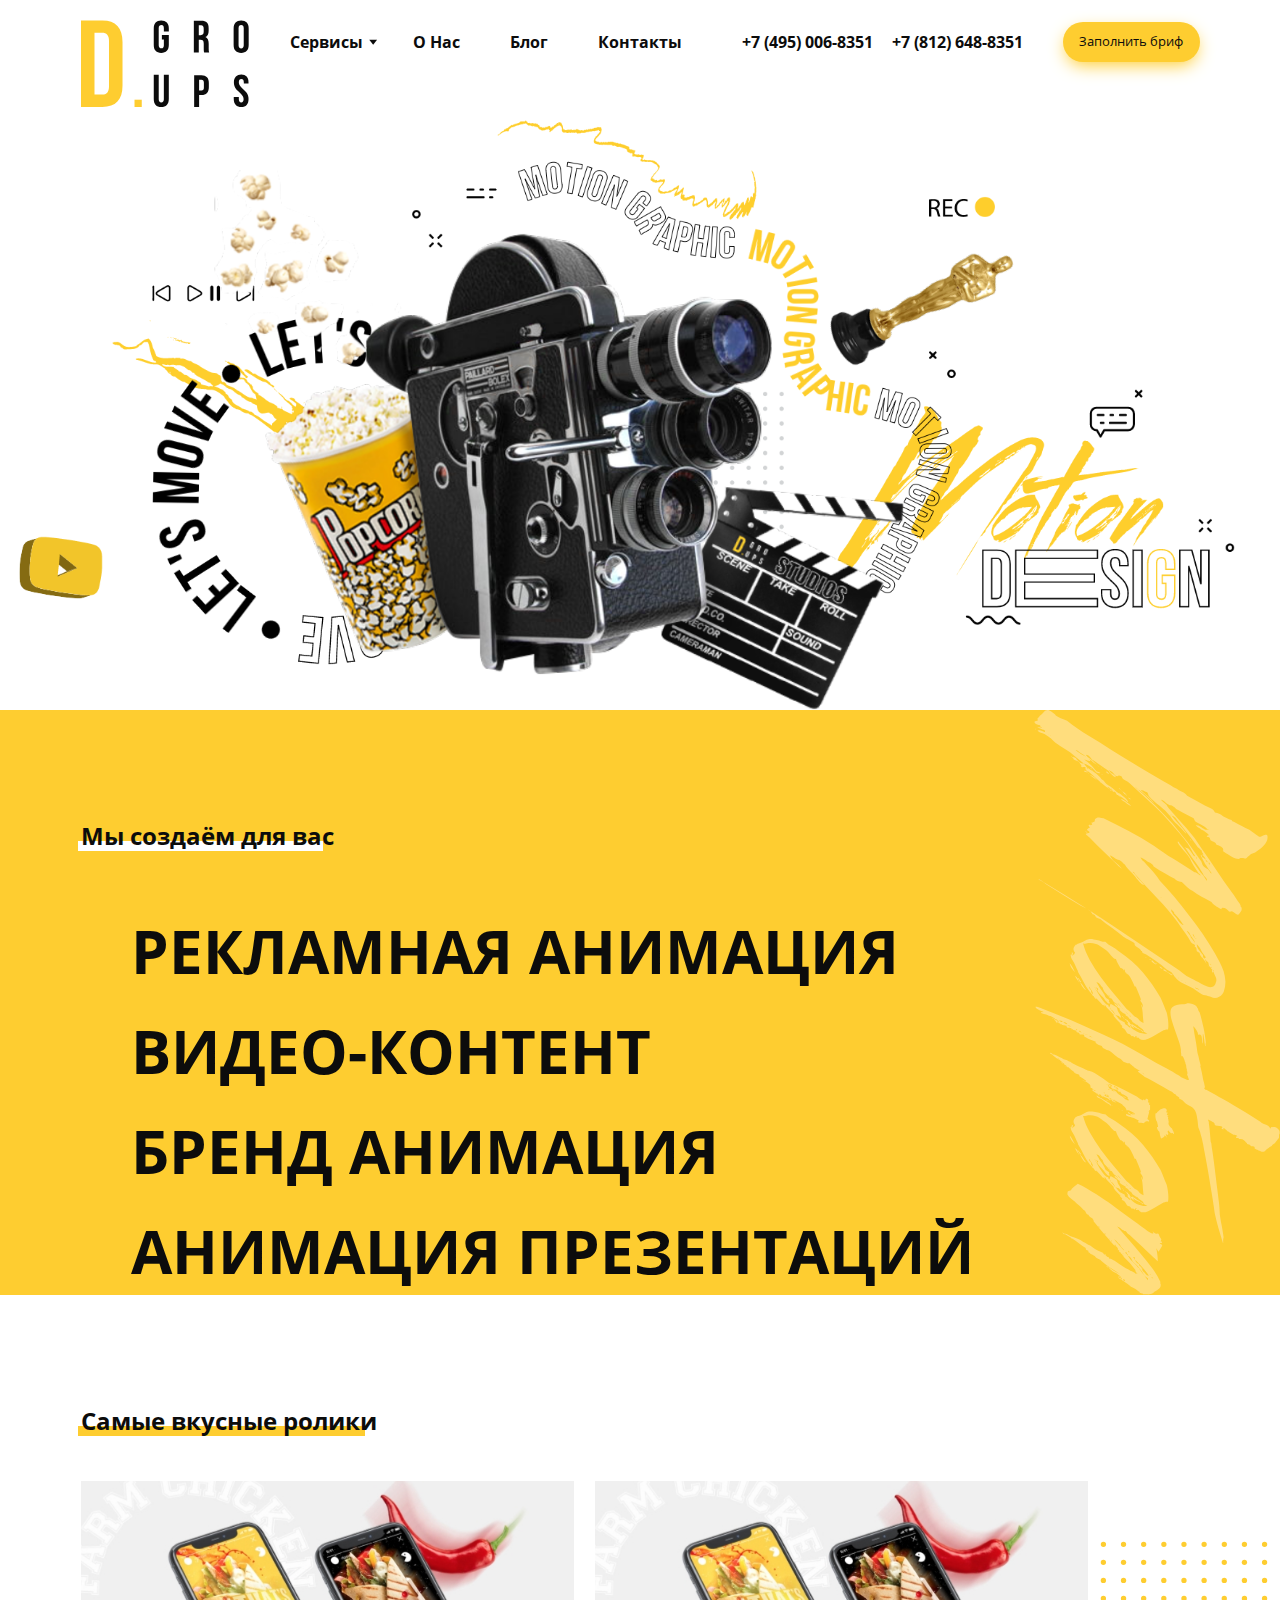
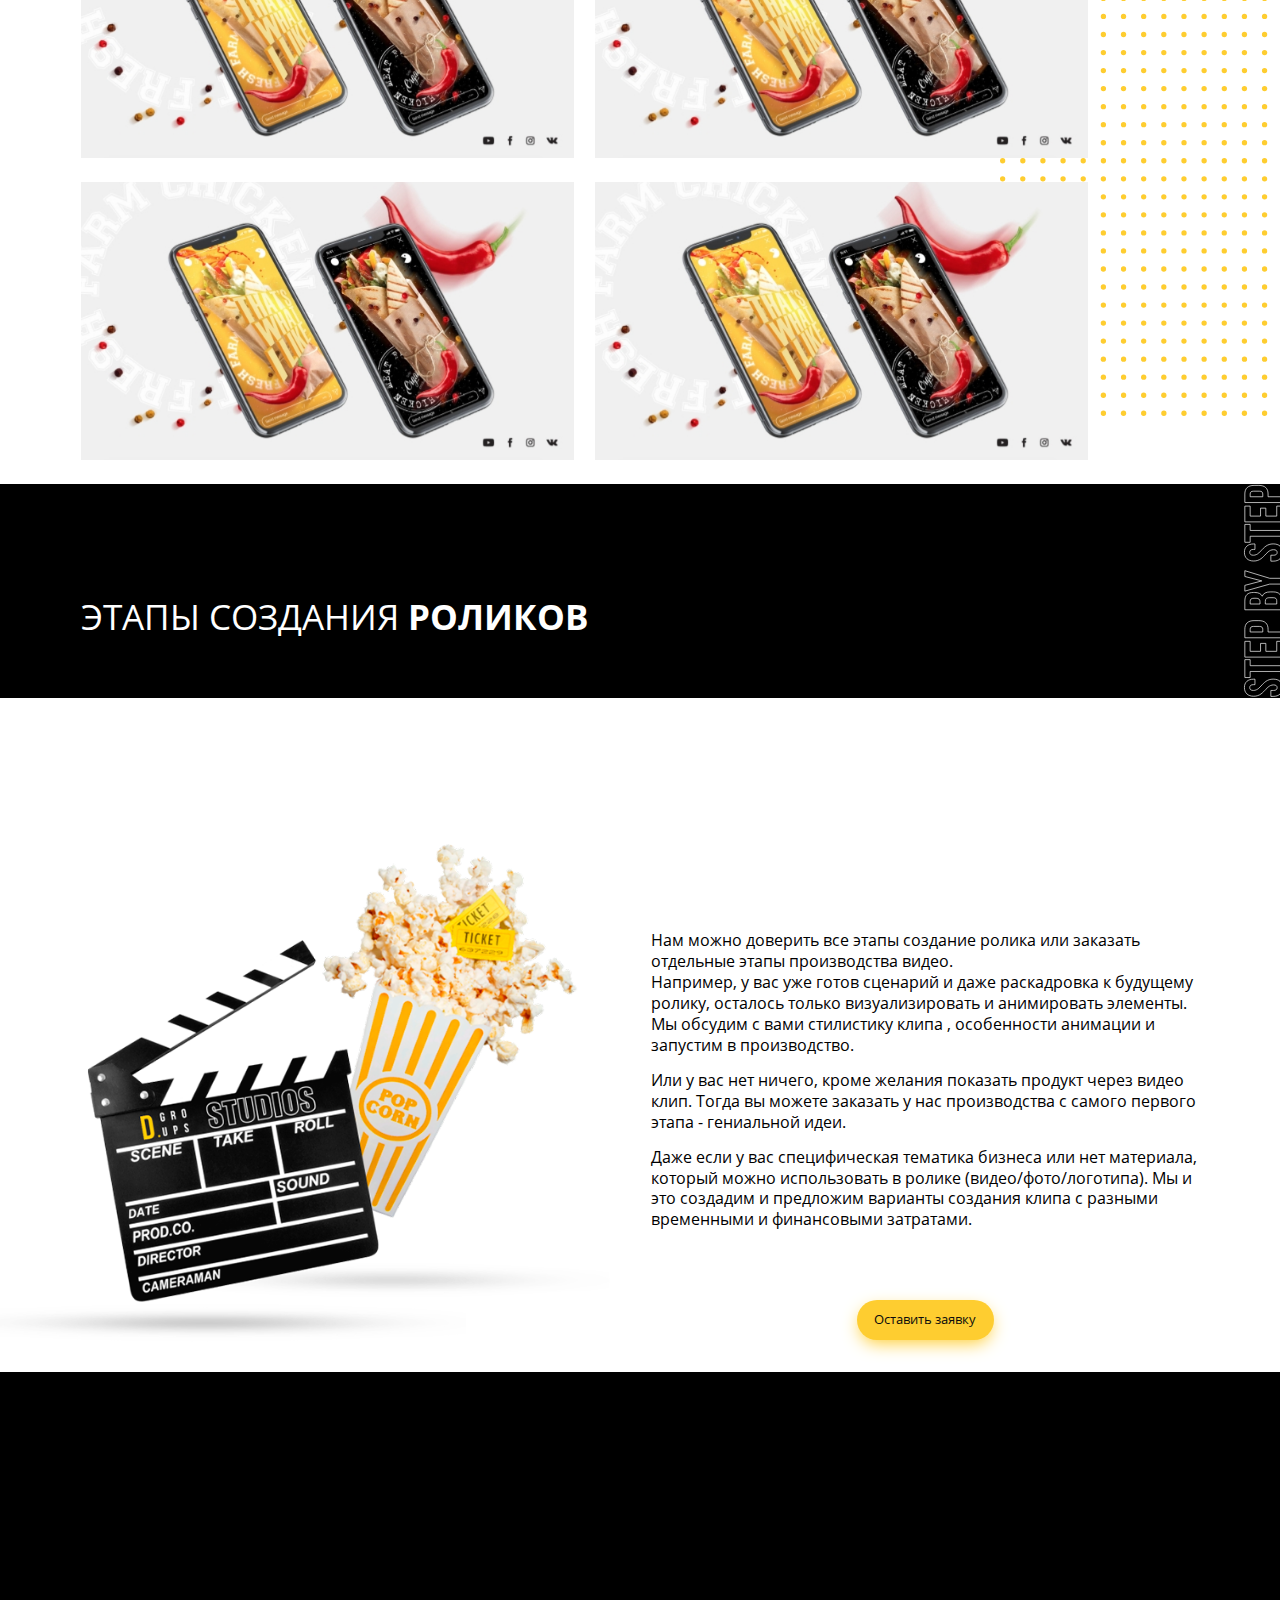
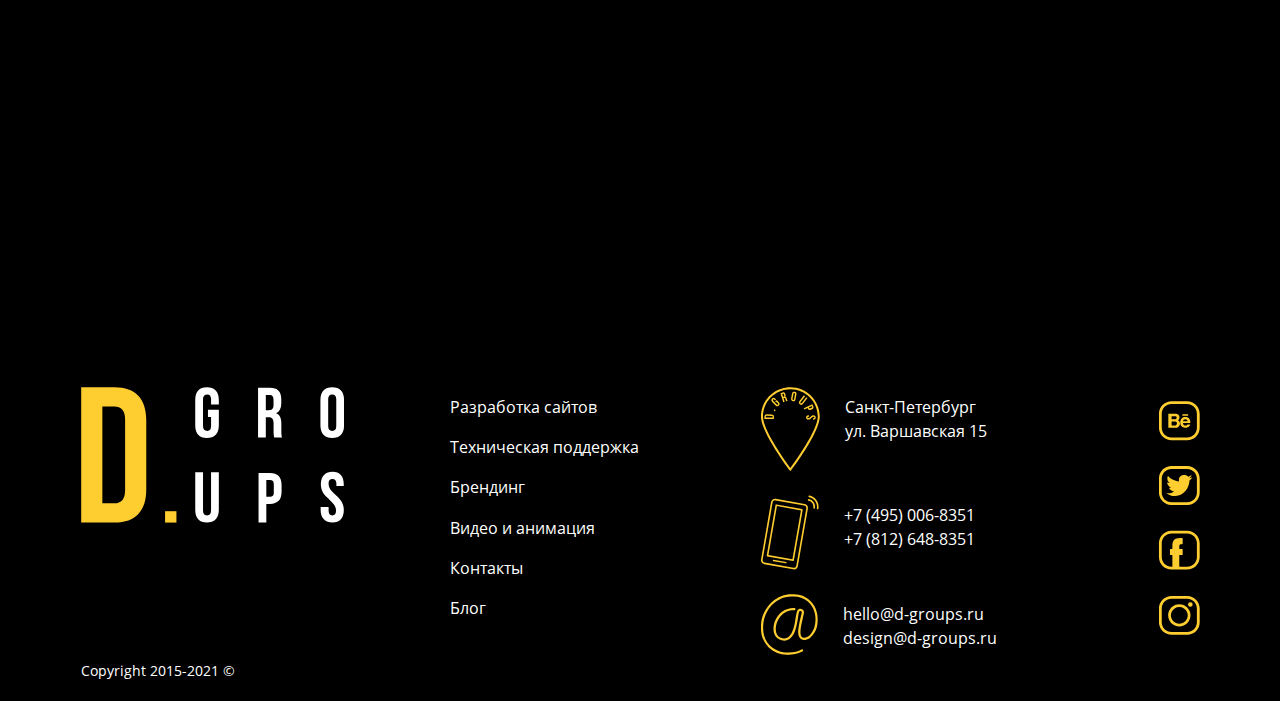
<file: video.html>
<!DOCTYPE html>
<html lang="ru">
<head>
	<meta charset="utf-8">
	<meta name="viewport" content="width=device-width, initial-scale=1.0">
	 <link rel="preload" href="assets/fonts/open-sans-v17-vietnamese_latin-ext_latin_greek-ext_greek_cyrillic-ext_cyrillic-regular.woff2" as="font" type="font/woff2" crossorigin>
	 <link rel="preload" href="assets/fonts/open-sans-v17-vietnamese_latin-ext_latin_greek-ext_greek_cyrillic-ext_cyrillic-700.woff2" as="font" type="font/woff2" crossorigin>
	<link rel="stylesheet" href="assets/css/style.css">
	<title>Видео и анимация</title>
</head>
<body>
	<!--Sprite-->
	<svg class="sprite">
		<symbol id="arrow-dropdown" viewBox="0 0 9 6">
			<g><g><path d="M4.826.216L.914 5.172h7.823z"/></g></g>
		</symbol>
	</svg>
	<div class="wrapper">

	<header class="header" id="header">
			<div class="container">
				<div class="row">
					<div class="col-3 col-xxl-3 col-xl-2 col-lg-2">
						<a href="/" class="header__logo logo-nofixed">
							<img src="assets/images/logo.svg" alt="Логотип">
						</a>
						<a href="/" class="header__logo logo-fixed">
							<img src="assets/images/logo-white.svg" alt="Логотип">
						</a>
					</div>
					<div class="col-9 col-xxl-9 col-xl-10 col-lg-10">
						<nav class="header__menu menu">
							<ul class="menu__nav nav">
								<li class="nav__dropdown nav__list">
									<span class="nav__link header__link">Сервисы</span>
									<span>
										<svg class="nav__dropdown__arrow">
											<use xlink:href="#arrow-dropdown"></use>
										</svg>
									</span>
									<ul class="nav__dropdown__menu">
										<li><a href="#">Разработка сайтов</a></li>
										<li><a href="#">Поддержка сайтов</a></li>
										<li>
											<a href="#">Дизайн</a>
											<ul class="menu__marker">
												<li><a href="brand.html">Брендинг</a></li>
												<li><a href="#">Поддержка</a></li>
												<li><a href="#">Логотипа</a></li>
												<li><a href="#">Полиграфии</a></li>
											</ul>
										</li>
										<li><a href="video.html">Видео и анимация</a></li>
									</ul>
								</li>
								<li class="nav__list"><a href="#" class="nav__link header__link">О Нас</a></li>
								<li class="nav__list"><a href="blog.html" class="nav__link header__link">Блог</a></li>
								<li class="nav__list"><a href="#" class="nav__link header__link">Контакты</a></li>
							</ul>
							<div class="header__phones phones">
								<a href="tel:+74950068351" class="header__link phones-link">+7 (495) 006-8351</a>
								<a href="tel:+78126488351" class="header__link phones-link">+7 (812) 648-8351</a>
							</div>
							<div class="header__btn">
								<a href="#" class="btn">Заполнить бриф</a>
							</div>
								<div class="burger" id="burger">
								<span class="burger__item"></span>
							</div>
						</nav>
					</div>
				</div>
			</div>
		</header>
	<div class="fullpage" id="fullpage">
			<!--Intro-->
			
		<div class="block-intro block-intro_motion section" id="intro">
			<div class="block-intro__camera">
				<img  src="assets/images/camera.png" alt="камера">
			</div>
			<div class="block-intro__oscar">
				<img src="assets/images/oscar.png" alt="оскар">
			</div>
		</div>
			<!--/intro-->
			<!--Create-->
					<section class="block-create block-create_motion block section">
						<div class="container">
							<div class="block__header">
								<h2 class="block-create__title title">Мы создаём для вас</h2>
							</div>
							<ul class="block-create__menu">
								<li><a href="#" class="block-create__link">Рекламная анимация</a></li>
								<li><a href="#" class="block-create__link">Видео-контент</a></li>
								<li><a href="#" class="block-create__link">Бренд анимация</a></li>
								<li><a href="#" class="block-create__link">Анимация презентаций</a></li>
							</ul>
						</div>
					</section>
			<!--/create-->
			<!--Clip-->
					<section class="block-clip block section" id="clip">
						<div class="container">
							<div class="block__header">
								<h2 class="block-clip__title title">Самые вкусные ролики</h2>
							</div>
							<div class="block-clip__content">
								<div class="row">
									<div class="col-md-6 col-sm-12">
										<a href="#" class="block-clip__item">
											<img src="assets/images/tasty-clip.jpg" alt="">
										</a>
									</div>
									<div class="col-md-6 col-sm-12">
										<a href="#" class="block-clip__item">
											<img src="assets/images/tasty-clip.jpg" alt="">
										</a>
									</div>
									<div class="col-md-6 col-sm-12">
										<a href="#" class="block-clip__item">
											<img src="assets/images/tasty-clip.jpg" alt="">
										</a>
									</div>
									<div class="col-md-6 col-sm-12">
										<a href="#" class="block-clip__item">
											<img src="assets/images/tasty-clip.jpg" alt="">
										</a>
									</div>
								</div>
							</div>
						</div>
					</section>
			<!--/clip-->
			<!--Step-->
					<section class="block-step block section">
						<div class="container">
							<div class="block__header">
								<h2 class="block-step__title title-big">Этапы создания <span>роликов</span></h2>
							</div>
							<div class="block-step__content">
								<div class="row">
									<div class="col-xl-3 col-lg-4 col-sm-6 col-xs-12">
										<div class="block-step__item">
											<div class="block-step__img">
												<img src="assets/images/clip-step1.svg" alt="шаг 1">
											</div>
											<div class="block-step__text">
												Брифинг. Выявление<br> целей, определение<br> стилистики ролика
											</div>
										</div>
									</div>
									<div class="col-1 block-step__freeplace"></div>
									<div class="col-xl-3 col-lg-4 col-sm-6 col-xs-12">
										<div class="block-step__item">
											<div class="block-step__img">
												<img src="assets/images/clip-step2.svg" alt="шаг 1">
											</div>
											<div class="block-step__text">
												Написание<br> и согласование <br> сценария ролика
											</div>
										</div>
									</div>
									<div class="col-1 block-step__freeplace"></div>
									<div class="col-xl-3 col-lg-4 col-sm-6 col-xs-12">
										<div class="block-step__item">
											<div class="block-step__img">
												<img src="assets/images/clip-step3.svg" alt="шаг 1">
											</div>
											<div class="block-step__text">
												Создание статической <br>раскадровки
											</div>
										</div>
									</div>
									<div class="col-xl-3 col-lg-4 col-sm-6 col-xs-12">
										<div class="block-step__item">
											<div class="block-step__img">
												<img src="assets/images/clip-step4.svg" alt="шаг 1">
											</div>
											<div class="block-step__text">
												Сборка материала. <br>Съемка видео, если <br> оно необходимо
											</div>
										</div>
									</div>
									<div class="col-1 block-step__freeplace"></div>
									<div class="col-xl-3 col-lg-4 col-sm-6 col-xs-12">
										<div class="block-step__item">
											<div class="block-step__img block-step__img-pl">
												<img src="assets/images/clip-step5.svg" alt="шаг 1">
											</div>
											<div class="block-step__text">
												Монтаж и анимация
											</div>
										</div>
									</div>
									<div class="col-1 block-step__freeplace"></div>
									<div class="col-xl-3 col-lg-4 col-sm-6 col-xs-12">
										<div class="block-step__item">
											<div class="block-step__img">
												<img src="assets/images/clip-step6.svg" alt="шаг 1">
											</div>
											<div class="block-step__text">
												Озвучка ролика. <br>Музыкальная, звуковая, <br> голосовая
											</div>
										</div>
									</div>
								</div>
							</div>
						</div>
					</section>
			<!--/step-->
			<!--Popcorn-->
					<div class="block block-popcorn section">
						<div class="container">
							<div class="block-popcorn__content">
								<div class="row">
									<div class="col-lg-6 col-12">
										<div class="block-popcorn__item">
											<div class="block-popcorn__img">
												<img src="assets/images/popcorn.png" alt="">
											</div>
										</div>
									</div>
									<div class="col-lg-6 col-12">
										<div class="block-popcorn__item">
											<div class="block-popcorn__text block__text">
												<p>Нам можно доверить все этапы создание ролика или заказать отдельные этапы производства видео.<br>Например, у вас уже готов сценарий и даже раскадровка к будущему ролику, осталось только визуализировать и анимировать элементы.<br>Мы обсудим с вами стилистику клипа , особенности анимации и запустим в производство.</p>
												<p>Или у вас нет ничего, кроме желания показать продукт через видео клип. Тогда вы можете заказать у нас производства с самого первого этапа - гениальной идеи.</p>
												<p>Даже если у вас специфическая тематика бизнеса или нет материала, который можно использовать в ролике (видео/фото/логотипа). Мы и это создадим и предложим варианты создания клипа с разными временными и финансовыми затратами.</p>
											</div>
											<a href="#" class="block-popcorn__btn btn">Оставить заявку</a>
										</div>
									</div>
								</div>
							</div>
						</div>
					</div>
			<!--/popcorn-->
		<!--Footer-->
		<footer class="footer section">
					<div class="footer__inner">
						<div class="map-block">
							<iframe src="https://yandex.ru/map-widget/v1/?um=constructor%3A7e0213c07e7f49e4aed4ea2635091c2e552f78369f2253c221537f27af4eb2f7&amp;source=constructor" width="100%" height="100%" frameborder="0"></iframe>
						</div>
						<div class="footer__content">
							<div class="container container-footer">
						<div class="row">
							<div class="col-xl-3 col-lg-2 col-md-2 col-12">
								<a href="/" class="footer__logo">
									<img src="assets/images/logo-white.svg" alt="лого">
								</a>
							</div>
							<div class="col-xxl-2 col-1 footer__freeplace"></div>
							<div class="col-xl-2 col-lg-3 col-md-3 col-5 p-md-0">
								<div class="footer__menu">
									<div class="footer__menu__column">
									<a href="#" class="footer__text footer__link">Разработка сайтов</a>
									<a href="#" class="footer__text footer__link">Техническая поддержка</a>
									<a class="footer__text footer__link">Брендинг</a>
									<a href="video.html" class="footer__text footer__link">Видео и анимация</a>
								</div>
								<div class="footer__menu__column">
									<a href="#" class="footer__text footer__link">Контакты</a>
									<a href="blog.html" class="footer__text footer__link">Блог</a>
								</div>
								</div>
							</div>
							<div class="col-1 footer__freeplace"></div>
							<div class="col-xxl-3 col-lg-4 col-md-4 col-7">
								<div class="footer__about">
									<div class="footer__icon">
										<img src="assets/images/pin.svg" alt="иконка локации">
									</div>
									<div class="footer__text footer__info">Санкт-Петербург<br>ул. Варшавская 15</div>
								</div>
								<div class="footer__about">
									<div class="footer__icon footer__icon-phone">
										<img src="assets/images/phone.svg" alt="иконка телефона">
									</div>
									<div class="footer__info">
										<a href="tel:+74950068351" class="footer__text footer__link">+7 (495) 006-8351</a>
										<a href="tel:+78126488351" class="footer__text footer__link">+7 (812) 648-8351</a>
									</div>
								</div>
								<div class="footer__about">
									<div class="footer__icon">
										<img src="assets/images/mail.svg" alt="иконка почты">
									</div>
									<div class="footer__info">
										<a href="mailto:hello@d-groups.ru" class="footer__text footer__link">hello@d-groups.ru</a>
										<a href="mailto:dev@d-groups.ru" class="footer__text footer__link">design@d-groups.ru</a>
									</div>
								</div>
							</div>
							<div class="col-md-1 col-12">
								<div class="footer__social">
									<a href="#" class="footer__icon-social" target="blank">
										<img src="assets/images/behance.svg" alt="behance">
									</a>
									<a href="#" class="footer__icon-social" target="blank">
										<img src="assets/images/twitter.svg" alt="twitter">
									</a>
									<a href="#" class="footer__icon-social" target="blank">
										<img src="assets/images/facebook.svg" alt="facebook">
									</a>
									<a href="#" class="footer__icon-social" target="blank">
										<img src="assets/images/instagram.svg" alt="instagram">
									</a>
								</div>
							</div>
							<div class="col-12">
								<div class="footer__copyright footer__text">Copyright 2015-2021 ©</div>
							</div>
						</div>
					</div>
						</div>
					</div>
		</footer>
		<!--/footer-->
	</div>
	<nav class="header__menu_mobile">
		<ul class="pl-0">
			<li>
				<span class="nav__link header__link">Сервисы:</span>
				<ul>
					<li class="menu__dots"><a class="nav__link header__link" href="#">Разработка сайтов</a></li>
					<li class="menu__dots"><a class="nav__link header__link" href="#">Поддержка сайтов</a></li>
					<li class="menu__dots">
						<a class="nav__link header__link" href="#">Дизайн</a>
						<ul class="menu__marker">
							<li><a class="header__link" href="brand.html">Брендинг</a></li>
							<li><a class="header__link" href="#">Поддержка</a></li>
							<li><a class="header__link" href="#">Логотипа</a></li>
							<li><a class="header__link" href="#">Полиграфии</a></li>
						</ul>
					</li>
					<li class="menu__dots"><a class="nav__link header__link" href="#">Видео и анимация</a></li>
				</ul>
			</li>
			<li><a href="#" class="nav__link header__link">О Нас</a></li>
			<li><a href="blog.html" class="nav__link header__link">Блог</a></li>
			<li><a href="#" class="nav__link header__link">Контакты</a></li>
		</ul>
		<div class="header__btn_mobile">
			<a href="#" class="btn">Заполнить бриф</a>
		</div>
	</nav>
</div>


	<script src="assets/js/jquery-3.6.0.min.js"></script>
	<script src="https://alvarotrigo.com/fullPage/fullpage.min.js"></script>
	<script src="assets/js/script.js"></script>
</body>
</html>
</file>
<file: assets/css/style.css>
@charset "UTF-8";
@import url(bootstrap.min.css);
@import url(slick.min.css);
@font-face {
  font-family: 'Open Sans';
  font-style: normal;
  font-weight: 400;
  font-display: swap;
  src: url("../fonts/open-sans-v17-vietnamese_latin-ext_latin_greek-ext_greek_cyrillic-ext_cyrillic-regular.eot"), url("../fonts/open-sans-v17-vietnamese_latin-ext_latin_greek-ext_greek_cyrillic-ext_cyrillic-regular.woff2") format("woff2"), url("../fonts/open-sans-v17-vietnamese_latin-ext_latin_greek-ext_greek_cyrillic-ext_cyrillic-regular.woff") format("woff"), url("../fonts/open-sans-v17-vietnamese_latin-ext_latin_greek-ext_greek_cyrillic-ext_cyrillic-regular.ttf") format("truetype"), url("../fonts/open-sans-v17-vietnamese_latin-ext_latin_greek-ext_greek_cyrillic-ext_cyrillic-regular.svg#OpenSans") format("svg"); }

@font-face {
  font-family: 'Open Sans';
  font-style: normal;
  font-weight: 600;
  font-display: swap;
  src: url("../fonts/open-sans-v17-vietnamese_latin-ext_latin_greek-ext_greek_cyrillic-ext_cyrillic-600.eot");
  /* IE9 Compat Modes */
  src: local("Open Sans SemiBold"), local("OpenSans-SemiBold"), url("../fonts/open-sans-v17-vietnamese_latin-ext_latin_greek-ext_greek_cyrillic-ext_cyrillic-600.eot?#iefix") format("embedded-opentype"), url("../fonts/open-sans-v17-vietnamese_latin-ext_latin_greek-ext_greek_cyrillic-ext_cyrillic-600.woff2") format("woff2"), url("../fonts/open-sans-v17-vietnamese_latin-ext_latin_greek-ext_greek_cyrillic-ext_cyrillic-600.woff") format("woff"), url("../fonts/open-sans-v17-vietnamese_latin-ext_latin_greek-ext_greek_cyrillic-ext_cyrillic-600.ttf") format("truetype"), url("../fonts/open-sans-v17-vietnamese_latin-ext_latin_greek-ext_greek_cyrillic-ext_cyrillic-600.svg#OpenSans") format("svg"); }

@font-face {
  font-family: 'Open Sans';
  font-style: normal;
  font-weight: 700;
  font-display: swap;
  src: url("../fonts/open-sans-v17-vietnamese_latin-ext_latin_greek-ext_greek_cyrillic-ext_cyrillic-700.eot"), url("../fonts/open-sans-v17-vietnamese_latin-ext_latin_greek-ext_greek_cyrillic-ext_cyrillic-700.eot?#iefix") format("embedded-opentype"), url("../fonts/open-sans-v17-vietnamese_latin-ext_latin_greek-ext_greek_cyrillic-ext_cyrillic-700.woff2") format("woff2"), url("../fonts/open-sans-v17-vietnamese_latin-ext_latin_greek-ext_greek_cyrillic-ext_cyrillic-700.woff") format("woff"), url("../fonts/open-sans-v17-vietnamese_latin-ext_latin_greek-ext_greek_cyrillic-ext_cyrillic-700.ttf") format("truetype"), url("../fonts/open-sans-v17-vietnamese_latin-ext_latin_greek-ext_greek_cyrillic-ext_cyrillic-700.svg#OpenSans") format("svg"); }

/*Reset
===============*/
:focus, :active {
  outline: none; }

a:focus, a:active {
  outline: none; }

nav, footer, header, aside {
  display: block; }

html, body {
  height: 100%;
  width: 100%;
  font-size: 100%;
  font-family: "Open Sans", sans-serif;
  line-height: 1;
  font-size: 14px;
  color: #0c0c0c;
  -ms-text-size-adjust: 100%;
  -moz-text-size-adjust: 100%;
  -webkit-text-size-adjust: 100%; }

body.hidden {
  overflow: hidden !important; }

input, button, textarea {
  font-family: inherit; }

button {
  cursor: pointer; }

button::-moz-focus-inner {
  padding: 0;
  border: 0; }

a, a:visited {
  text-decoration: none; }

a:hover {
  text-decoration: none; }

ul li {
  list-style: none; }

img {
  vertical-align: top; }

/*--------------------*/
.sprite {
  display: none; }

/*Header*/
.header {
  padding-top: 20px;
  position: absolute;
  background-color: #fff;
  width: 100%;
  top: 0;
  left: 0;
  z-index: 5; }
  .header .row {
    -webkit-box-align: start;
    -ms-flex-align: start;
    align-items: flex-start; }
  .header__logo img {
    max-width: 100%; }
  .header .logo-fixed {
    display: none; }
  .header__menu {
    display: -webkit-box;
    display: -ms-flexbox;
    display: flex;
    -webkit-box-align: center;
    -ms-flex-align: center;
    align-items: center;
    -webkit-box-pack: end;
    -ms-flex-pack: end;
    justify-content: flex-end;
    padding-top: 2px; }
    .header__menu_mobile {
      height: 100%;
      width: 100%;
      padding: 130px 30px 20px;
      background: #fff;
      position: fixed;
      top: 0;
      visibility: hidden;
      overflow: auto;
      -webkit-transform: translate3d(100%, 0, 0);
      transform: translate3d(100%, 0, 0);
      -webkit-transition: -webkit-transform 0.5s cubic-bezier(0.22, 0.61, 0.36, 1);
      transition: -webkit-transform 0.5s cubic-bezier(0.22, 0.61, 0.36, 1);
      -o-transition: transform 0.5s cubic-bezier(0.22, 0.61, 0.36, 1);
      transition: transform 0.5s cubic-bezier(0.22, 0.61, 0.36, 1);
      transition: transform 0.5s cubic-bezier(0.22, 0.61, 0.36, 1), -webkit-transform 0.5s cubic-bezier(0.22, 0.61, 0.36, 1);
      z-index: 2; }
      .header__menu_mobile_yellow {
        background-color: #fecd30; }
        .header__menu_mobile_yellow .btn {
          background-color: #fff; }
        .header__menu_mobile_yellow .menu__dots > a:before {
          background-color: #fff; }
  .header__link {
    font-family: "Open Sans", sans-serif;
    font-size: 16px;
    font-weight: 700;
    color: #0c0c0c;
    text-decoration: none;
    -webkit-transition: color .3s ease;
    -o-transition: color .3s ease;
    transition: color .3s ease; }
    .header__link:hover {
      color: #fecd30; }
    .header__link:focus {
      color: #0c0c0c; }
    .header__link:active {
      color: #0c0c0c; }
  .header__phones {
    -webkit-transition: -webkit-transform 0.5s cubic-bezier(0.22, 0.61, 0.36, 1);
    transition: -webkit-transform 0.5s cubic-bezier(0.22, 0.61, 0.36, 1);
    -o-transition: transform 0.5s cubic-bezier(0.22, 0.61, 0.36, 1);
    transition: transform 0.5s cubic-bezier(0.22, 0.61, 0.36, 1);
    transition: transform 0.5s cubic-bezier(0.22, 0.61, 0.36, 1), -webkit-transform 0.5s cubic-bezier(0.22, 0.61, 0.36, 1); }
    .header__phones a {
      margin-right: 15px;
      -webkit-transition: color 0s;
      -o-transition: color 0s;
      transition: color 0s; }
      .header__phones a:last-child {
        margin-right: 0; }
  .header__btn {
    margin-left: 40px; }
  .header.fixed {
    position: fixed;
    z-index: 1000;
    height: 60px;
    padding: 7px 0;
    background-color: #000; }
    .header.fixed .logo-fixed {
      display: block; }
    .header.fixed .logo-nofixed {
      display: none; }
    .header.fixed .header__logo img {
      max-height: 46px; }
    .header.fixed .header__link {
      color: #fff; }
      .header.fixed .header__link:hover {
        color: #fecd30; }
    .header.fixed .nav__dropdown__arrow {
      fill: #fff; }
    .header.fixed .nav__dropdown__menu {
      background-color: #000; }
      .header.fixed .nav__dropdown__menu a {
        color: #fff; }
        .header.fixed .nav__dropdown__menu a:hover {
          color: #fecd30; }
      .header.fixed .nav__dropdown__menu:before {
        border-color: transparent transparent #000; }
    .header.fixed .blog__typewriter {
      display: none; }
    .header.fixed .btn {
      background-color: #fecd30; }

.nav {
  margin-right: 60px;
  position: relative; }
  .nav__list {
    margin-right: 50px; }
    .nav__list:last-child {
      margin-right: 0; }
  .nav__dropdown {
    position: relative;
    cursor: pointer; }
    .nav__dropdown.active span.header__link {
      color: #fecd30; }
    .nav__dropdown__arrow {
      width: 9px;
      height: 6px;
      display: inline-block;
      position: absolute;
      right: -15px;
      bottom: 50%;
      z-index: 1;
      -webkit-transform: translateY(50%) rotate(180deg);
      -ms-transform: translateY(50%) rotate(180deg);
      transform: translateY(50%) rotate(180deg);
      fill: #0c0c0c;
      -webkit-transition: fill .3s ease;
      -o-transition: fill .3s ease;
      transition: fill .3s ease; }
      .nav__dropdown__arrow.active {
        -webkit-transform: translateY(50%) rotate(0);
        -ms-transform: translateY(50%) rotate(0);
        transform: translateY(50%) rotate(0);
        fill: #fecd30; }
    .nav__dropdown:hover .nav__dropdown__arrow {
      fill: #fecd30; }
    .nav__dropdown__menu {
      display: none;
      padding: 15px 25px;
      background-color: #fff;
      -webkit-box-shadow: 0 2px 9px 1px rgba(158, 157, 157, 0.3);
      box-shadow: 0 2px 9px 1px rgba(158, 157, 157, 0.3);
      position: absolute;
      bottom: -15px;
      left: 0;
      z-index: 10;
      -webkit-transform: translateY(100%);
      -ms-transform: translateY(100%);
      transform: translateY(100%); }
      .nav__dropdown__menu.show {
        display: block; }
      .nav__dropdown__menu:before {
        width: 0;
        height: 0;
        border-style: solid;
        border-width: 0 6px 7px;
        border-color: transparent transparent #fff;
        line-height: 0;
        content: "";
        position: absolute;
        top: -6px;
        left: 48%; }
      .nav__dropdown__menu a {
        font-family: "Open Sans", sans-serif;
        font-size: 13px;
        font-weight: 400;
        line-height: 1.7;
        white-space: nowrap;
        color: #000;
        -webkit-transition: color .2s linear;
        -o-transition: color .2s linear;
        transition: color .2s linear; }
        .nav__dropdown__menu a:hover {
          color: #fecd30; }

.header_yellow {
  background-color: #fecd30; }
  @media (min-width: 993px) {
    .header_yellow .header__menu {
      position: relative;
      z-index: 7; } }
  .header_yellow .header__link {
    color: #fff; }
    .header_yellow .header__link:hover {
      color: #000; }
  @media (max-width: 992px) {
    .header_yellow .header__phones {
      z-index: 7; } }
  .header_yellow .nav__dropdown__arrow {
    fill: #fff; }
    .header_yellow .nav__dropdown__arrow.active {
      fill: #000; }
  .header_yellow .nav__dropdown.active span.header__link {
    color: #000; }
  .header_yellow .nav__dropdown:hover .nav__dropdown__arrow {
    fill: #000; }
  .header_yellow .btn {
    background-color: #fff; }

.fullpage {
  -webkit-transition: -webkit-transform 0.5s cubic-bezier(0.22, 0.61, 0.36, 1);
  transition: -webkit-transform 0.5s cubic-bezier(0.22, 0.61, 0.36, 1);
  -o-transition: transform 0.5s cubic-bezier(0.22, 0.61, 0.36, 1);
  transition: transform 0.5s cubic-bezier(0.22, 0.61, 0.36, 1);
  transition: transform 0.5s cubic-bezier(0.22, 0.61, 0.36, 1), -webkit-transform 0.5s cubic-bezier(0.22, 0.61, 0.36, 1); }
  .fullpage.active {
    -webkit-transform: translateX(-100%);
    -ms-transform: translateX(-100%);
    transform: translateX(-100%);
    -webkit-transition: -webkit-transform 0.5s cubic-bezier(0.22, 0.61, 0.36, 1);
    transition: -webkit-transform 0.5s cubic-bezier(0.22, 0.61, 0.36, 1);
    -o-transition: transform 0.5s cubic-bezier(0.22, 0.61, 0.36, 1);
    transition: transform 0.5s cubic-bezier(0.22, 0.61, 0.36, 1);
    transition: transform 0.5s cubic-bezier(0.22, 0.61, 0.36, 1), -webkit-transform 0.5s cubic-bezier(0.22, 0.61, 0.36, 1); }

.menu__marker a {
  position: relative; }
  .menu__marker a:before {
    content: "";
    width: 4px;
    height: 4px;
    background-color: #0c0c0c;
    position: absolute;
    top: 50%;
    left: -15px;
    z-index: 10;
    -webkit-transform: translateY(-50%);
    -ms-transform: translateY(-50%);
    transform: translateY(-50%); }

.menu__dots > a {
  position: relative; }
  .menu__dots > a:before {
    content: "";
    width: 5px;
    height: 5px;
    border-radius: 50%;
    background-color: #fecd30;
    position: absolute;
    top: 50%;
    left: -15px;
    z-index: 50;
    -webkit-transform: translateY(-50%);
    -ms-transform: translateY(-50%);
    transform: translateY(-50%); }

.burger {
  display: none;
  width: 30px;
  height: 20px;
  padding: 10px 0;
  cursor: pointer;
  position: relative;
  z-index: 100;
  margin-left: 30px;
  margin-top: 5px; }
  .burger__item {
    display: block;
    width: 100%;
    height: 3px;
    background: #0c0c0c;
    -webkit-transition: background .2s linear;
    -o-transition: background .2s linear;
    transition: background .2s linear;
    position: absolute;
    top: 50%;
    -webkit-transform: translateY(-50%);
    -ms-transform: translateY(-50%);
    transform: translateY(-50%);
    left: 0; }
    .burger__item:before, .burger__item:after {
      content: "";
      width: 100%;
      height: 3px;
      background: #0c0c0c;
      position: absolute;
      left: 0;
      z-index: 1;
      -webkit-transition: -webkit-transform .2s linear;
      transition: -webkit-transform .2s linear;
      -o-transition: transform .2s linear;
      transition: transform .2s linear;
      transition: transform .2s linear, -webkit-transform .2s linear; }
    .burger__item:before {
      top: -8px; }
    .burger__item:after {
      top: 8px; }
  .burger.active .burger__item {
    background: none; }
  .burger.active .burger__item:before {
    -webkit-transform-origin: left top;
    -ms-transform-origin: left top;
    transform-origin: left top;
    -webkit-transform: rotate(45deg) translateX(-3px);
    -ms-transform: rotate(45deg) translateX(-3px);
    transform: rotate(45deg) translateX(-3px); }
  .burger.active .burger__item:after {
    -webkit-transform-origin: left bottom;
    -ms-transform-origin: left bottom;
    transform-origin: left bottom;
    -webkit-transform: rotate(-45deg) translateX(-3px);
    -ms-transform: rotate(-45deg) translateX(-3px);
    transform: rotate(-45deg) translateX(-3px); }

.transform-left {
  -webkit-transition: -webkit-transform 0.5s cubic-bezier(0.22, 0.61, 0.36, 1);
  transition: -webkit-transform 0.5s cubic-bezier(0.22, 0.61, 0.36, 1);
  -o-transition: transform 0.5s cubic-bezier(0.22, 0.61, 0.36, 1);
  transition: transform 0.5s cubic-bezier(0.22, 0.61, 0.36, 1);
  transition: transform 0.5s cubic-bezier(0.22, 0.61, 0.36, 1), -webkit-transform 0.5s cubic-bezier(0.22, 0.61, 0.36, 1); }
  .transform-left.active {
    -webkit-transform: translateX(-120%);
    -ms-transform: translateX(-120%);
    transform: translateX(-120%); }

/*Button*/
.btn {
  font-family: "Open Sans", sans-serif;
  font-size: 13px;
  font-weight: 400;
  text-align: center;
  color: #0c0c0c;
  background-color: #fecd30;
  -webkit-box-shadow: 0 6px 17px -3px #fecd30;
  box-shadow: 0 6px 17px -3px #fecd30;
  border-radius: 20px;
  width: 137px;
  display: block;
  border: none;
  padding: 10px; }
  .btn_center {
    margin: 0 auto; }
  .btn_white {
    background-color: #fff;
    -webkit-transition: color .2s linear;
    -o-transition: color .2s linear;
    transition: color .2s linear; }
    .btn_white:hover {
      color: #fecd30; }
  .btn_mt-20 {
    margin-top: 20px; }

/*Breadcrumbs*/
.breadcrumbs {
  padding-bottom: 48px; }
  .breadcrumbs a {
    font-family: "Open Sans", sans-serif;
    font-size: 14px;
    font-weight: 400;
    line-height: 1.5;
    color: #000;
    -webkit-transition: color .2s linear;
    -o-transition: color .2s linear;
    transition: color .2s linear; }
    .breadcrumbs a:hover {
      color: #fff; }
      .breadcrumbs a:hover:after {
        color: #000; }
    .breadcrumbs a:after {
      content: " / "; }
    .breadcrumbs a:last-child:after {
      display: none; }

/*Title*/
.title {
  font-family: "Open Sans", sans-serif;
  font-size: 24px;
  font-weight: 700;
  color: #0c0c0c;
  display: inline-block;
  position: relative;
  z-index: 2; }
  .title:before {
    content: "";
    height: 10px;
    width: 97%;
    background-color: #fff;
    position: absolute;
    left: -3px;
    bottom: 0;
    z-index: -1; }
  .title-line_yellow:before {
    background-color: #fecd30; }
  .title-big {
    font-family: "Open Sans", sans-serif;
    font-size: 3.23em;
    font-weight: 400;
    text-transform: uppercase;
    color: #fff; }
    .title-big span {
      font-weight: 700; }
    .title-big_line {
      position: relative; }
      .title-big_line:after {
        content: "";
        height: 4px;
        width: 100%;
        background-color: #fecd30;
        position: absolute;
        bottom: -15px;
        left: -65%; }
    .title-big_black {
      color: #000; }
  .title-yellow_semibold {
    font-family: "Open Sans", sans-serif;
    font-size: 28px;
    font-weight: 600;
    text-transform: uppercase;
    color: #fecd30; }
    .title-yellow_semibold:hover {
      color: #fecd30; }

/*Blocks*/
.block__text {
  font-family: "Open Sans", sans-serif;
  font-size: 1.15em;
  font-weight: 400;
  line-height: 1.3;
  color: #000; }
  .block__text_white {
    color: #fff; }
  .block__text-line {
    position: relative;
    z-index: 5;
    padding-left: 26px; }
    .block__text-line:before {
      content: "";
      display: block;
      width: 11px;
      height: 100%;
      background-color: #fecd30;
      position: absolute;
      left: 0;
      top: 0;
      z-index: 1; }
    .block__text-line_white {
      padding-left: 34px; }
      .block__text-line_white:before {
        background-color: #fff; }
    .block__text-line-bottom {
      position: relative;
      z-index: 1; }
      .block__text-line-bottom:after {
        content: "";
        width: 95%;
        height: 9px;
        background-color: #fecd30;
        left: -2px;
        position: absolute;
        bottom: 0;
        z-index: -1; }

.block__news {
  margin-top: 48px; }

.scroll {
  position: absolute;
  left: 50%;
  margin-left: -15px;
  bottom: 50px;
  width: 30px;
  height: 44px;
  -webkit-box-shadow: inset 0 0 0 2px #000;
  box-shadow: inset 0 0 0 2px #000;
  border-radius: 25px;
  z-index: 2; }
  .scroll:before {
    position: absolute;
    left: 50%;
    content: "";
    width: 6px;
    height: 11px;
    margin-left: -3px;
    top: 8px;
    -webkit-animation-duration: 1.5s;
    animation-duration: 1.5s;
    -webkit-animation-iteration-count: infinite;
    animation-iteration-count: infinite;
    -webkit-animation-name: scroll;
    animation-name: scroll;
    border: 2px #000 solid;
    border-radius: 42%; }

.bg-yellow {
  background: #fecd30; }

.bg-gray {
  background-color: #f1f2f2; }

.bg-black {
  background-color: #000; }

/*Footer*/
.footer {
  background-color: #000; }
  .footer__inner {
    padding-bottom: 20px; }
  .footer__content {
    padding-top: 48px; }
  .footer__logo {
    display: block; }
    .footer__logo img {
      max-width: 100%; }
  .footer__text {
    font-family: "Open Sans", sans-serif;
    font-size: 1.15em;
    font-weight: 400;
    line-height: 1.5;
    color: #fff;
    display: block; }
  .footer__menu a {
    line-height: 2.5; }
  .footer__link {
    cursor: pointer;
    -webkit-transition: all .3s ease;
    -o-transition: all .3s ease;
    transition: all .3s ease; }
    .footer__link:hover {
      color: #fecd30; }
  .footer__about {
    display: -webkit-box;
    display: -ms-flexbox;
    display: flex;
    margin-bottom: 24px;
    padding-left: 15px; }
    .footer__about:last-child {
      margin-bottom: 0; }
  .footer__info {
    margin-top: 8px; }
  .footer__icon {
    margin-right: 25px; }
    .footer__icon-phone img {
      max-height: 75px; }
    .footer__icon-social {
      margin: 0 0 25px 0;
      display: block; }
    .footer__icon img {
      max-width: 100%; }
  .footer__social {
    padding-top: 14px;
    text-align: right; }
  .footer__copyright {
    font-size: 14px; }

.map-block {
  width: 100%;
  height: 63vh; }

@media (max-width: 1440px) {
  .title-yellow_semibold {
    font-size: 25px; }
  .scroll {
    display: none; } }

@media (max-width: 1320px) {
  .title-big {
    font-size: 35px; } }

@media (max-width: 1200px) {
  .header__link {
    font-size: 13px; }
  .header .container {
    max-width: 1200px; } }

@media (max-width: 1024px) {
  .title-yellow_semibold {
    font-size: 18px; }
  .map-block {
    height: 35vh; } }

@media (max-width: 992px) {
  .header {
    padding-top: 10px; }
    .header__btn {
      display: none; }
    .header .container {
      max-width: 1200px; }
    .header__phones {
      position: absolute;
      top: 13px;
      left: 50%;
      margin-left: -40px;
      z-index: 1; }
      .header__phones a {
        display: block;
        font-size: 14px;
        line-height: 1.4;
        margin-right: 0; }
    .header__menu_mobile.show {
      -webkit-transform: translate3d(0, 0, 0);
      transform: translate3d(0, 0, 0);
      visibility: visible;
      -webkit-transition: -webkit-transform 0.5s cubic-bezier(0.22, 0.61, 0.36, 1);
      transition: -webkit-transform 0.5s cubic-bezier(0.22, 0.61, 0.36, 1);
      -o-transition: transform 0.5s cubic-bezier(0.22, 0.61, 0.36, 1);
      transition: transform 0.5s cubic-bezier(0.22, 0.61, 0.36, 1);
      transition: transform 0.5s cubic-bezier(0.22, 0.61, 0.36, 1), -webkit-transform 0.5s cubic-bezier(0.22, 0.61, 0.36, 1); }
    .header__menu_mobile .header__link {
      font-size: 20px;
      display: block;
      margin-bottom: 25px; }
    .header.fixed .burger__item,
    .header.fixed .burger__item:before,
    .header.fixed .burger__item:after {
      background: #fff; }
    .header.fixed .burger.active .burger__item {
      background: none; }
    .header.fixed .burger.active .burger__item:before,
    .header.fixed .burger.active .burger__item:after {
      background: #fecd30; }
    .header.fixed .header__menu_mobile .header__link {
      color: #0c0c0c; }
    .header.fixed .header__phones {
      top: 8px; }
  .nav {
    display: none; }
  .burger {
    display: block; }
  .footer__text {
    font-size: 14px; } }

@media (max-width: 768px) {
  .title {
    font-size: 22px; }
    .title-big {
      font-size: 35px; }
      .title-big_line:after {
        left: -38%; }
    .title-yellow_semibold {
      font-size: 26px; }
  .footer__menu {
    display: block; }
  .footer__icon {
    width: 20%;
    margin-right: 15px; }
    .footer__icon-social {
      margin-bottom: 30px; }
      .footer__icon-social:last-child {
        margin-bottom: 0; }
      .footer__icon-social img {
        width: 80%; }
  .footer__copyright {
    margin-top: 30px;
    font-size: 12px; } }

@media (max-width: 546px) {
  .header__menu_mobile {
    padding-top: 100px; }
  .header.fixed {
    height: 56px; }
  .breadcrumbs {
    padding-bottom: 0; }
  .block__text {
    font-size: 14px; }
    .block__text-line-bottom:after {
      height: 7px; }
  .footer__logo {
    text-align: center;
    margin-bottom: 50px; }
    .footer__logo img {
      width: 30%; }
  .footer__about {
    padding-left: 0; }
  .footer__freeplace {
    display: none; }
  .footer__social {
    display: -webkit-box;
    display: -ms-flexbox;
    display: flex;
    -webkit-box-pack: center;
    -ms-flex-pack: center;
    justify-content: center;
    margin-top: 40px; }
  .footer__icon {
    width: 20%; }
    .footer__icon-social {
      margin-right: 15px; }
      .footer__icon-social:last-child {
        margin-right: 0; }
  .footer__copyright {
    text-align: center; } }

@media (max-width: 414px) {
  .header__phones a {
    font-size: 12px; }
  .title-big {
    font-size: 25px; } }

@media (max-width: 375px) {
  .header__menu_mobile {
    padding-top: 75px; }
  .title {
    font-size: 18px; }
    .title-big {
      font-size: 22px; }
  .footer__text {
    font-size: 13px; }
  .footer__copyright {
    font-size: 10px; } }

@media (max-width: 320px) {
  .header__phones a {
    font-size: 10px; }
  .title {
    font-size: 16px; }
  .footer__text {
    font-size: 12px; } }

@media (max-height: 768px) {
  .map-block {
    height: 55vh; } }

@media (max-width: 1400px) and (min-height: 1000px) {
  .footer__content {
    padding-top: 80px; } }

@media (min-width: 1000px) and (max-height: 850px) {
  .footer__icon {
    width: 20%;
    margin-right: 15px; }
    .footer__icon-social {
      margin-bottom: 35px; }
      .footer__icon-social:last-child {
        margin-bottom: 0; }
  .map-block {
    height: 50vh; } }

@media (min-width: 1400px) and (max-height: 700px) {
  .title-big {
    font-size: 30px; } }

@media (max-width: 375px) and (min-height: 812px) {
  .header.fixed {
    height: 50px; } }

@media (max-width: 375px) and (min-height: 558px) {
  .header.fixed {
    height: 50px; } }

@media (min-width: 1320px) {
  .container {
    max-width: 1290px; } }

* {
  padding: 0;
  margin: 0;
  border: 0; }

*, *:before, *:after {
  -webkit-box-sizing: border-box;
  box-sizing: border-box; }

h1, h2, h3, h4, h5, h6 {
  margin: 0;
  font-size: inherit;
  font-weight: 400; }

p {
  padding: 0;
  margin: 0 0 1rem 0; }

.relative {
  position: relative; }

.block {
  padding-top: 112px; }

@media (min-width: 768px) {
  .p-md-0 {
    padding: 0; } }

@media (min-width: 1200px) {
  .pr-xl-0 {
    padding-right: 0; } }

@media (min-width: 1200px) {
  .pl-xl-0 {
    padding-left: 0; } }

@media (min-width: 992px) {
  .pl-lg-0 {
    padding-right: 0; } }

@media (min-width: 768px) {
  .pl-md-0 {
    padding-left: 0; } }

.pl-0 {
  padding-left: 0px; }

.p-4 {
  padding: 1.5rem; }

.pl-4 {
  padding-left: 1.5rem; }

.py-3 {
  padding-top: 1rem;
  padding-bottom: 1rem; }

.m-0 {
  margin: 0; }

.mb-1 {
  margin-bottom: 1rem !important; }

.animated {
  -webkit-animation-duration: 1s;
  animation-duration: 1s;
  -webkit-animation-fill-mode: both;
  animation-fill-mode: both; }
  .animated.delay-1s {
    -webkit-animation-delay: 1s;
    animation-delay: 1s; }

.fadeIn {
  -webkit-animation-name: fadeIn;
  animation-name: fadeIn; }

.fadeInRight {
  -webkit-animation-name: fadeInRight;
  animation-name: fadeInRight; }

.fadeInLeft {
  -webkit-animation-name: fadeInLeft;
  animation-name: fadeInLeft; }

.slideInLeft {
  -webkit-animation-name: slideInLeft;
  animation-name: slideInLeft; }

.bounceIn {
  -webkit-animation-name: bounceIn;
  animation-name: bounceIn; }

@-webkit-keyframes fadeIn {
  0% {
    opacity: 0; }
  to {
    opacity: 1; } }

@keyframes fadeIn {
  0% {
    opacity: 0; }
  to {
    opacity: 1; } }

@-webkit-keyframes fadeInRight {
  0% {
    opacity: 0;
    -webkit-transform: translate3d(100%, 0, 0);
    transform: translate3d(100%, 0, 0);
    webkit-transform: translate3d(100%, 0, 0); }
  to {
    opacity: 1;
    -webkit-transform: translateZ(0);
    transform: translateZ(0);
    webkit-transform: translateZ(0); } }

@keyframes fadeInRight {
  0% {
    opacity: 0;
    -webkit-transform: translate3d(100%, 0, 0);
    transform: translate3d(100%, 0, 0);
    webkit-transform: translate3d(100%, 0, 0); }
  to {
    opacity: 1;
    -webkit-transform: translateZ(0);
    transform: translateZ(0);
    webkit-transform: translateZ(0); } }

@-webkit-keyframes fadeInLeft {
  0% {
    opacity: 0;
    -webkit-transform: translate3d(-100%, 0, 0);
    transform: translate3d(-100%, 0, 0); }
  to {
    opacity: 1;
    -webkit-transform: translateZ(0);
    transform: translateZ(0); } }

@keyframes fadeInLeft {
  0% {
    opacity: 0;
    -webkit-transform: translate3d(-100%, 0, 0);
    transform: translate3d(-100%, 0, 0); }
  to {
    opacity: 1;
    -webkit-transform: translateZ(0);
    transform: translateZ(0); } }

@-webkit-keyframes slideInLeft {
  0% {
    -webkit-transform: translate3d(-100%, 0, 0);
    transform: translate3d(-100%, 0, 0);
    visibility: visible; }
  to {
    -webkit-transform: translateZ(0);
    transform: translateZ(0); } }

@keyframes slideInLeft {
  0% {
    -webkit-transform: translate3d(-100%, 0, 0);
    transform: translate3d(-100%, 0, 0);
    visibility: visible; }
  to {
    -webkit-transform: translateZ(0);
    transform: translateZ(0); } }

@-webkit-keyframes scroll {
  0% {
    opacity: 1; }
  to {
    opacity: 0%;
    -webkit-transform: translateY(20px);
    transform: translateY(20px); } }

@keyframes scroll {
  0% {
    opacity: 1; }
  to {
    opacity: 0%;
    -webkit-transform: translateY(20px);
    transform: translateY(20px); } }

@-webkit-keyframes bounceIn {
  0%, 20%, 40%, 60%, 80%, to {
    -webkit-animation-timing-function: cubic-bezier(0.215, 0.61, 0.355, 1);
    animation-timing-function: cubic-bezier(0.215, 0.61, 0.355, 1);
    webkit-animation-timing-function: cubic-bezier(0.215, 0.61, 0.355, 1); }
  0% {
    opacity: 0;
    -webkit-transform: scale3d(0.3, 0.3, 0.3);
    transform: scale3d(0.3, 0.3, 0.3);
    webkit-transform: scale3d(0.3, 0.3, 0.3); }
  20% {
    -webkit-transform: scale3d(1.1, 1.1, 1.1);
    transform: scale3d(1.1, 1.1, 1.1);
    webkit-transform: scale3d(1.1, 1.1, 1.1); }
  40% {
    -webkit-transform: scale3d(0.9, 0.9, 0.9);
    transform: scale3d(0.9, 0.9, 0.9);
    webkit-transform: scale3d(0.9, 0.9, 0.9); }
  60% {
    opacity: 1;
    -webkit-transform: scale3d(1.03, 1.03, 1.03);
    transform: scale3d(1.03, 1.03, 1.03);
    webkit-transform: scale3d(1.03, 1.03, 1.03); }
  80% {
    -webkit-transform: scale3d(0.97, 0.97, 0.97);
    transform: scale3d(0.97, 0.97, 0.97);
    webkit-transform: scale3d(0.97, 0.97, 0.97); }
  to {
    opacity: 1;
    -webkit-transform: scaleX(1);
    transform: scaleX(1);
    webkit-transform: scaleX(1); } }

@keyframes bounceIn {
  0%, 20%, 40%, 60%, 80%, to {
    -webkit-animation-timing-function: cubic-bezier(0.215, 0.61, 0.355, 1);
    animation-timing-function: cubic-bezier(0.215, 0.61, 0.355, 1);
    webkit-animation-timing-function: cubic-bezier(0.215, 0.61, 0.355, 1); }
  0% {
    opacity: 0;
    -webkit-transform: scale3d(0.3, 0.3, 0.3);
    transform: scale3d(0.3, 0.3, 0.3);
    webkit-transform: scale3d(0.3, 0.3, 0.3); }
  20% {
    -webkit-transform: scale3d(1.1, 1.1, 1.1);
    transform: scale3d(1.1, 1.1, 1.1);
    webkit-transform: scale3d(1.1, 1.1, 1.1); }
  40% {
    -webkit-transform: scale3d(0.9, 0.9, 0.9);
    transform: scale3d(0.9, 0.9, 0.9);
    webkit-transform: scale3d(0.9, 0.9, 0.9); }
  60% {
    opacity: 1;
    -webkit-transform: scale3d(1.03, 1.03, 1.03);
    transform: scale3d(1.03, 1.03, 1.03);
    webkit-transform: scale3d(1.03, 1.03, 1.03); }
  80% {
    -webkit-transform: scale3d(0.97, 0.97, 0.97);
    transform: scale3d(0.97, 0.97, 0.97);
    webkit-transform: scale3d(0.97, 0.97, 0.97); }
  to {
    opacity: 1;
    -webkit-transform: scaleX(1);
    transform: scaleX(1);
    webkit-transform: scaleX(1); } }

.block-intro {
  position: relative;
  overflow: hidden; }
  .block-intro img {
    max-width: 100%; }
  .block-intro_p {
    padding-top: 160px; }
  .block-intro__info {
    margin-top: 320px;
    padding-left: 15px; }
  .block-intro__notebook {
    width: 1100px;
    position: absolute;
    top: 160px;
    right: 30px;
    z-index: 2; }
  .block-intro__bust {
    width: 400px;
    position: absolute;
    top: 235px;
    right: 685px;
    z-index: 1; }
  .block-intro__container {
    position: relative; }
  .block-intro__title {
    font-family: "Open Sans", sans-serif;
    font-size: 4.8rem;
    font-weight: 700;
    color: #000;
    position: relative;
    z-index: 1; }
    .block-intro__title_mt {
      margin-top: 85px; }
    .block-intro__title:before {
      content: "";
      width: 70%;
      height: 24px;
      background-color: #fecd30;
      position: absolute;
      top: 42px;
      left: -15px;
      z-index: -1; }
  .block-intro__text {
    padding-left: 24px; }
    .block-intro__text_mt {
      margin-top: 96px; }
  .block-intro__btn {
    margin-top: 80px; }
  .block-intro__banner_relative {
    position: relative; }
  .block-intro__airship {
    position: absolute;
    top: 180px;
    right: 100px;
    z-index: 2; }
  .block-intro__cloud {
    position: absolute;
    top: 0;
    right: 0;
    z-index: 1; }

/*Adaptive*/
@media (min-width: 2200px) {
  .block-intro__notebook {
    width: 1350px; }
  .block-intro__bust {
    width: 500px;
    right: 35%; }
  .block-intro__title_mt {
    margin-top: 120px; } }

@media (max-width: 1440px) {
  .block-intro__info {
    margin-top: 250px; }
  .block-intro__notebook {
    width: 60%;
    top: auto;
    bottom: 0; }
  .block-intro__bust {
    width: 21%;
    top: 180px;
    right: 38%; }
  .block-intro__title {
    font-size: 50px; }
  .block-intro__text_mt {
    margin-top: 70px; } }

@media (max-width: 1320px) {
  .block-intro_p {
    padding-top: 120px; }
  .block-intro__notebook {
    width: 67%;
    right: 0; }
  .block-intro__bust {
    width: 25%;
    top: 220px;
    right: 40%; } }

@media (max-width: 1024px) {
  .block-intro_p {
    padding: 120px 0 200px; }
  .block-intro_pb-0 {
    padding-bottom: 0 !important; }
  .block-intro__info {
    margin-top: 150px; }
  .block-intro__bust {
    top: 150px; }
  .block-intro__btn {
    margin-top: 60px; } }

@media (max-width: 992px) {
  .block-intro__row_revers {
    -webkit-box-orient: vertical;
    -webkit-box-direction: reverse;
    -ms-flex-direction: column-reverse;
    flex-direction: column-reverse; } }

@media (max-width: 768px) {
  .block-intro_p {
    padding: 80px 0 100px; }
  .block-intro__info {
    margin-top: 205px;
    padding-left: 0; }
  .block-intro__bust {
    width: 22%;
    top: 175px;
    right: 42%; }
  .block-intro__title {
    margin-top: 495px; } }

@media (max-width: 546px) {
  .block-intro_p {
    padding: 65px 0 40px; }
  .block-intro__info {
    margin-top: 295px; }
  .block-intro__notebook {
    width: 80%;
    top: 65px; }
  .block-intro__bust {
    width: 30%;
    top: 80px;
    right: 48%; } }

@media (max-width: 414px) {
  .block-intro__title_mt {
    margin-top: 250px; }
  .block-intro__text_mt {
    margin-top: 40px; }
  .block-intro__cloud {
    max-width: 70%; }
  .block-intro__airship {
    top: 80px; }
    .block-intro__airship img {
      max-width: 120%; } }

@media (max-width: 375px) {
  .block-intro_p {
    padding: 45px 0 40px; }
  .block-intro__info {
    margin-top: 255px; } }

@media (min-width: 1400px) and (min-height: 700px) {
  .block-intro__airship {
    width: 80%; }
  .block-intro__cloud {
    width: 80%; } }

.block-create {
  overflow: hidden; }
  .block-create_brand {
    background: url("../images/design_back.png") right bottom/auto 96% no-repeat; }
  .block-create__info {
    position: absolute;
    top: 0;
    right: 0;
    z-index: 1;
    max-width: 270px; }
  .block-create__menu {
    margin-top: 100px;
    padding-left: 50px;
    position: relative;
    z-index: 2; }
    .block-create__menu li {
      margin-bottom: 65px; }
      .block-create__menu li:last-child {
        margin-bottom: 0; }
  .block-create__link {
    font-family: "Open Sans", sans-serif;
    font-size: 5rem;
    font-weight: 700;
    text-transform: uppercase;
    color: #0c0c0c;
    position: relative;
    z-index: 1;
    display: inline-block;
    -webkit-transition: all 400ms ease;
    -o-transition: all 400ms ease;
    transition: all 400ms ease; }
    .block-create__link:before {
      content: "";
      height: 27%;
      width: 80%;
      background-color: #fff;
      position: absolute;
      left: 0;
      bottom: 5%;
      z-index: -1;
      display: none; }
    .block-create__link_white-line:before {
      background-color: #fecd30; }
    .block-create__link:hover {
      color: #0c0c0c; }
    @media (min-width: 1024px) {
      .block-create__link:hover {
        padding-left: 50px;
        margin-left: 30px; }
        .block-create__link:hover:before {
          left: 3%;
          display: block; } }
  .block-create__letter {
    position: absolute;
    bottom: -280px;
    right: 0;
    z-index: 1; }
    .block-create__letter img {
      max-width: 100%; }

/*Adaptive*/
@media (max-width: 1440px) {
  .block-create__letter {
    width: 350px;
    bottom: -200px;
    right: 70px; } }

@media (max-width: 1320px) {
  .block-create__menu {
    margin-top: 70px; }
    .block-create__menu li {
      margin-bottom: 40px; }
  .block-create__link {
    font-size: 60px; } }

@media (max-width: 1024px) {
  .block-create__link {
    font-size: 50px; }
  .block-create__letter {
    width: 300px;
    bottom: -130px;
    right: 0; } }

@media (max-width: 768px) {
  .block-create_motion {
    background-size: auto 80%;
    background-position: top 30% right -40px; }
  .block-create_bg-right {
    background-size: auto 80%;
    background-position: top 30% right -30px; }
  .block-create__menu {
    padding-left: 5%;
    margin-top: 50px; }
  .block-create__link {
    font-size: 40px; }
  .block-create__letter {
    width: 250px;
    bottom: -100px;
    right: -50px; }
  .block-create__info {
    top: -30px;
    padding-left: 26px;
    max-width: 240px; }
    .block-create__info:before {
      width: 8px; } }

@media (max-width: 546px) {
  .block-create__link {
    font-size: 30px; }
  .block-create__letter {
    width: 200px;
    right: -20px; }
  .block-create__info {
    display: none; } }

@media (max-width: 414px) {
  .block-create__menu {
    margin-top: 40px; }
  .block-create__link {
    font-size: 25px; }
  .block-create__letter {
    width: 130px;
    bottom: -90px; } }

@media (max-width: 375px) {
  .block-create__link {
    font-size: 20px; } }

@media (min-width: 1400px) and (max-height: 800px) {
  .block-create__menu {
    margin-top: 60px; }
    .block-create__menu li {
      margin-bottom: 50px; }
  .block-create__link {
    font-size: 60px; } }

.block-step {
  background: url("../images/step.svg") right bottom/auto 100% no-repeat, #000; }
  .block-step_brand {
    background: url("../images/brand_me.svg") right bottom -50px/auto 98% no-repeat, #000; }
  .block-step__content {
    margin-top: 60px; }
  .block-step__item {
    margin-bottom: 60px;
    display: none; }
    .block-step__item img {
      max-width: 100%; }
  .block-step__img-pl {
    padding-left: 15px; }
  .block-step__text {
    font-family: "Open Sans", sans-serif;
    font-size: 1.15em;
    font-weight: 400;
    line-height: 1.3;
    color: #fff;
    margin-top: 16px;
    padding-left: 20px; }

/*Adaptive*/
@media (max-width: 1200px) {
  .block-step__freeplace {
    display: none; } }

@media (max-width: 1024px) {
  .block-step__content {
    padding-left: 0;
    padding-right: 25%; } }

@media (max-width: 992px) {
  .block-step {
    background-size: auto 80%; } }

@media (max-width: 768px) {
  .block-step__item {
    margin-bottom: 50px; } }

@media (max-width: 546px) {
  .block-step {
    background: #000; }
    .block-step__content {
      padding: 0; }
    .block-step__item {
      padding-right: 0;
      text-align: center; }
    .block-step__text {
      padding-left: 0;
      font-size: 20px; }
    .block-step__title {
      max-width: 90%;
      text-align: center;
      margin: 0 auto; }
    .block-step img {
      max-width: 60%; } }

@media (max-width: 414px) {
  .block-step__item {
    margin-bottom: 60px; }
  .block-step__text {
    font-size: 18px; } }

@media (max-width: 320px) {
  .block-step__text {
    font-size: 16px; } }

@media (min-width: 1025px) and (max-height: 900px) {
  .block-step__item {
    margin-bottom: 50px; } }

@media (min-width: 1025px) and (max-height: 800px) {
  .block-step__content {
    max-width: 75%; }
    .block-step__content_many .block-step__text {
      font-size: 14px; }
  .block-step__item {
    margin-bottom: 35px; } }

@media (min-width: 1400px) and (max-height: 800px) {
  .block-step__content {
    max-width: 70%;
    margin-left: 115px; }
  .block-step__item {
    margin-bottom: 40px;
    padding-right: 0; }
    .block-step__item img {
      max-width: 80%; } }

.block-portfolio {
  overflow: hidden; }
  .block-portfolio .row {
    padding-top: 4vh; }
  .block-portfolio .row > * {
    padding: 0; }
  .block-portfolio__item {
    display: block;
    -webkit-filter: grayscale(100%);
    filter: grayscale(100%);
    overflow: hidden;
    -webkit-transition: -webkit-filter .2s linear;
    transition: -webkit-filter .2s linear;
    -o-transition: filter .2s linear;
    transition: filter .2s linear;
    transition: filter .2s linear, -webkit-filter .2s linear; }
    .block-portfolio__item:hover {
      -webkit-filter: grayscale(0%);
      filter: grayscale(0%); }
    .block-portfolio__item img {
      height: 48vh; }

/*Adaptive*/
@media (max-width: 1024px) {
  .block-portfolio .row {
    padding-top: 0; }
  .block-portfolio__item img {
    height: auto;
    max-width: 100%; } }

.block-trust {
  position: relative; }
  .block-trust_yellow-bottom {
    position: relative; }
    .block-trust_yellow-bottom:after {
      content: "";
      width: 100%;
      height: 20%;
      position: absolute;
      bottom: 0;
      left: 0;
      z-index: -1;
      background-color: #fecd30; }
  .block-trust__slider {
    margin-top: 40px; }
    .block-trust__slider_partners {
      margin-top: 68px; }
  .block-trust__info {
    padding: 80px 0 50px; }
    .block-trust__info_yellow {
      background-color: #fecd30; }
  .block-trust__blanks {
    margin-top: -60px; }
    .block-trust__blanks img {
      max-width: 100%; }

/*Adaptive*/
@media (max-width: 1440px) {
  .block-trust__slider_clients {
    margin-top: 0; }
  .block-trust__info {
    padding-top: 50px; }
  .block-trust__blanks {
    max-width: 90%;
    margin-top: -55px; } }

@media (max-width: 768px) {
  .block-trust__blanks {
    max-width: 90%;
    margin-top: 50px;
    text-align: center; }
    .block-trust__blanks img {
      margin: 0 auto;
      display: block; }
  .block-trust__info {
    padding-bottom: 0; } }

@media (min-width: 1025px) and (max-height: 750px) {
  .block {
    overflow: hidden; }
    .block-trust__text p {
      margin-bottom: 10px; }
    .block-trust__info {
      padding-top: 35px; }
    .block-trust__blanks {
      max-width: 85%; } }

.block-power {
  position: relative; }
  .block-power img {
    max-width: 100%; }
  @media (min-width: 1025px) {
    .block-power .container {
      position: absolute;
      width: 100%;
      left: 50%;
      top: calc(50% + 30px);
      -webkit-transform: translate3D(-50%, -50%, 0);
      -ms-transform: translate3D(-50%, -50%, 0);
      transform: translate3D(-50%, -50%, 0); } }
  .block-power__content {
    position: relative; }
  .block-power__images {
    width: 100%;
    max-width: 100%;
    margin: 0 auto; }
  .block-power__decor-dash {
    position: absolute;
    top: 0;
    left: 0;
    z-index: 2;
    display: none; }
  .block-power__decor-words {
    position: absolute;
    top: 0;
    left: 0;
    z-index: 4;
    display: none; }
  .block-power__decor-icon {
    position: absolute;
    top: 0;
    left: 0;
    z-index: 3;
    display: none; }

/*Adaptive*/
@media (max-width: 1440px) {
  .block-power__content {
    margin-top: 0; } }

.block-package {
  padding-top: 70px;
  width: 100%;
  height: 100%;
  display: -webkit-box;
  display: -ms-flexbox;
  display: flex;
  -webkit-box-align: end;
  -ms-flex-align: end;
  align-items: flex-end; }
  .block-package__title {
    position: relative; }
    .block-package__title:after {
      content: "";
      height: 4px;
      width: 200%;
      background-color: #fecd30;
      position: absolute;
      bottom: -15px;
      left: -105%; }
  .block-package__content {
    padding: 80px 48px; }
    .block-package__content_start {
      padding-bottom: 50px; }
    .block-package__content_standart {
      padding-bottom: 150px; }
    .block-package__content_extended {
      padding-bottom: 90px; }
  .block-package__name {
    margin-top: 180px; }
    .block-package__name img {
      max-width: 100%;
      margin-bottom: -3px; }
  .block-package__description {
    font-size: 1.2em;
    line-height: 1.6;
    margin-bottom: 20px; }
  .block-package__list {
    font-size: 1.2em;
    line-height: 1.6;
    padding-left: 23px; }
    .block-package__list li {
      position: relative; }
      .block-package__list li:before {
        content: "»";
        position: absolute;
        left: -18px;
        font-weight: 700; }
  .block-package .row {
    -webkit-box-align: end;
    -ms-flex-align: end;
    align-items: flex-end; }

/*Adaptive*/
@media (max-width: 1600px) {
  .block-package__content_extended {
    padding-bottom: 50px; } }

@media (max-width: 1024px) {
  .block-package {
    padding-bottom: 0 !important; }
    .block-package__title {
      margin-bottom: 220px; }
    .block-package__name {
      margin-top: 40px; } }

@media (max-width: 768px) {
  .block-package__content {
    padding: 60px 15px; } }

@media (max-width: 546px) {
  .block-package__content {
    padding: 60px 15%; }
  .block-package__title {
    margin-bottom: 0; }
  .block-package__name {
    margin-top: 80px; } }

@media (min-width: 1025px) and (max-height: 899px) {
  .block-package__content_start {
    padding-bottom: 20px; }
  .block-package__content_standart {
    padding-bottom: 80px; }
  .block-package__content_extended {
    padding-bottom: 20px; }
  .block-package__list, .block-package__description {
    font-size: 14px; } }

@media (min-width: 1025px) and (max-height: 750px) {
  .block-package__content {
    padding-top: 25px; } }

.block-brand__title {
  margin: 8px 0 45px; }

.block-brand__item {
  position: relative;
  cursor: pointer;
  margin-bottom: 25px; }
  .block-brand__item img {
    max-width: 100%; }
  .block-brand__item:hover .block-brand__img_color {
    opacity: 1; }

.block-brand__img_color {
  position: absolute;
  top: 0;
  left: 0;
  z-index: 1;
  opacity: 0;
  -webkit-transition: opacity .5s linear;
  -o-transition: opacity .5s linear;
  transition: opacity .5s linear; }

/*Adaptive*/
@media (max-width: 1024px) {
  .block-brand__title {
    font-size: 30px;
    margin: 4px 0 49px; }
  .block-brand__img_gray {
    visibility: hidden; }
  .block-brand__img_color {
    opacity: 1;
    -webkit-filter: grayscale(100%);
    filter: grayscale(100%); } }

@media (max-width: 768px) {
  .block-brand__title {
    font-size: 25px;
    margin: 4px 0 25px; }
  .block-brand__img_gray {
    visibility: hidden; }
  .block-brand__img_color {
    opacity: 1; } }

@media (max-width: 546px) {
  .block-brand__title {
    font-size: 30px;
    margin: 4px 0 68px; } }

@media (max-width: 414px) {
  .block-brand__title {
    font-size: 23px;
    margin: 4px 0 53px; } }

@media (max-width: 375px) {
  .block-brand__title {
    font-size: 20px;
    margin: 4px 0 50px; } }

@media (max-width: 320px) {
  .block-brand__title {
    font-size: 16px;
    margin: 4px 0 48px; } }

@media (min-width: 1025px) and (max-height: 800px) {
  .block-brand {
    padding-top: 80px; }
    .block-brand__content {
      max-width: 85%;
      margin: 0 auto; }
    .block-brand__title {
      font-size: 30px;
      margin: 4px 0 46px; } }

@media (min-width: 1281px) and (max-height: 950px) {
  .block-brand {
    padding-top: 80px; }
    .block-brand__content {
      max-width: 95%;
      margin: 0 auto; }
    .block-brand__title {
      font-size: 42px;
      margin: 4px 0 49px; } }

@media (min-width: 1281px) and (max-height: 880px) {
  .block-brand__content {
    max-width: 90%;
    margin: 0 auto; }
  .block-brand__title {
    font-size: 35px;
    margin: 4px 0 61px; } }

@media (min-width: 1281px) and (max-height: 800px) {
  .block-brand__content {
    max-width: 80%;
    margin: 0 auto; }
  .block-brand__title {
    font-size: 34px;
    margin: 4px 0 46px; } }

@media (min-width: 1281px) and (max-height: 750px) {
  .block-brand__content {
    max-width: 74%;
    margin: 0 auto; }
  .block-brand__title {
    font-size: 30px;
    margin: 4px 0 46px; } }

.block-faq {
  background: url("../images/faq.svg") right bottom/auto 95% no-repeat, #f1f2f2; }
  .block-faq__decor-circle {
    position: absolute;
    top: -30px;
    right: -70px;
    z-index: 1; }
  .block-faq__decor-dots {
    position: absolute;
    top: 40%;
    left: -180px;
    z-index: 1; }
  .block-faq__decor-arrow {
    position: absolute;
    bottom: -25px;
    right: 135px;
    z-index: 1; }
  .block-faq__content {
    position: relative;
    z-index: 5;
    min-height: 820px; }
  .block-faq__item {
    margin-bottom: 30px; }
  .block-faq__question {
    font-family: "Open Sans", sans-serif;
    font-size: 1.313em;
    font-weight: 700;
    color: #0c0c0c;
    background-color: #fff;
    cursor: pointer;
    -webkit-transition: background-color .7s linear;
    -o-transition: background-color .7s linear;
    transition: background-color .7s linear; }
    .block-faq__question.active {
      background-color: #fecd30; }
  .block-faq__answer {
    font-family: "Open Sans", sans-serif;
    font-size: 1.15em;
    color: #0c0c0c;
    background-color: #fff;
    line-height: 1.5;
    display: none; }
  .block-faq__arrow {
    -webkit-box-flex: 0;
    -ms-flex: 0 0 50px;
    flex: 0 0 50px;
    width: 50px;
    height: 50px;
    background-color: #0c0c0c;
    border-radius: 50%;
    -webkit-transform: rotate(-180deg);
    -ms-transform: rotate(-180deg);
    transform: rotate(-180deg);
    -webkit-transition: -webkit-transform .7s ease-out;
    transition: -webkit-transform .7s ease-out;
    -o-transition: transform .7s ease-out;
    transition: transform .7s ease-out;
    transition: transform .7s ease-out, -webkit-transform .7s ease-out;
    margin-left: 10px;
    position: relative; }
    .block-faq__arrow:before, .block-faq__arrow:after {
      content: "";
      width: 3px;
      height: 18px;
      background-color: #fff;
      border-radius: 5px;
      position: absolute;
      top: 15px; }
    .block-faq__arrow:before {
      -webkit-transform: rotate(45deg);
      -ms-transform: rotate(45deg);
      transform: rotate(45deg);
      left: 18px; }
    .block-faq__arrow:after {
      -webkit-transform: rotate(-45deg);
      -ms-transform: rotate(-45deg);
      transform: rotate(-45deg);
      right: 18px; }
    .block-faq__arrow.active {
      -webkit-transform: rotate(0deg);
      -ms-transform: rotate(0deg);
      transform: rotate(0deg); }

@media (max-width: 1600px) {
  .block-faq__decor-circle {
    right: 135px; }
    .block-faq__decor-circle img {
      width: 350px; } }

@media (max-width: 1400px) {
  .block-faq__decor-arrow {
    bottom: 220px;
    right: 200px; }
    .block-faq__decor-arrow img {
      width: 200px; } }

@media (max-width: 1024px) {
  .block-faq {
    overflow: hidden; }
    .block-faq__decor-circle {
      right: 135px; }
      .block-faq__decor-circle img {
        width: 60%; }
    .block-faq__decor-arrow {
      bottom: -50px;
      right: 200px; }
      .block-faq__decor-arrow img {
        width: 200px; }
    .block-faq__content {
      min-height: auto; } }

@media (max-width: 768px) {
  .block-faq__decor-circle {
    right: -75px;
    top: 0; }
    .block-faq__decor-circle img {
      width: 50%; }
  .block-faq__decor-arrow {
    display: none; }
  .block-faq__decor-dots {
    top: auto;
    bottom: -7%; } }

@media (max-width: 546px) {
  .block-faq {
    background-image: none;
    overflow: hidden; }
    .block-faq__decor-circle {
      right: -275px;
      top: -40px; }
      .block-faq__decor-circle img {
        width: 50%; }
    .block-faq__decor-dots {
      top: 260px; } }

@media (max-width: 414px) {
  .block-faq__question {
    font-size: 16px; }
  .block-faq__arrow {
    -webkit-box-flex: 0;
    -ms-flex: 0 0 35px;
    flex: 0 0 35px;
    width: 35px;
    height: 35px; }
    .block-faq__arrow:before, .block-faq__arrow:after {
      height: 13px;
      top: 11px; }
    .block-faq__arrow:before {
      left: 12px; }
    .block-faq__arrow:after {
      right: 12px; } }

@media (max-width: 414px) {
  .block-faq__question {
    font-size: 14px; }
  .block-faq__answer {
    font-size: 14px; }
  .block-faq__arrow {
    -webkit-box-flex: 0;
    -ms-flex: 0 0 25px;
    flex: 0 0 25px;
    width: 25px;
    height: 25px; }
    .block-faq__arrow:before, .block-faq__arrow:after {
      height: 10px;
      top: 6px; }
    .block-faq__arrow:before {
      left: 8px; }
    .block-faq__arrow:after {
      right: 8px; } }

.block-branbook {
  position: relative; }
  .block-branbook:before {
    content: "";
    width: 30%;
    height: 100%;
    background-color: #fecd30;
    position: absolute;
    top: 0;
    right: 0;
    z-index: 1; }
  .block-branbook__decor {
    position: absolute;
    top: 0;
    left: -60px;
    z-index: 3; }
  .block-branbook__dots {
    position: absolute;
    top: 240px;
    left: -160px;
    z-index: 2; }
  .block-branbook__splashes {
    position: absolute;
    top: 120px;
    left: 20px;
    z-index: 1; }
  .block-branbook__circle {
    position: absolute;
    top: -5px;
    right: -55px;
    z-index: 1; }
  .block-branbook__content {
    position: relative;
    z-index: 10; }
  .block-branbook__text {
    margin-top: 530px;
    font-family: "Open Sans", sans-serif;
    font-size: 1.15em;
    color: #000; }
  .block-branbook__link {
    -webkit-transition: all .3s linear;
    -o-transition: all .3s linear;
    transition: all .3s linear;
    color: #000; }
    .block-branbook__link:hover {
      margin-left: 10px; }

/*Adaptive*/
@media (max-width: 1700px) {
  .block-branbook {
    overflow: hidden; }
    .block-branbook__decor {
      left: 90px;
      top: 30px; }
      .block-branbook__decor img {
        max-width: 125%; }
    .block-branbook__dots {
      left: -120px;
      top: 23%; } }

@media (max-width: 768px) {
  .block-branbook__decor {
    left: 0;
    top: 90px; }
    .block-branbook__decor img {
      max-width: 125%; }
  .block-branbook__splashes {
    top: 170px;
    left: -20px; }
    .block-branbook__splashes img {
      width: 220px; }
  .block-branbook__circle {
    top: 60px;
    right: 0; }
    .block-branbook__circle img {
      width: 300px; }
  .block-branbook__dots {
    left: -120px;
    top: 17%; }
    .block-branbook__dots img {
      width: 90%; } }

@media (max-width: 546px) {
  .block-branbook:before {
    display: none; }
  .block-branbook__decor {
    left: -40px; }
  .block-branbook__splashes {
    top: 110px;
    left: -55px; }
    .block-branbook__splashes img {
      width: 180px; }
  .block-branbook__circle {
    top: 60px;
    right: 0; }
    .block-branbook__circle img {
      width: 250px; }
  .block-branbook__dots {
    left: -120px;
    top: 15%; }
    .block-branbook__dots img {
      width: 65%; }
  .block-branbook__text {
    margin-top: 400px; } }

@media (max-width: 414px) {
  .block-branbook__text {
    margin-top: 350px;
    font-size: 14px; } }

@media (min-width: 1025px) and (max-height: 800px) {
  .block-branbook__decor {
    top: -20px; }
    .block-branbook__decor img {
      max-width: 110%; }
  .block-branbook__dots {
    top: 14%; }
  .block-branbook__splashes {
    top: 57px;
    left: 75px; }
  .block-branbook__text {
    margin-top: 420px; } }

@media (min-width: 1025px) and (max-height: 740px) {
  .block-branbook__decor {
    top: -20px; }
    .block-branbook__decor img {
      max-width: 100%; }
  .block-branbook__dots {
    top: 14%; }
  .block-branbook__splashes {
    top: 35px;
    left: 55px; }
  .block-branbook__text {
    margin-top: 400px; } }

.slider__block {
  position: relative;
  margin-top: 32px; }
  .slider__block_partners {
    margin-top: 48px; }

.slider-trust {
  padding: 0 120px; }
  @media (max-width: 1024px) {
    .slider-trust {
      padding: 0 70px; } }
  @media (max-width: 547px) {
    .slider-trust {
      padding: 0 40px; } }
  .slider-trust__item {
    cursor: pointer; }
    .slider-trust__item img {
      margin: 0 auto;
      max-width: 100%; }
      @media (min-width: 769px) {
        .slider-trust__item img:hover {
          -webkit-box-shadow: 0 2px 9px 1px rgba(158, 157, 157, 0.3);
          box-shadow: 0 2px 9px 1px rgba(158, 157, 157, 0.3); } }

.slider-certificates {
  padding: 0 100px;
  margin-top: 48px; }
  .slider-certificates__item img {
    margin: 0 auto;
    width: 234px;
    max-width: 100%; }

.slider__arrow {
  stroke: #0C0C0C;
  width: 56px;
  height: 22px;
  position: absolute;
  top: 50%;
  -webkit-transform: translateY(-50%);
  -ms-transform: translateY(-50%);
  transform: translateY(-50%);
  z-index: 1;
  -webkit-transition: stroke .2s linear;
  -o-transition: stroke .2s linear;
  transition: stroke .2s linear;
  cursor: pointer; }
  .slider__arrow-prev {
    left: 0; }
  .slider__arrow-next {
    right: 0;
    -webkit-transform: translateY(-50%) rotate(180deg);
    -ms-transform: translateY(-50%) rotate(180deg);
    transform: translateY(-50%) rotate(180deg); }
  @media (min-width: 769px) {
    .slider__arrow:hover {
      stroke: #fecd30; } }
  @media (max-width: 1024px) {
    .slider__arrow {
      width: 45px; } }
  @media (max-width: 547px) {
    .slider__arrow {
      width: 30px; } }

.slick-track {
  padding: 5px 0; }

.block-wedo {
  background: url("../images/we_create.svg") bottom right no-repeat, #000; }
  .block-wedo__content {
    margin-top: 112px;
    text-align: center; }
    .block-wedo__content img {
      height: 153px; }
  .block-wedo__title {
    margin-top: 64px;
    display: block; }
  .block-wedo__menu {
    padding-left: 0;
    margin-top: 56px; }
    .block-wedo__menu li {
      font-size: 16px;
      line-height: 2.5; }
  .block-wedo__link {
    font-family: "Open Sans", sans-serif;
    font-weight: 400;
    color: #fff;
    line-height: 1.3;
    -webkit-transition: all .2s ease;
    -o-transition: all .2s ease;
    transition: all .2s ease;
    display: inline-block;
    padding: 5px; }
    .block-wedo__link:hover {
      color: #000;
      background-color: #fff; }

@media (max-width: 1600px) {
  .block-wedo__content {
    padding-right: 10%; } }

@media (max-width: 1440px) {
  .block-wedo__menu li {
    font-size: 14px; } }

@media (max-width: 1024px) {
  .block-wedo img {
    height: 123px; }
  .block-wedo__content {
    padding-right: 15%; }
  .block__slider_index .slider-certificates {
    padding: 0 70px; }
  .block__slider_index img {
    width: 180px; } }

@media (max-width: 768px) {
  .block-wedo {
    background-size: auto 80%;
    padding-bottom: 0 !important; }
    .block-wedo__content {
      padding-right: 20%;
      margin-top: 90px; }
    .block-wedo__title {
      margin-top: 40px; }
    .block-wedo__menu {
      margin-top: 18px; }
      .block-wedo__menu li {
        font-size: 18px;
        line-height: 2.3; }
    .block-wedo__item {
      margin-bottom: 50px; } }

@media (max-width: 546px) {
  .block-wedo {
    background: #000; }
    .block-wedo__content {
      padding-right: 0; } }

@media (min-width: 1024px) and (max-height: 900px) {
  .block__slider_index img {
    width: 200px; } }

@media (min-width: 1025px) and (max-height: 800px) {
  .block__slider_index {
    margin-top: -20px; }
    .block__slider_index img {
      width: 150px; }
    .block__slider_index .slider-certificates {
      padding: 0 150px;
      margin-top: 20px; }
  .block__news__content {
    margin-top: 25px !important; } }

@media (min-width: 1025px) and (max-height: 750px) {
  .block__news {
    margin-top: 15px; } }

@media (min-width: 1400px) and (max-height: 800px) {
  .block-wedo img {
    height: 143px; }
  .block-wedo__menu {
    margin-top: 45px; }
  .block-wedo__content {
    margin-top: 90px; } }

.blog__intro {
  background-color: #fecd30;
  position: relative;
  overflow: hidden; }

.blog__header {
  width: 43%; }

.blog__title {
  font-family: "Open Sans", sans-serif;
  font-size: 76px;
  font-weight: 700;
  color: #000; }
  .blog__title_pt {
    padding-top: 80px; }
  .blog__title_short-line {
    position: relative;
    z-index: 1; }
    .blog__title_short-line:after {
      content: "";
      width: 25%;
      height: 24px;
      background-color: #fecd30;
      position: absolute;
      left: -15px;
      bottom: 3px;
      z-index: -1; }

.blog__description {
  font-family: "Open Sans", sans-serif;
  font-size: 14px;
  font-weight: 400;
  line-height: 1.5;
  color: #000;
  margin: 20px 0 48px 110px; }

.blog__typewriter {
  position: absolute;
  top: -213px;
  right: 75px;
  z-index: 1;
  max-width: 50%; }
  .blog__typewriter img {
    max-width: 100%; }

.blog__news {
  padding: 80px 0 50px;
  margin: 0; }
  .blog__news .news__content {
    -webkit-box-pack: start;
    -ms-flex-pack: start;
    justify-content: flex-start;
    padding-left: 15px; }
  .blog__news .news__col {
    padding: 12.5px;
    width: 26%; }
  .blog__news .news__item {
    -webkit-box-shadow: none;
    box-shadow: none; }

.news__content {
  display: -webkit-box;
  display: -ms-flexbox;
  display: flex;
  -webkit-box-pack: justify;
  -ms-flex-pack: justify;
  justify-content: space-between;
  -ms-flex-wrap: wrap;
  flex-wrap: wrap;
  margin: 48px -8px 0; }

.news__wrapper {
  -webkit-box-shadow: 0 2px 9px 1px rgba(158, 157, 157, 0.3);
  box-shadow: 0 2px 9px 1px rgba(158, 157, 157, 0.3);
  min-height: 100%; }

.news__image {
  display: block; }
  .news__image img {
    max-width: 100%; }

.news__col {
  padding: 0 8px;
  width: 25%; }

.news__item {
  padding: 24px;
  -webkit-box-shadow: 0 2px 9px 1px rgba(158, 157, 157, 0.3);
  box-shadow: 0 2px 9px 1px rgba(158, 157, 157, 0.3);
  min-height: 100%; }

.news__title {
  font-family: "Open Sans", sans-serif;
  font-size: 16px;
  font-weight: 700;
  color: #000;
  -webkit-transition: color .2s linear;
  -o-transition: color .2s linear;
  transition: color .2s linear;
  display: block;
  min-height: 60px; }
  .news__title_short {
    padding-top: 10px; }
  .news__title:hover {
    color: #fecd30; }

.news__anons {
  font-family: "Open Sans", sans-serif;
  font-size: 14px;
  font-weight: 400;
  line-height: 1.5;
  color: #000;
  margin: 8px 0 24px;
  min-height: 84px; }

.news__info {
  font-family: "Open Sans", sans-serif;
  font-size: 14px;
  font-weight: 400;
  color: #58595b;
  display: -webkit-box;
  display: -ms-flexbox;
  display: flex;
  -webkit-box-pack: justify;
  -ms-flex-pack: justify;
  justify-content: space-between; }
  .news__info img {
    vertical-align: bottom; }

.news__tags {
  max-width: 140px;
  text-align: right; }

@media (max-width: 1700px) {
  .blog__typewriter {
    max-width: 60%;
    right: 10px; } }

@media (max-width: 1024px) {
  .news__col {
    width: 50%;
    margin-bottom: 16px; }
  .news__image img {
    width: 100%; }
  .blog__intro_p {
    padding-bottom: 0; }
  .blog__typewriter {
    top: -60px; }
  .blog__description {
    margin-left: 40px; }
  .blog__news .news__col {
    width: 50%; } }

@media (max-width: 768px) {
  .blog__typewriter {
    max-width: 80%;
    right: -110px;
    -webkit-transition: -webkit-transform 0.5s cubic-bezier(0.22, 0.61, 0.36, 1);
    transition: -webkit-transform 0.5s cubic-bezier(0.22, 0.61, 0.36, 1);
    -o-transition: transform 0.5s cubic-bezier(0.22, 0.61, 0.36, 1);
    transition: transform 0.5s cubic-bezier(0.22, 0.61, 0.36, 1);
    transition: transform 0.5s cubic-bezier(0.22, 0.61, 0.36, 1), -webkit-transform 0.5s cubic-bezier(0.22, 0.61, 0.36, 1); }
    .blog__typewriter.active {
      -webkit-transform: translateX(-160%);
      -ms-transform: translateX(-160%);
      transform: translateX(-160%); }
  .blog__header {
    -webkit-transition: -webkit-transform 0.5s cubic-bezier(0.22, 0.61, 0.36, 1);
    transition: -webkit-transform 0.5s cubic-bezier(0.22, 0.61, 0.36, 1);
    -o-transition: transform 0.5s cubic-bezier(0.22, 0.61, 0.36, 1);
    transition: transform 0.5s cubic-bezier(0.22, 0.61, 0.36, 1);
    transition: transform 0.5s cubic-bezier(0.22, 0.61, 0.36, 1), -webkit-transform 0.5s cubic-bezier(0.22, 0.61, 0.36, 1); }
    .blog__header.active {
      -webkit-transform: translateX(-120%);
      -ms-transform: translateX(-120%);
      transform: translateX(-120%); }
  .blog__news {
    -webkit-transition: -webkit-transform 0.5s cubic-bezier(0.22, 0.61, 0.36, 1);
    transition: -webkit-transform 0.5s cubic-bezier(0.22, 0.61, 0.36, 1);
    -o-transition: transform 0.5s cubic-bezier(0.22, 0.61, 0.36, 1);
    transition: transform 0.5s cubic-bezier(0.22, 0.61, 0.36, 1);
    transition: transform 0.5s cubic-bezier(0.22, 0.61, 0.36, 1), -webkit-transform 0.5s cubic-bezier(0.22, 0.61, 0.36, 1); }
    .blog__news.active {
      -webkit-transform: translateX(-120%);
      -ms-transform: translateX(-120%);
      transform: translateX(-120%); } }

@media (max-width: 564px) {
  .blog__header {
    width: 100%; }
  .blog__title {
    font-size: 40px; }
    .blog__title_pt {
      padding-top: 220px; }
  .blog__description {
    margin-left: 0; }
  .blog__typewriter {
    max-width: 100%;
    top: -120px;
    right: -70px; } }

@media (max-width: 414px) {
  .news__content {
    margin-top: 30px; }
  .news__col {
    width: 100%; }
  .news__title {
    min-height: auto; }
  .news__anons {
    min-height: auto; }
  .blog__title_pt {
    padding-top: 100px; }
  .blog__news {
    padding: 30px 0; }
    .blog__news .news__col {
      width: 100%; }
    .blog__news .news__content {
      padding-left: 0; } }

.blog-article {
  padding: 48px 0; }
  .blog-article__content {
    margin-top: 24px; }
    .blog-article__content img {
      max-width: 100%; }
  .blog-article__text {
    line-height: 1.5; }
    .blog-article__text a {
      color: #fecd30; }
  .blog-article__sidebar .title:before {
    width: 60%; }
  @media (min-width: 992px) {
    .blog-article__sidebar {
      margin-top: 158px; }
      .blog-article__sidebar .news__col {
        width: 100%; }
      .blog-article__sidebar .news__item {
        -webkit-box-shadow: none;
        box-shadow: none;
        padding: 0;
        margin-bottom: 24px; }
      .blog-article__sidebar .news__title {
        min-height: auto; }
      .blog-article__sidebar .news__anons {
        min-height: auto; } }
  .blog-article__sidebar .news {
    margin-top: 0; }
    .blog-article__sidebar .news__content {
      margin-top: 24px; }

/*Adaptive*/
@media (max-width: 1024px) {
  .blog-article__title {
    font-size: 45px; } }

@media (max-width: 414px) {
  .blog-article__title {
    font-size: 30px; }
    .blog-article__title:after {
      height: 12px;
      width: 28%; } }

.block-intro_motion {
  text-align: center;
  background: url("../images/intro.svg") top 150px left 85% no-repeat;
  background-size: 88%; }

.block-intro__camera {
  display: inline-block;
  max-width: 100%;
  margin-top: 215px; }
  .block-intro__camera img {
    max-height: 70vh; }

.block-intro__oscar {
  position: absolute;
  top: 300px;
  right: 18%;
  z-index: 1; }

.block-create_motion {
  background: url("../images/motion.svg") right bottom/auto 100% no-repeat, #fecd30; }

.block-clip {
  overflow: hidden; }
  .block-clip__title:before {
    background-color: #fecd30; }
  .block-clip__content {
    margin-top: 45px;
    position: relative;
    z-index: 2; }
    .block-clip__content:before {
      content: "";
      width: 288px;
      height: 475px;
      background: url("../images/dots-yellow.svg");
      position: absolute;
      top: 60px;
      right: -200px;
      z-index: -1; }
  .block-clip__item {
    display: block;
    margin-bottom: 24px; }
  .block-clip img {
    max-width: 100%; }

.block-popcorn {
  padding-bottom: 30px; }
  .block-popcorn__img {
    margin-left: -105px; }
  .block-popcorn__text {
    padding-top: 120px; }
  .block-popcorn__btn {
    margin: 70px auto 0; }

@media (max-width: 1320px) {
  .block-intro_motion {
    background-position: top 120px left 30%;
    background-size: 95%; }
  .block-intro__camera {
    margin-top: 170px;
    margin-left: -15%; }
    .block-intro__camera img {
      max-height: 60vh; }
  .block-intro__oscar {
    width: 200px;
    top: 235px;
    right: 20%; }
  .block-popcorn__img img {
    width: 100%; } }

@media (max-width: 1024px) {
  .block {
    padding: 56px 0; }
    .block-intro_motion {
      background-position: top 100px left 30%; }
    .block-intro__camera {
      margin: 135px 0 80px -15%; }
      .block-intro__camera img {
        max-height: 30vh; }
    .block-intro__oscar {
      width: 160px;
      top: 195px; }
    .block-clip__content:before {
      top: auto;
      bottom: -2%;
      right: -50px; } }

@media (max-width: 768px) {
  .block-intro__camera {
    margin: 135px 0 40px -15%; }
  .block-intro__oscar {
    width: 120px;
    top: 170px; }
  .block-create_motion {
    background-size: auto 80%;
    background-position: top 30% right -40px; }
  .block-popcorn__img {
    margin-left: 0; }
  .block-popcorn__text {
    padding-top: 50px; } }

@media (max-width: 546px) {
  .block-intro__oscar {
    width: 80px;
    top: 150px; }
  .block-clip__content {
    padding: 0 10px; }
    .block-clip__content:before {
      right: -45px; } }

@media (max-width: 414px) {
  .block-intro_motion {
    background-position: top 100px left 30%; }
  .block-intro__camera {
    margin: 105px 0 30px -15%; }
    .block-intro__camera img {
      max-height: 25vh; }
  .block-intro__oscar {
    width: 60px;
    top: 140px; } }

@media (max-width: 375px) {
  .block-intro__oscar {
    width: 50px;
    top: 130px;
    right: 18%; } }

@media (min-width: 1025px) and (max-height: 900px) {
  .block-clip__content {
    max-width: 90%; } }

@media (min-width: 1025px) and (max-height: 800px) {
  .block-clip__content {
    max-width: 80%; } }

@media (min-width: 1400px) and (max-height: 800px) {
  .block-intro__camera {
    margin-top: 200px; }
  .block-intro__oscar {
    width: 200px;
    top: 280px; }
  .block-clip__content {
    max-width: 68%; } }

@media (min-width: 1024px) and (max-height: 768px) {
  .block-intro__camera img {
    max-height: 40vh; } }
</file>
